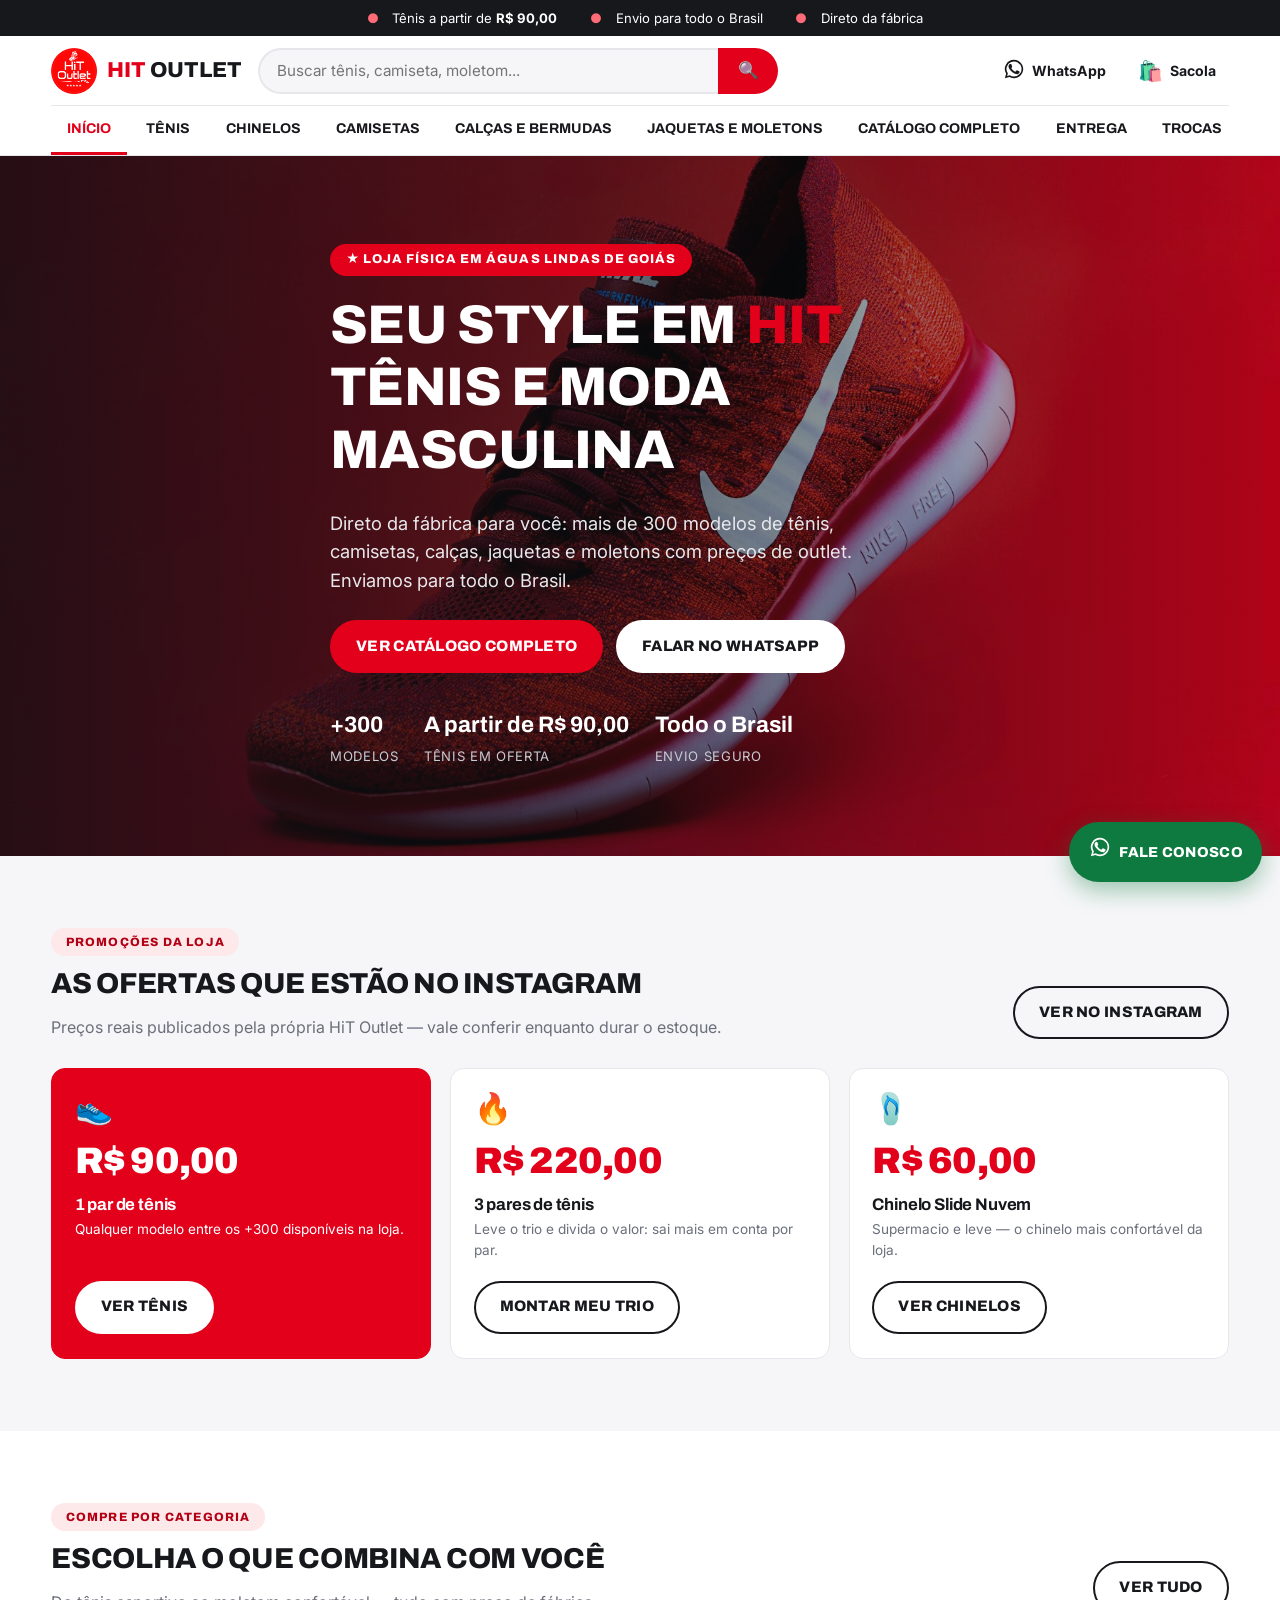
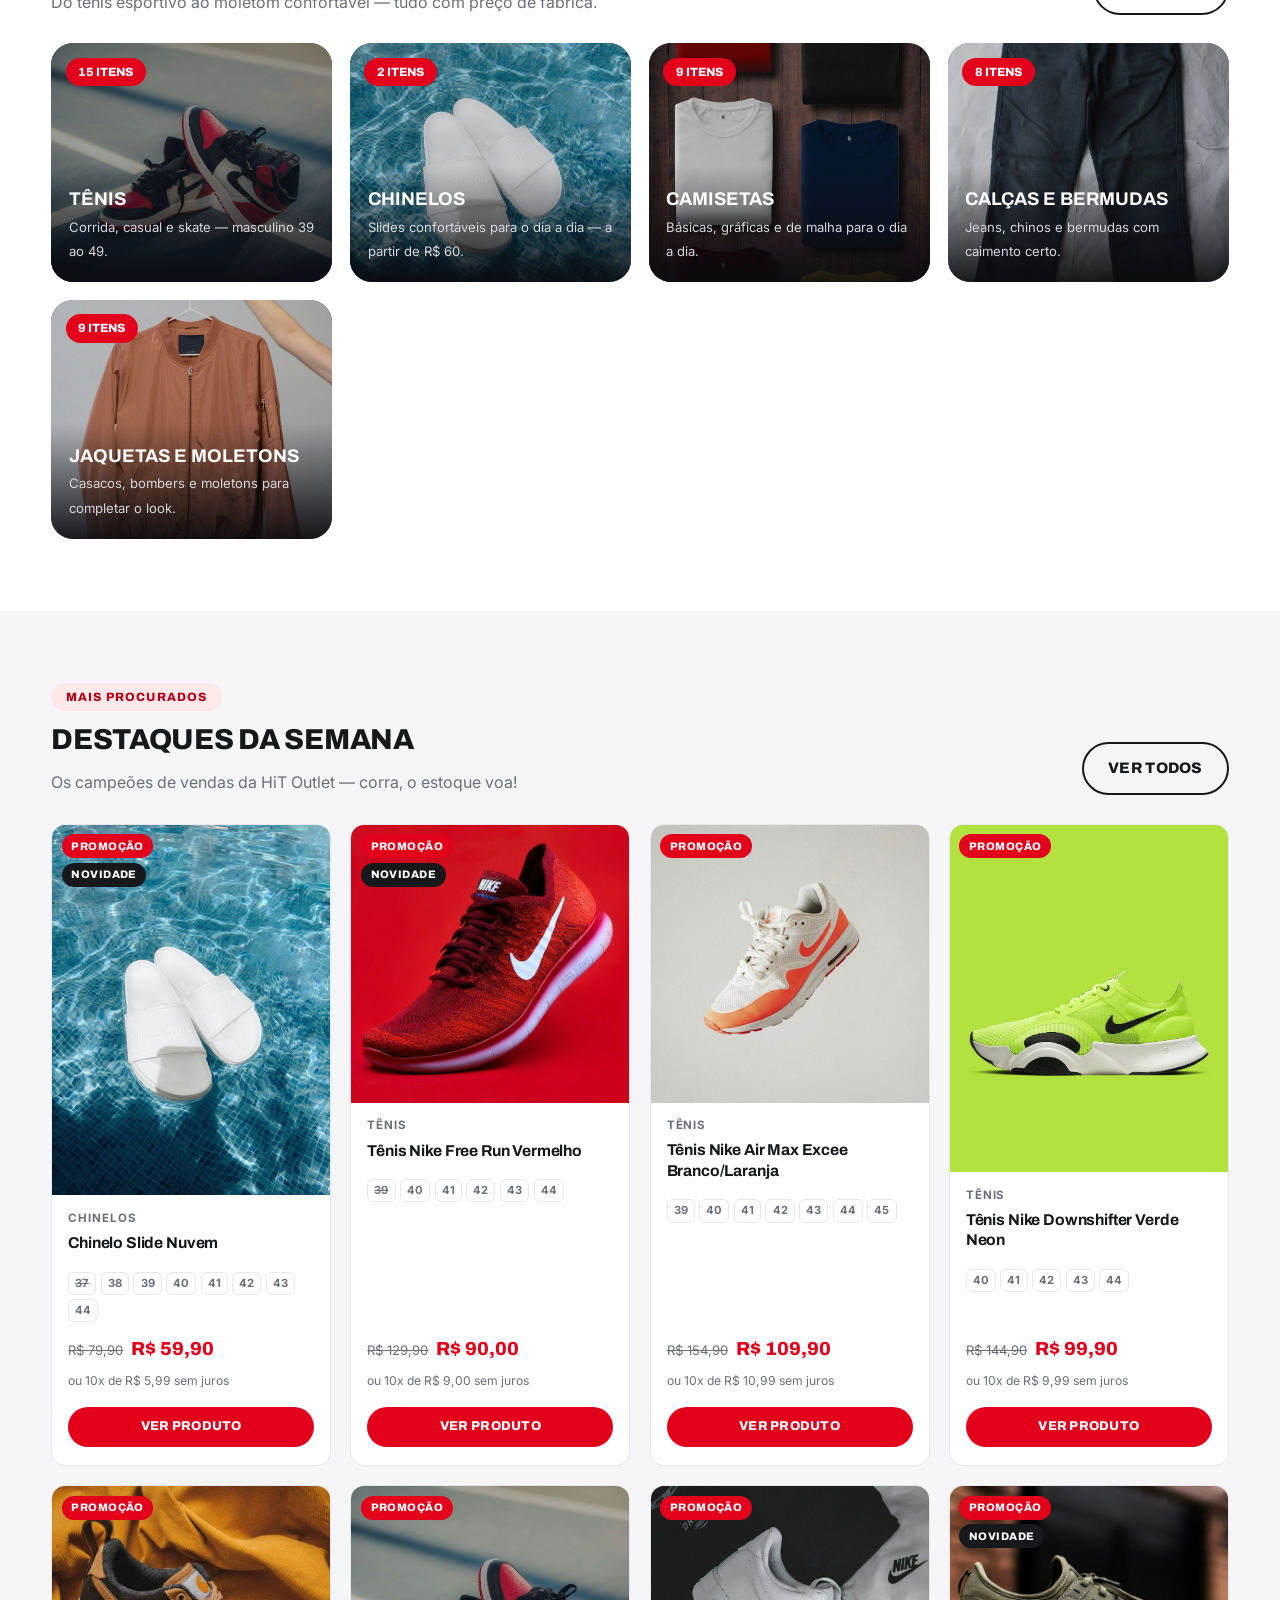
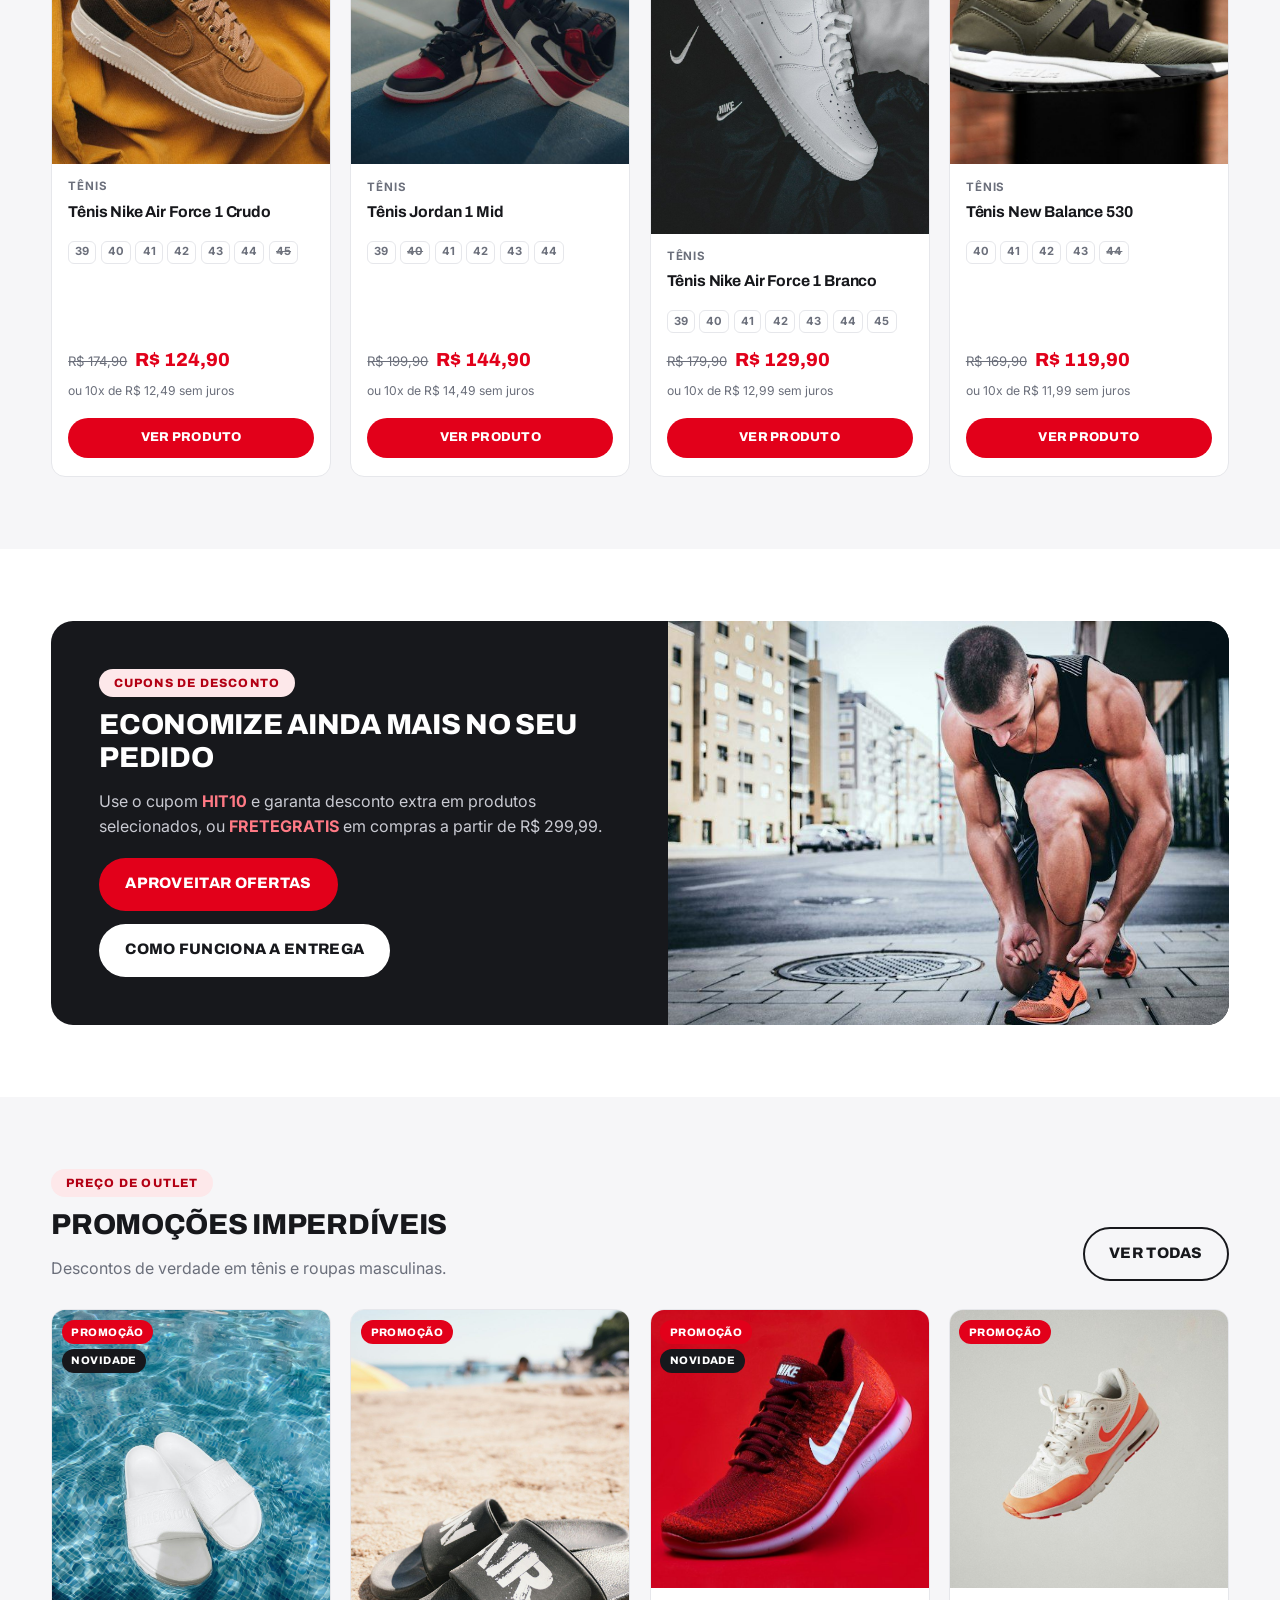
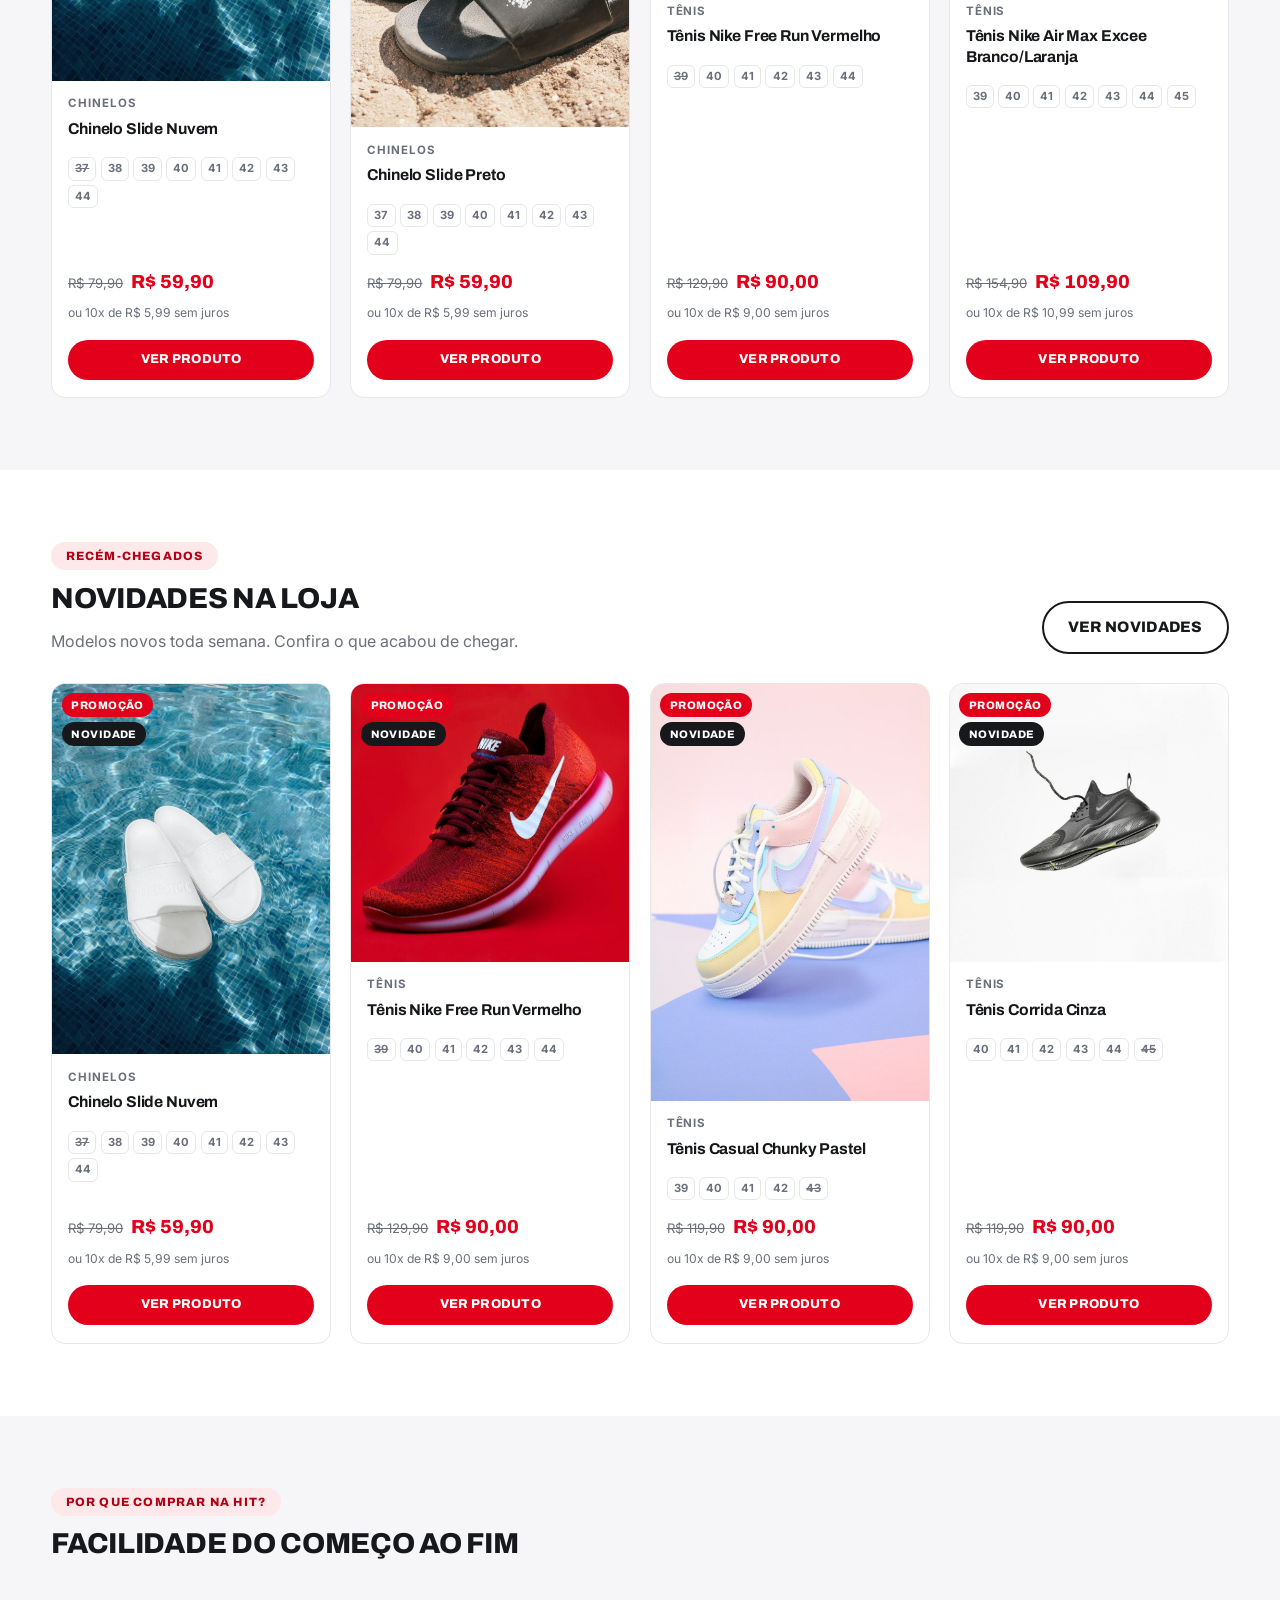
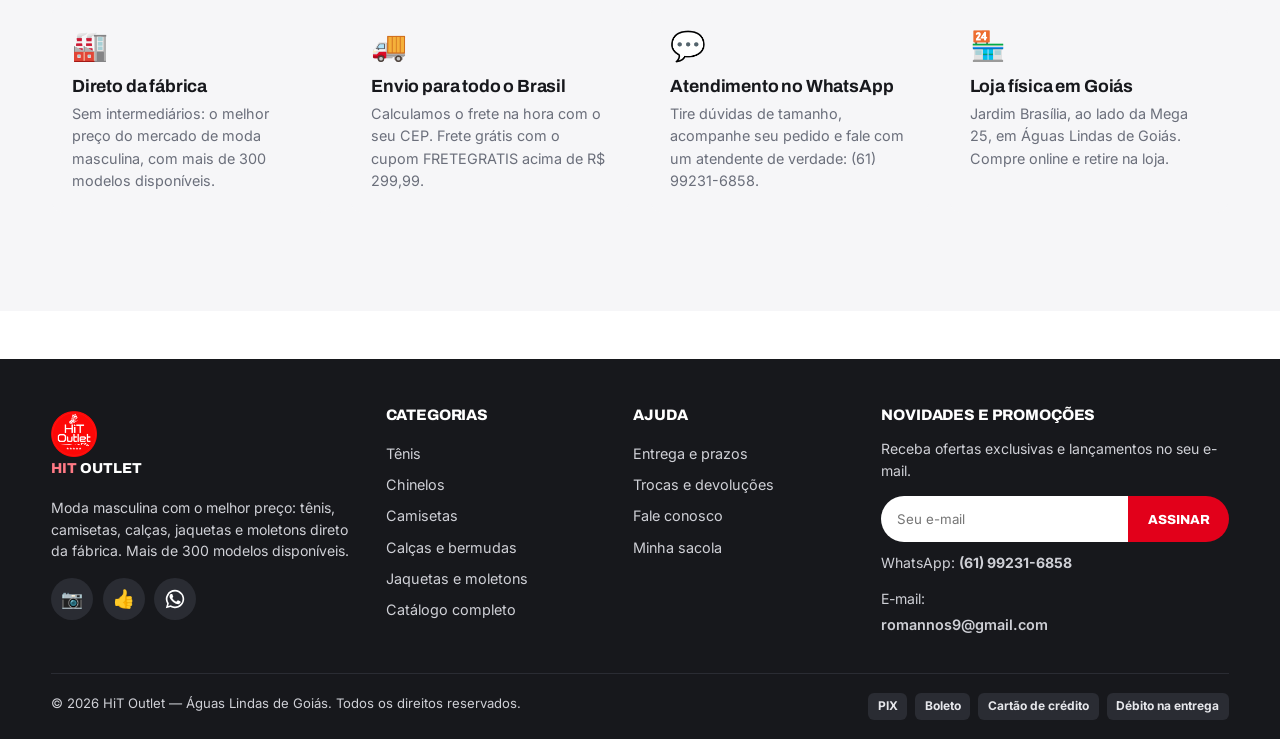
<file: index.html>
<!DOCTYPE html>
<html lang="pt-BR">
<head>
  <meta charset="UTF-8">
  <meta name="viewport" content="width=device-width, initial-scale=1">
  <title>HiT Outlet — Tênis e moda masculina com o melhor preço</title>
  <meta name="description" content="HiT Outlet: tênis, camisetas, calças, jaquetas e moletons masculinos direto da fábrica. Mais de 300 modelos, envio para todo o Brasil. Confira as ofertas!">
  <link rel="icon" type="image/png" href="assets/img/marca/favicon.png">
  <link rel="preconnect" href="https://fonts.googleapis.com">
  <link rel="preconnect" href="https://fonts.gstatic.com" crossorigin>
  <link href="https://fonts.googleapis.com/css2?family=Archivo:wght@600;700;800;900&family=Inter:wght@400;500;600;700;800&display=swap" rel="stylesheet">
  <link rel="stylesheet" href="css/style.css">
</head>
<body data-pagina="inicio">

  <div id="cabecalho-site"></div>

  <main>
    <!-- ================= HERO ================= -->
    <section class="hero">
      <div class="container hero-conteudo">
        <span class="selo-mini">★ Loja física em Águas Lindas de Goiás</span>
        <h1>Seu style em <span class="grifo">HiT</span><br>tênis e moda masculina</h1>
        <p>Direto da fábrica para você: mais de 300 modelos de tênis, camisetas, calças, jaquetas e moletons com preços de outlet. Enviamos para todo o Brasil.</p>
        <div class="botoes">
          <a class="btn btn-primario" href="catalogo.html">Ver catálogo completo</a>
          <a class="btn btn-branco" href="https://wa.me/5561992316858?text=Olá!%20Vim%20pelo%20site%20da%20HiT%20Outlet%20e%20quero%20saber%20mais." target="_blank" rel="noopener">Falar no WhatsApp</a>
        </div>
        <div class="dados-loja">
          <div class="dado"><strong>+300</strong><span>modelos</span></div>
          <div class="dado"><strong id="dado-tenis-partir">A partir de R$ 90,00</strong><span>tênis em oferta</span></div>
          <div class="dado"><strong>Todo o Brasil</strong><span>envio seguro</span></div>
        </div>
      </div>
    </section>

    <!-- ================= OFERTAS REAIS ================= -->
    <section class="secao secao-ofertas">
      <div class="container">
        <div class="secao-cabecalho">
          <div>
            <span class="selo-titulo">Promoções da loja</span>
            <h2>As ofertas que estão no Instagram</h2>
            <p>Preços reais publicados pela própria HiT Outlet — vale conferir enquanto durar o estoque.</p>
          </div>
          <a class="btn btn-contorno" href="https://www.instagram.com/hit_outlet_01/" target="_blank" rel="noopener">Ver no Instagram</a>
        </div>
        <div class="grade-ofertas" id="grade-ofertas"></div>
      </div>
    </section>

    <!-- ================= CATEGORIAS ================= -->
    <section class="secao">
      <div class="container">
        <div class="secao-cabecalho">
          <div>
            <span class="selo-titulo">Compre por categoria</span>
            <h2>Escolha o que combina com você</h2>
            <p>Do tênis esportivo ao moletom confortável — tudo com preço de fábrica.</p>
          </div>
          <a class="btn btn-contorno" href="catalogo.html">Ver tudo</a>
        </div>
        <div class="grade-categorias" id="grade-categorias"></div>
      </div>
    </section>

    <!-- ================= DESTAQUES ================= -->
    <section class="secao secao-cinza">
      <div class="container">
        <div class="secao-cabecalho">
          <div>
            <span class="selo-titulo">Mais procurados</span>
            <h2>Destaques da semana</h2>
            <p>Os campeões de vendas da HiT Outlet — corra, o estoque voa!</p>
          </div>
          <a class="btn btn-contorno" href="catalogo.html?ordenacao=relevancia">Ver todos</a>
        </div>
        <div class="grade-produtos" id="grade-destaques"></div>
      </div>
    </section>

    <!-- ================= CAMPANHA ================= -->
    <section class="secao">
      <div class="container">
        <div class="faixa-campanha">
          <div class="texto">
            <span class="selo-titulo">Cupons de desconto</span>
            <h2>Economize ainda mais no seu pedido</h2>
            <p>Use o cupom <strong class="texto-vermelho">HIT10</strong> e garanta desconto extra em produtos selecionados, ou <strong class="texto-vermelho">FRETEGRATIS</strong> em compras a partir de R$ 299,99.</p>
            <div class="linha-flex mt-2">
              <a class="btn btn-primario" href="catalogo.html">Aproveitar ofertas</a>
              <a class="btn btn-branco" href="entrega.html">Como funciona a entrega</a>
            </div>
          </div>
          <div class="imagem">
            <img src="assets/img/campanha.jpg" alt="Campanha de ofertas da HiT Outlet" loading="lazy">
          </div>
        </div>
      </div>
    </section>

    <!-- ================= PROMOÇÕES ================= -->
    <section class="secao secao-cinza">
      <div class="container">
        <div class="secao-cabecalho">
          <div>
            <span class="selo-titulo">Preço de outlet</span>
            <h2>Promoções imperdíveis</h2>
            <p>Descontos de verdade em tênis e roupas masculinas.</p>
          </div>
          <a class="btn btn-contorno" href="catalogo.html">Ver todas</a>
        </div>
        <div class="grade-produtos" id="grade-promocoes"></div>
      </div>
    </section>

    <!-- ================= NOVIDADES ================= -->
    <section class="secao">
      <div class="container">
        <div class="secao-cabecalho">
          <div>
            <span class="selo-titulo">Recém-chegados</span>
            <h2>Novidades na loja</h2>
            <p>Modelos novos toda semana. Confira o que acabou de chegar.</p>
          </div>
          <a class="btn btn-contorno" href="catalogo.html?ordenacao=novidades">Ver novidades</a>
        </div>
        <div class="grade-produtos" id="grade-novidades"></div>
      </div>
    </section>

    <!-- ================= CONFIANÇA ================= -->
    <section class="secao secao-cinza">
      <div class="container">
        <div class="secao-cabecalho">
          <div>
            <span class="selo-titulo">Por que comprar na HiT?</span>
            <h2>Facilidade do começo ao fim</h2>
          </div>
        </div>
        <div class="grade-informacao">
          <div class="cartao-info">
            <div class="icone">🏭</div>
            <h3>Direto da fábrica</h3>
            <p>Sem intermediários: o melhor preço do mercado de moda masculina, com mais de 300 modelos disponíveis.</p>
          </div>
          <div class="cartao-info">
            <div class="icone">🚚</div>
            <h3>Envio para todo o Brasil</h3>
            <p>Calculamos o frete na hora com o seu CEP. Frete grátis com o cupom FRETEGRATIS acima de R$ 299,99.</p>
          </div>
          <div class="cartao-info">
            <div class="icone">💬</div>
            <h3>Atendimento no WhatsApp</h3>
            <p>Tire dúvidas de tamanho, acompanhe seu pedido e fale com um atendente de verdade: (61) 99231-6858.</p>
          </div>
          <div class="cartao-info">
            <div class="icone">🏪</div>
            <h3>Loja física em Goiás</h3>
            <p>Jardim Brasília, ao lado da Mega 25, em Águas Lindas de Goiás. Compre online e retire na loja.</p>
          </div>
        </div>
      </div>
    </section>
  </main>

  <footer id="rodape-site"></footer>

  <script src="assets/js/data.js"></script>
  <script src="assets/js/main.js"></script>
  <script src="assets/js/index.js"></script>
</body>
</html>
</file>
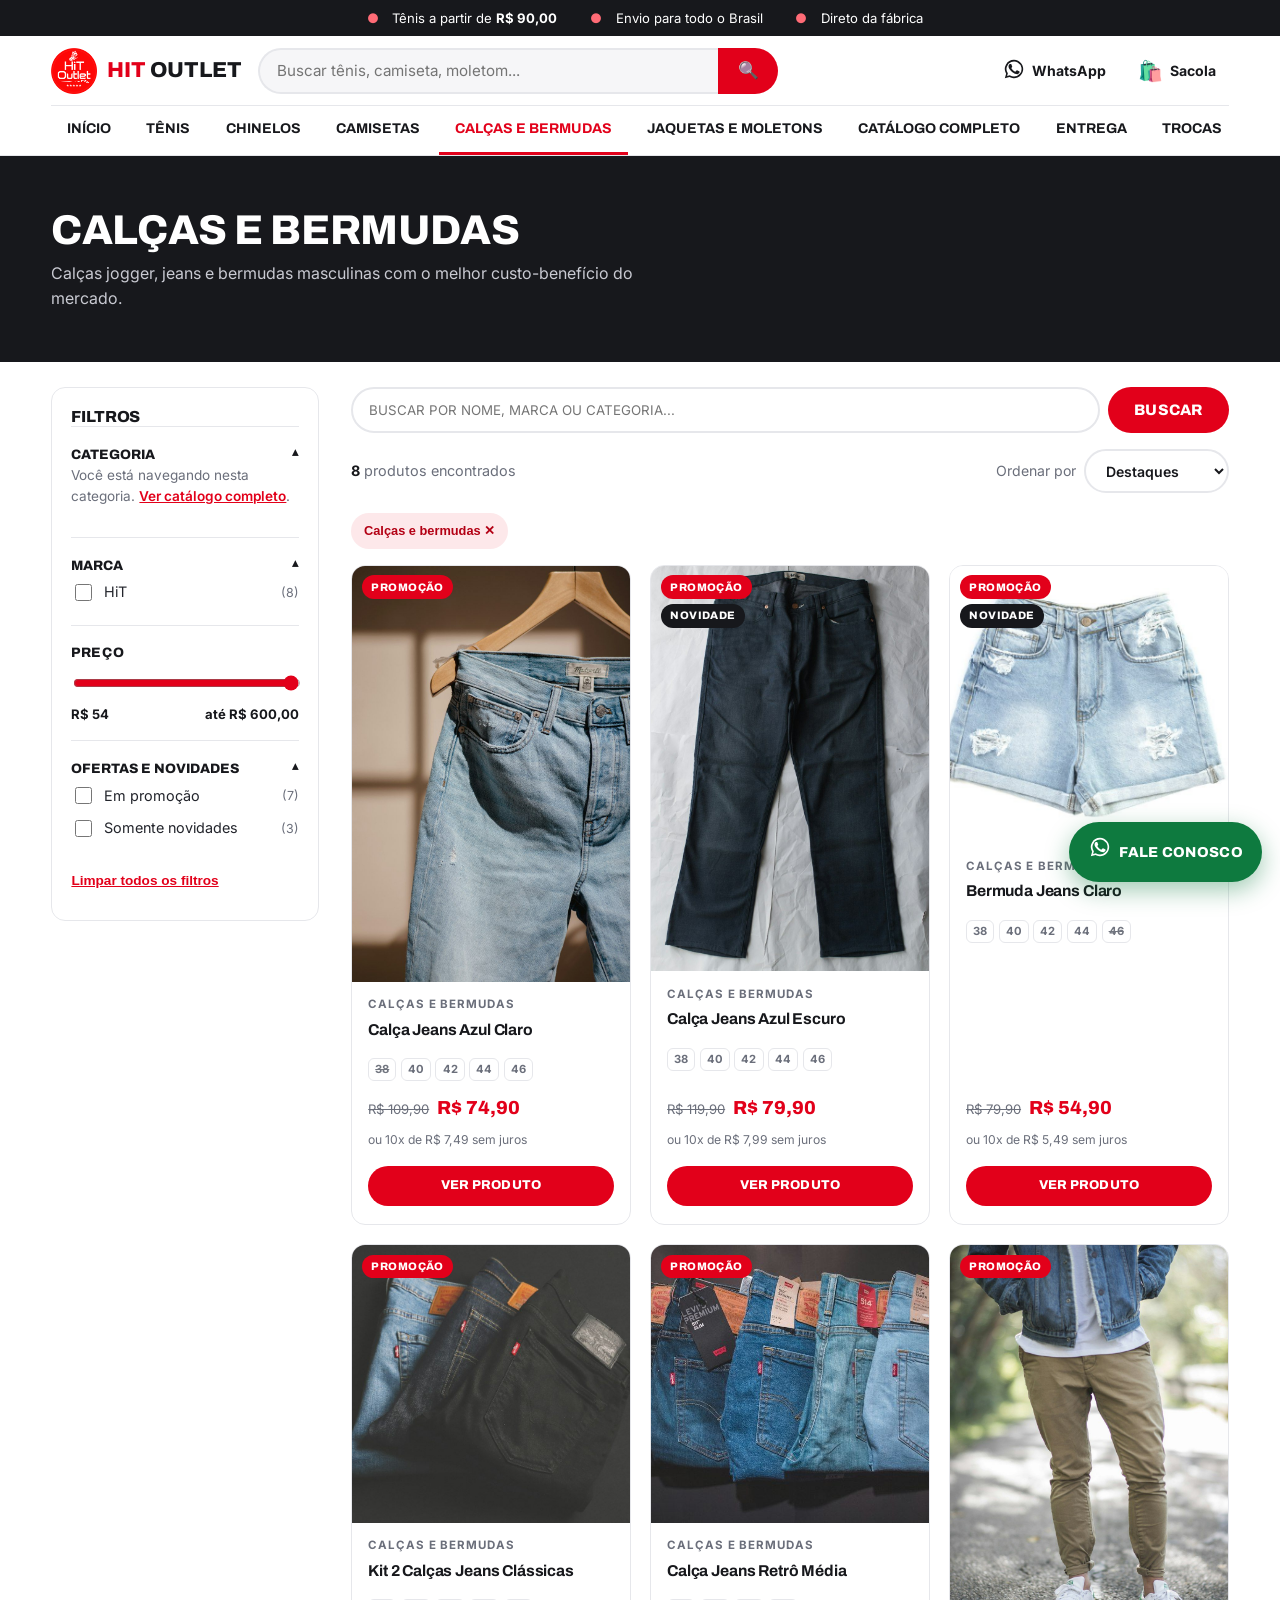
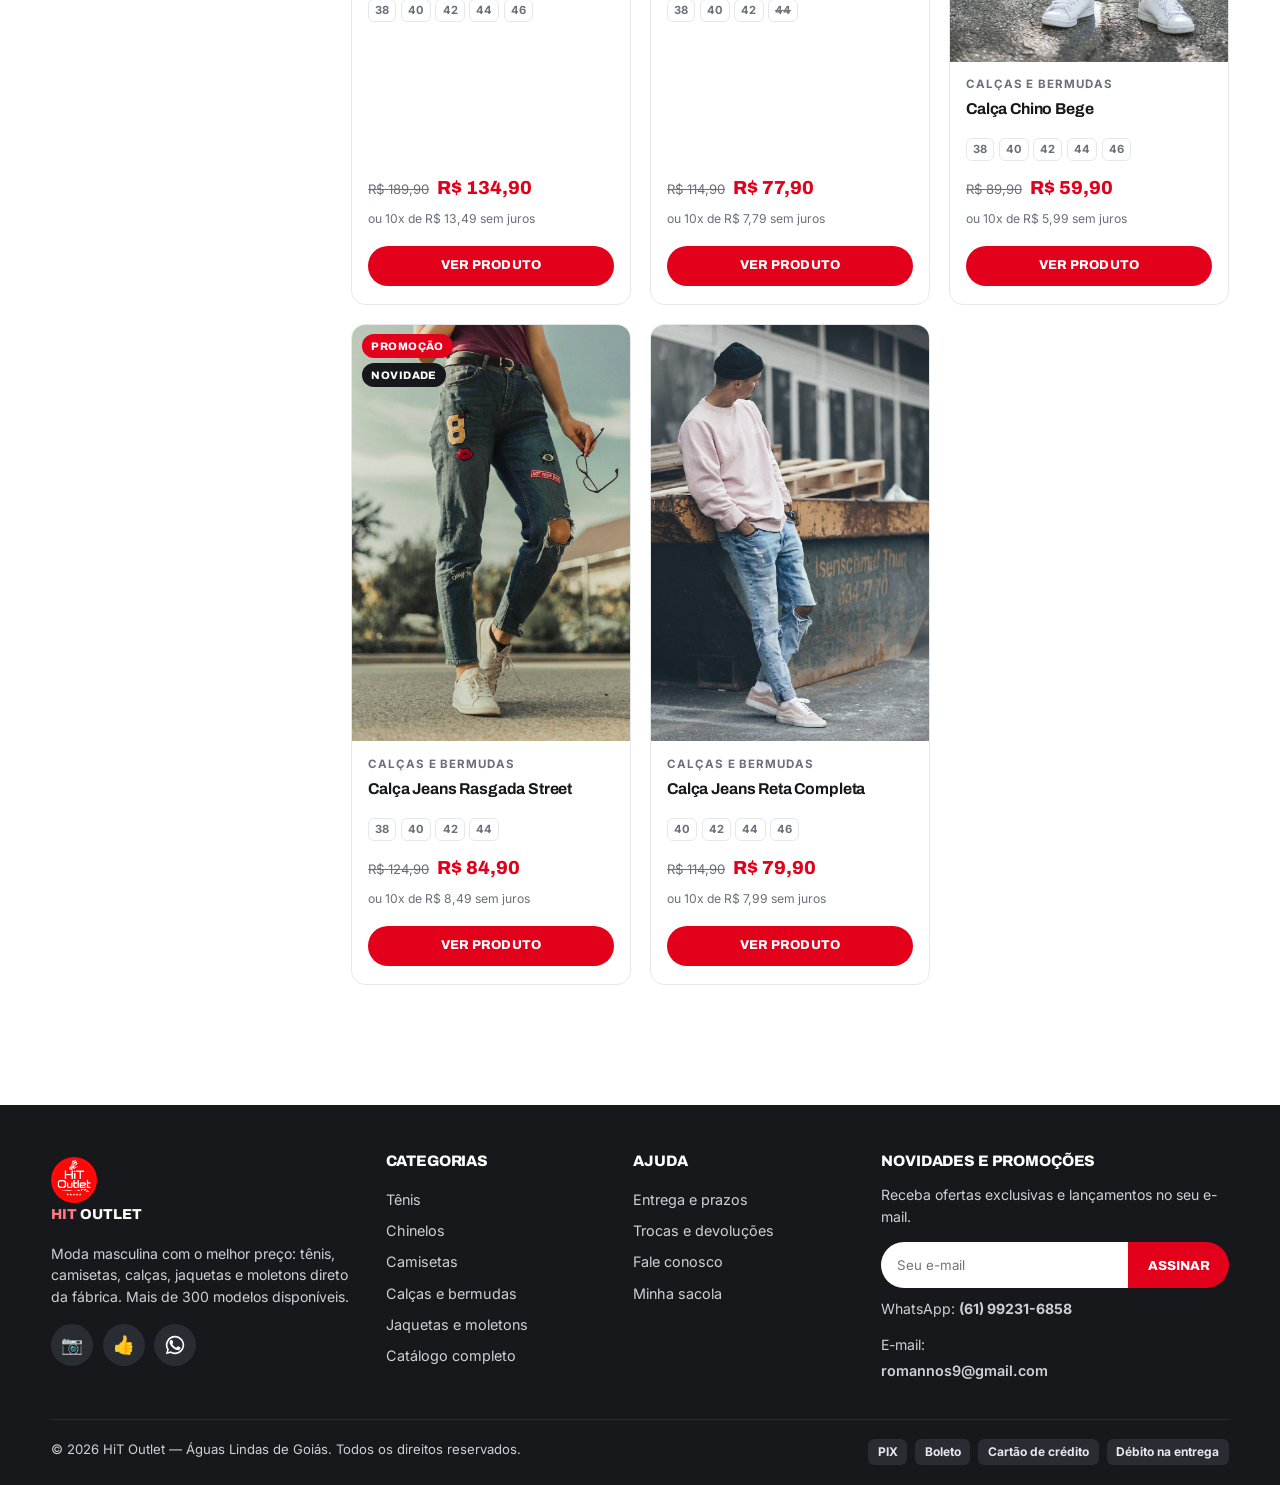
<file: calcas-bermudas.html>
<!DOCTYPE html>
<html lang="pt-BR">
<head>
  <meta charset="UTF-8">
  <meta name="viewport" content="width=device-width, initial-scale=1">
  <title>Calças e bermudas — HiT Outlet</title>
  <meta name="description" content="Catálogo completo da HiT Outlet: tênis, camisetas, calças, jaquetas e moletons masculinos com preços de outlet. Filtre por categoria, marca e preço.">
  <link rel="icon" type="image/png" href="assets/img/marca/favicon.png">
  <link rel="preconnect" href="https://fonts.googleapis.com">
  <link rel="preconnect" href="https://fonts.gstatic.com" crossorigin>
  <link href="https://fonts.googleapis.com/css2?family=Archivo:wght@600;700;800;900&family=Inter:wght@400;500;600;700;800&display=swap" rel="stylesheet">
  <link rel="stylesheet" href="css/style.css">
</head>
<body data-pagina="cat-calcas" data-categoria="calcas">

  <div id="cabecalho-site"></div>

  <main>
    <div class="cabecalho-pagina">
      <div class="container">
        <h1>Calças e bermudas</h1>
        <p>Calças jogger, jeans e bermudas masculinas com o melhor custo-benefício do mercado.</p>
      </div>
    </div>

    <div class="secao" style="padding-top:1.6rem">
      <div class="container pagina-catalogo">

        <!-- ============ FILTROS ============ -->
        <aside class="filtros-coluna" id="filtros-coluna" aria-label="Filtros de produtos">
          <div class="filtros">
            <div class="linha-flex" style="justify-content:space-between">
              <h2 style="margin:0">Filtros</h2>
              <button class="btn btn-mini btn-contorno fecha-filtros" id="btn-fechar-filtros" style="display:none">✕ Fechar</button>
            </div>

            <div class="grupo-filtro">
              <button class="btn-toggle-filtro" data-alvo="filtro-categorias-wrap" aria-expanded="true">
                Categoria <span class="seta">▾</span>
              </button>
              <div class="filtro-aberto mostrar" id="filtro-categorias-wrap">
                <p class="texto-pequeno texto-suave">Você está navegando nesta categoria. <a href="catalogo.html">Ver catálogo completo</a>.</p>
              </div>
            </div>

            <div class="grupo-filtro">
              <button class="btn-toggle-filtro" data-alvo="filtro-marcas-wrap" aria-expanded="true">
                Marca <span class="seta">▾</span>
              </button>
              <div class="filtro-aberto mostrar" id="filtro-marcas-wrap">
                <div id="filtro-marcas"></div>
              </div>
            </div>

            <div class="grupo-filtro">
              <div class="titulo-grupo">Preço</div>
              <label class="somente-leitor" for="filtro-faixa">Preço máximo</label>
              <input type="range" id="filtro-faixa" min="30" max="600" step="10">
              <div class="faixa-preco-valores">
                <span id="faixa-minimo">R$ 30</span>
                <span id="faixa-valor"></span>
              </div>
            </div>

            <div class="grupo-filtro">
              <button class="btn-toggle-filtro" data-alvo="filtro-cupons-wrap" aria-expanded="true">
                Ofertas e novidades <span class="seta">▾</span>
              </button>
              <div class="filtro-aberto mostrar" id="filtro-cupons-wrap">
                <div id="filtro-cupons"></div>
              </div>
            </div>

            <button class="limpar-filtros" id="btn-limpar-filtros">Limpar todos os filtros</button>
          </div>
        </aside>

        <!-- ============ RESULTADOS ============ -->
        <section>
          <form class="cupom-linha" id="form-busca-topo" style="margin:0 0 1rem" role="search">
            <label class="somente-leitor" for="busca-topo">Buscar no catálogo</label>
            <input type="search" id="busca-topo" placeholder="Buscar por nome, marca ou categoria...">
            <button class="btn btn-primario" type="submit">Buscar</button>
          </form>

          <div class="barra-catalogo">
            <span class="contagem-resultados" id="contagem-resultados"></span>
            <div class="linha-flex">
              <button class="btn btn-mini btn-contorno btn-filtros-mobile" id="btn-filtros-mobile">⚙ Filtros</button>
              <label class="seletor-ordenacao">
                Ordenar por
                <select id="ordenacao" aria-label="Ordenar produtos">
                  <option value="relevancia">Destaques</option>
                  <option value="menor-preco">Menor preço</option>
                  <option value="maior-preco">Maior preço</option>
                  <option value="novidades">Novidades</option>
                  <option value="nome">Nome (A–Z)</option>
                </select>
              </label>
            </div>
          </div>

          <div class="chips-ativos" id="chips-ativos" style="display:none"></div>
          <div class="grade-produtos" id="grade-resultados"></div>
        </section>

      </div>
    </div>
  </main>

  <footer id="rodape-site"></footer>

  <script src="assets/js/data.js"></script>
  <script src="assets/js/main.js"></script>
  <script src="assets/js/catalogo.js"></script>
  
</body>
</html>
</file>
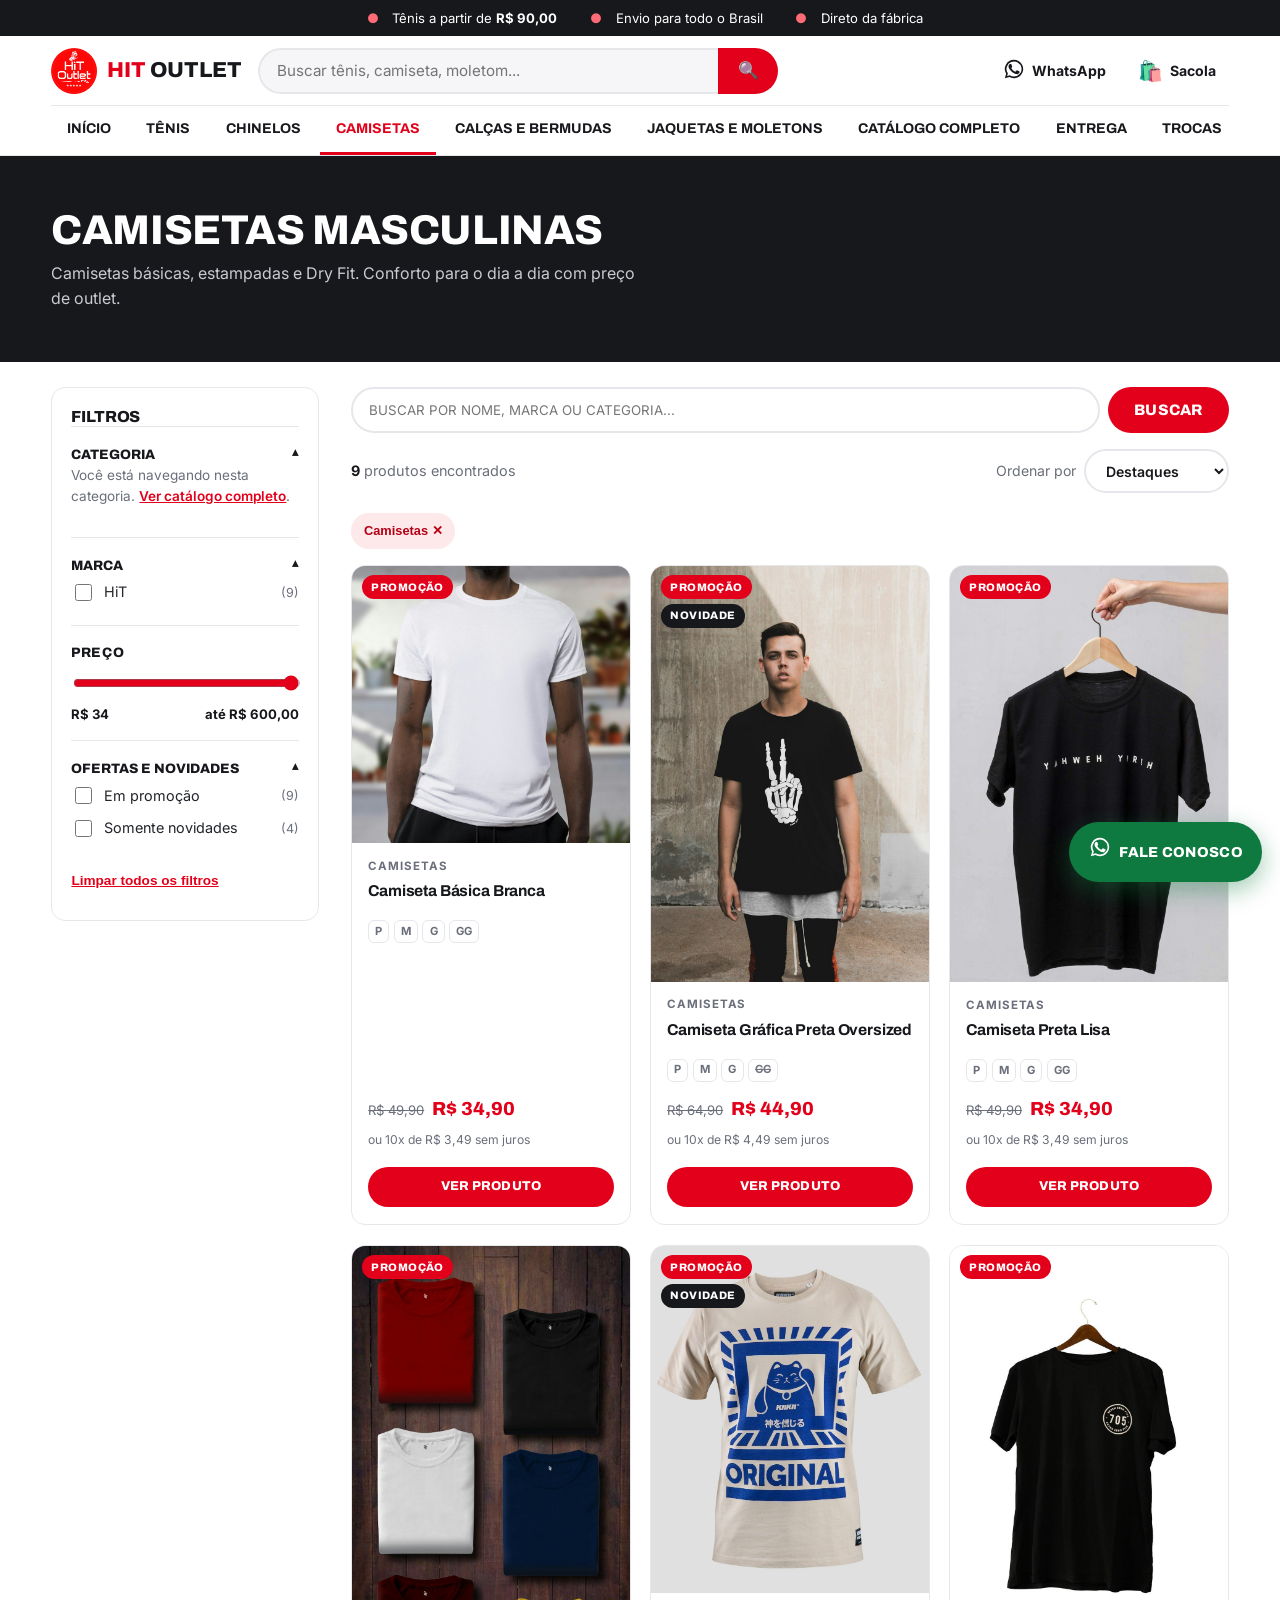
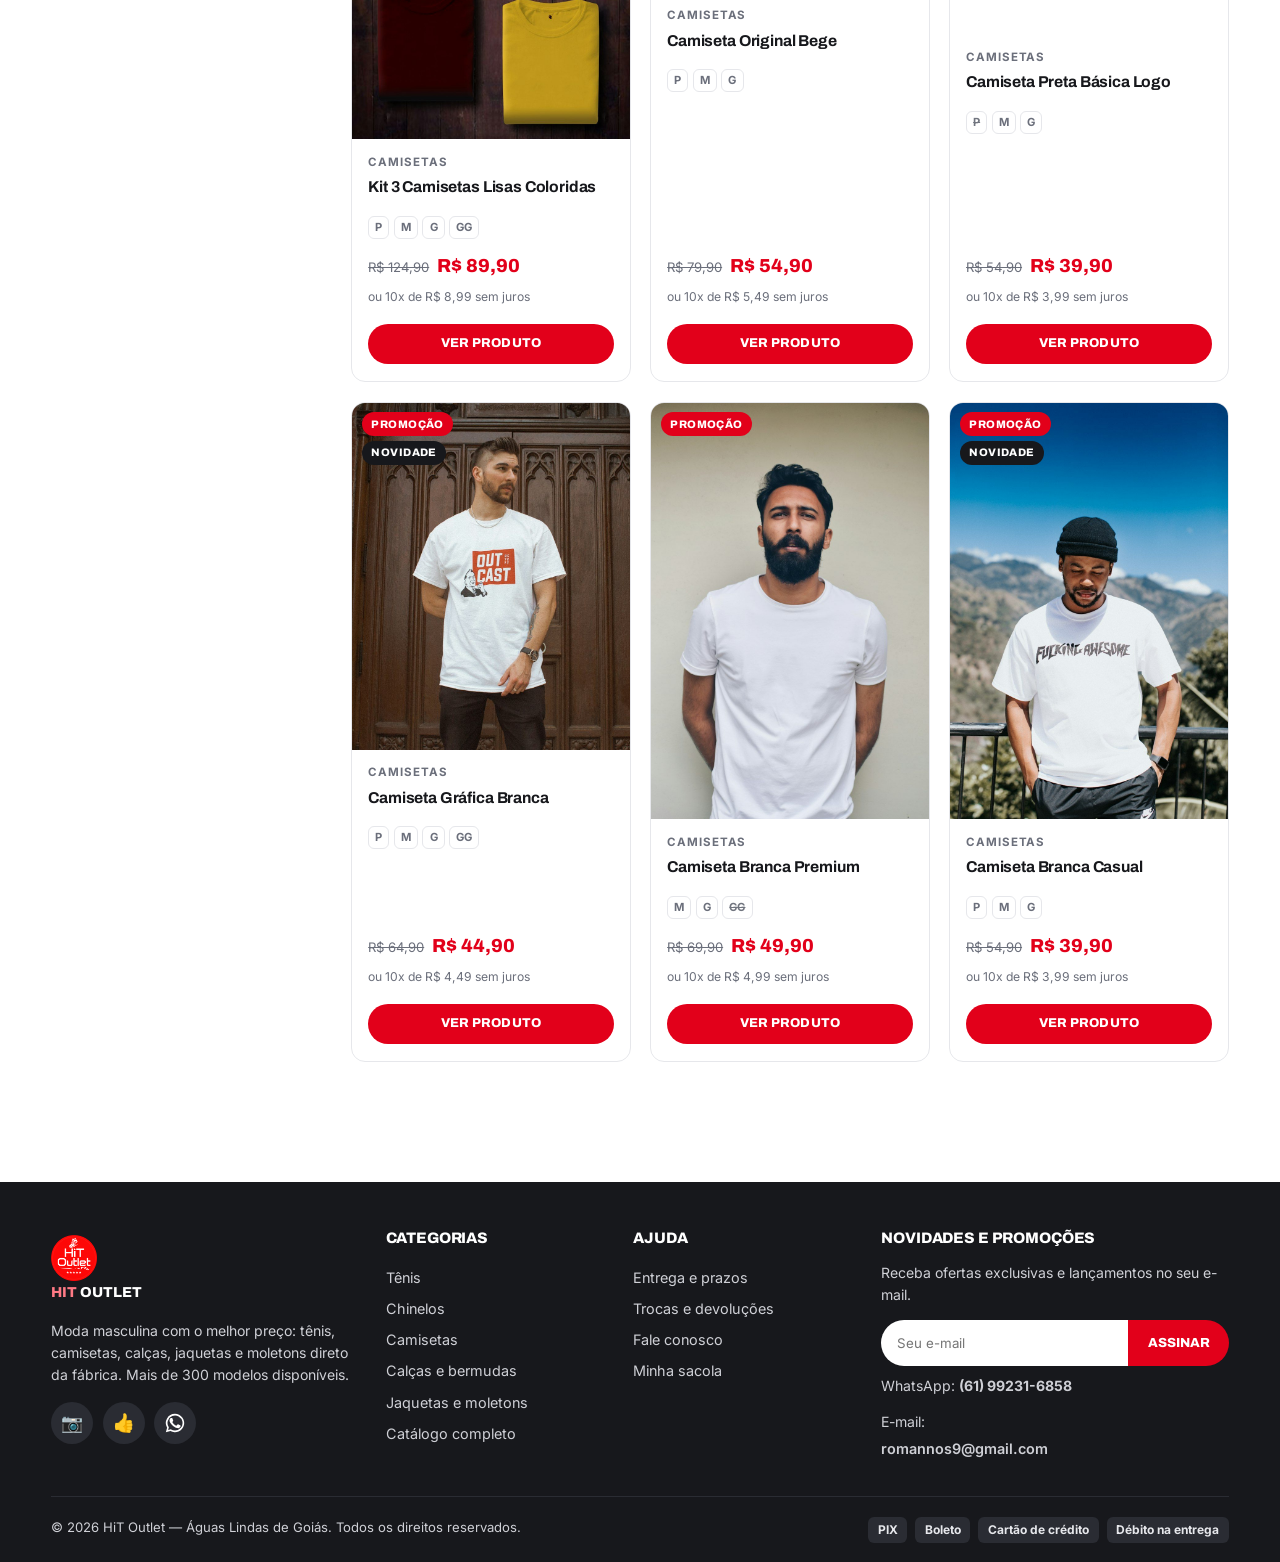
<file: camisetas.html>
<!DOCTYPE html>
<html lang="pt-BR">
<head>
  <meta charset="UTF-8">
  <meta name="viewport" content="width=device-width, initial-scale=1">
  <title>Camisetas masculinas — HiT Outlet</title>
  <meta name="description" content="Catálogo completo da HiT Outlet: tênis, camisetas, calças, jaquetas e moletons masculinos com preços de outlet. Filtre por categoria, marca e preço.">
  <link rel="icon" type="image/png" href="assets/img/marca/favicon.png">
  <link rel="preconnect" href="https://fonts.googleapis.com">
  <link rel="preconnect" href="https://fonts.gstatic.com" crossorigin>
  <link href="https://fonts.googleapis.com/css2?family=Archivo:wght@600;700;800;900&family=Inter:wght@400;500;600;700;800&display=swap" rel="stylesheet">
  <link rel="stylesheet" href="css/style.css">
</head>
<body data-pagina="cat-camisetas" data-categoria="camisetas">

  <div id="cabecalho-site"></div>

  <main>
    <div class="cabecalho-pagina">
      <div class="container">
        <h1>Camisetas masculinas</h1>
        <p>Camisetas básicas, estampadas e Dry Fit. Conforto para o dia a dia com preço de outlet.</p>
      </div>
    </div>

    <div class="secao" style="padding-top:1.6rem">
      <div class="container pagina-catalogo">

        <!-- ============ FILTROS ============ -->
        <aside class="filtros-coluna" id="filtros-coluna" aria-label="Filtros de produtos">
          <div class="filtros">
            <div class="linha-flex" style="justify-content:space-between">
              <h2 style="margin:0">Filtros</h2>
              <button class="btn btn-mini btn-contorno fecha-filtros" id="btn-fechar-filtros" style="display:none">✕ Fechar</button>
            </div>

            <div class="grupo-filtro">
              <button class="btn-toggle-filtro" data-alvo="filtro-categorias-wrap" aria-expanded="true">
                Categoria <span class="seta">▾</span>
              </button>
              <div class="filtro-aberto mostrar" id="filtro-categorias-wrap">
                <p class="texto-pequeno texto-suave">Você está navegando nesta categoria. <a href="catalogo.html">Ver catálogo completo</a>.</p>
              </div>
            </div>

            <div class="grupo-filtro">
              <button class="btn-toggle-filtro" data-alvo="filtro-marcas-wrap" aria-expanded="true">
                Marca <span class="seta">▾</span>
              </button>
              <div class="filtro-aberto mostrar" id="filtro-marcas-wrap">
                <div id="filtro-marcas"></div>
              </div>
            </div>

            <div class="grupo-filtro">
              <div class="titulo-grupo">Preço</div>
              <label class="somente-leitor" for="filtro-faixa">Preço máximo</label>
              <input type="range" id="filtro-faixa" min="30" max="600" step="10">
              <div class="faixa-preco-valores">
                <span id="faixa-minimo">R$ 30</span>
                <span id="faixa-valor"></span>
              </div>
            </div>

            <div class="grupo-filtro">
              <button class="btn-toggle-filtro" data-alvo="filtro-cupons-wrap" aria-expanded="true">
                Ofertas e novidades <span class="seta">▾</span>
              </button>
              <div class="filtro-aberto mostrar" id="filtro-cupons-wrap">
                <div id="filtro-cupons"></div>
              </div>
            </div>

            <button class="limpar-filtros" id="btn-limpar-filtros">Limpar todos os filtros</button>
          </div>
        </aside>

        <!-- ============ RESULTADOS ============ -->
        <section>
          <form class="cupom-linha" id="form-busca-topo" style="margin:0 0 1rem" role="search">
            <label class="somente-leitor" for="busca-topo">Buscar no catálogo</label>
            <input type="search" id="busca-topo" placeholder="Buscar por nome, marca ou categoria...">
            <button class="btn btn-primario" type="submit">Buscar</button>
          </form>

          <div class="barra-catalogo">
            <span class="contagem-resultados" id="contagem-resultados"></span>
            <div class="linha-flex">
              <button class="btn btn-mini btn-contorno btn-filtros-mobile" id="btn-filtros-mobile">⚙ Filtros</button>
              <label class="seletor-ordenacao">
                Ordenar por
                <select id="ordenacao" aria-label="Ordenar produtos">
                  <option value="relevancia">Destaques</option>
                  <option value="menor-preco">Menor preço</option>
                  <option value="maior-preco">Maior preço</option>
                  <option value="novidades">Novidades</option>
                  <option value="nome">Nome (A–Z)</option>
                </select>
              </label>
            </div>
          </div>

          <div class="chips-ativos" id="chips-ativos" style="display:none"></div>
          <div class="grade-produtos" id="grade-resultados"></div>
        </section>

      </div>
    </div>
  </main>

  <footer id="rodape-site"></footer>

  <script src="assets/js/data.js"></script>
  <script src="assets/js/main.js"></script>
  <script src="assets/js/catalogo.js"></script>
  
</body>
</html>
</file>
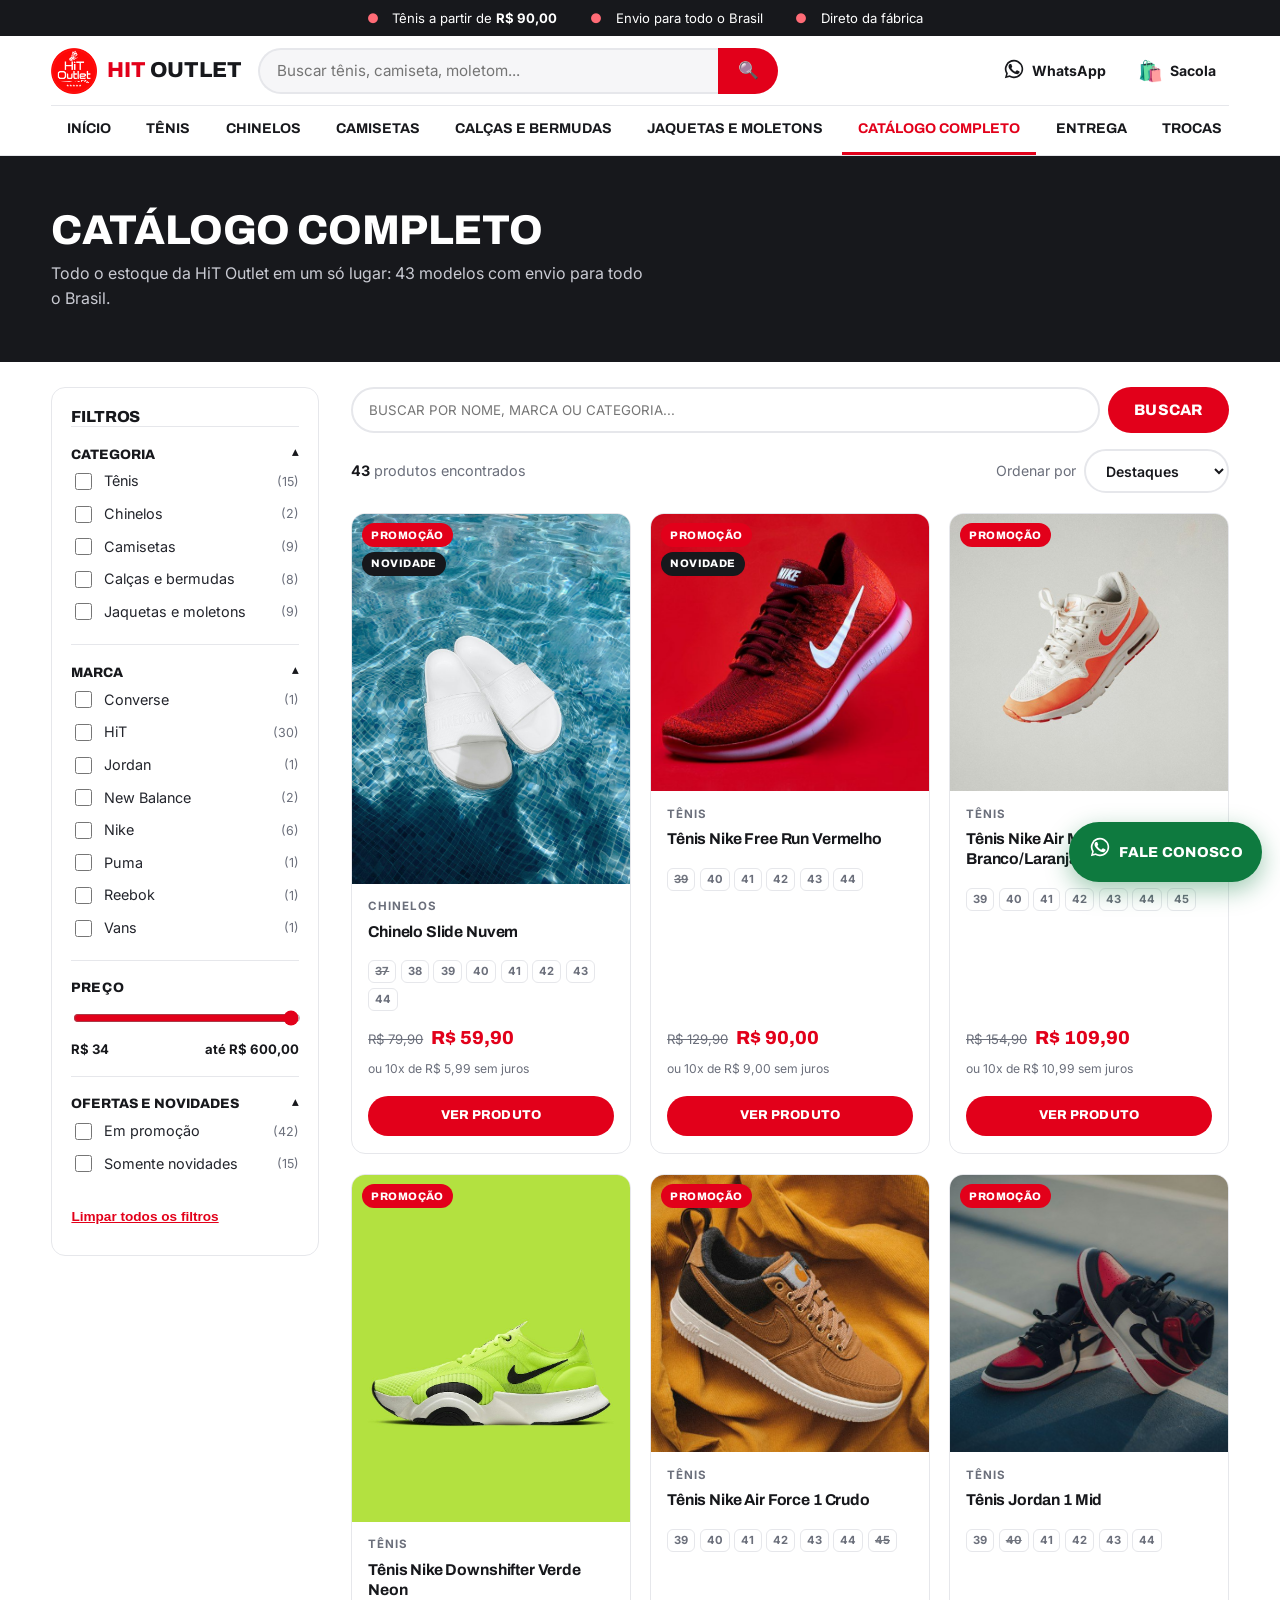
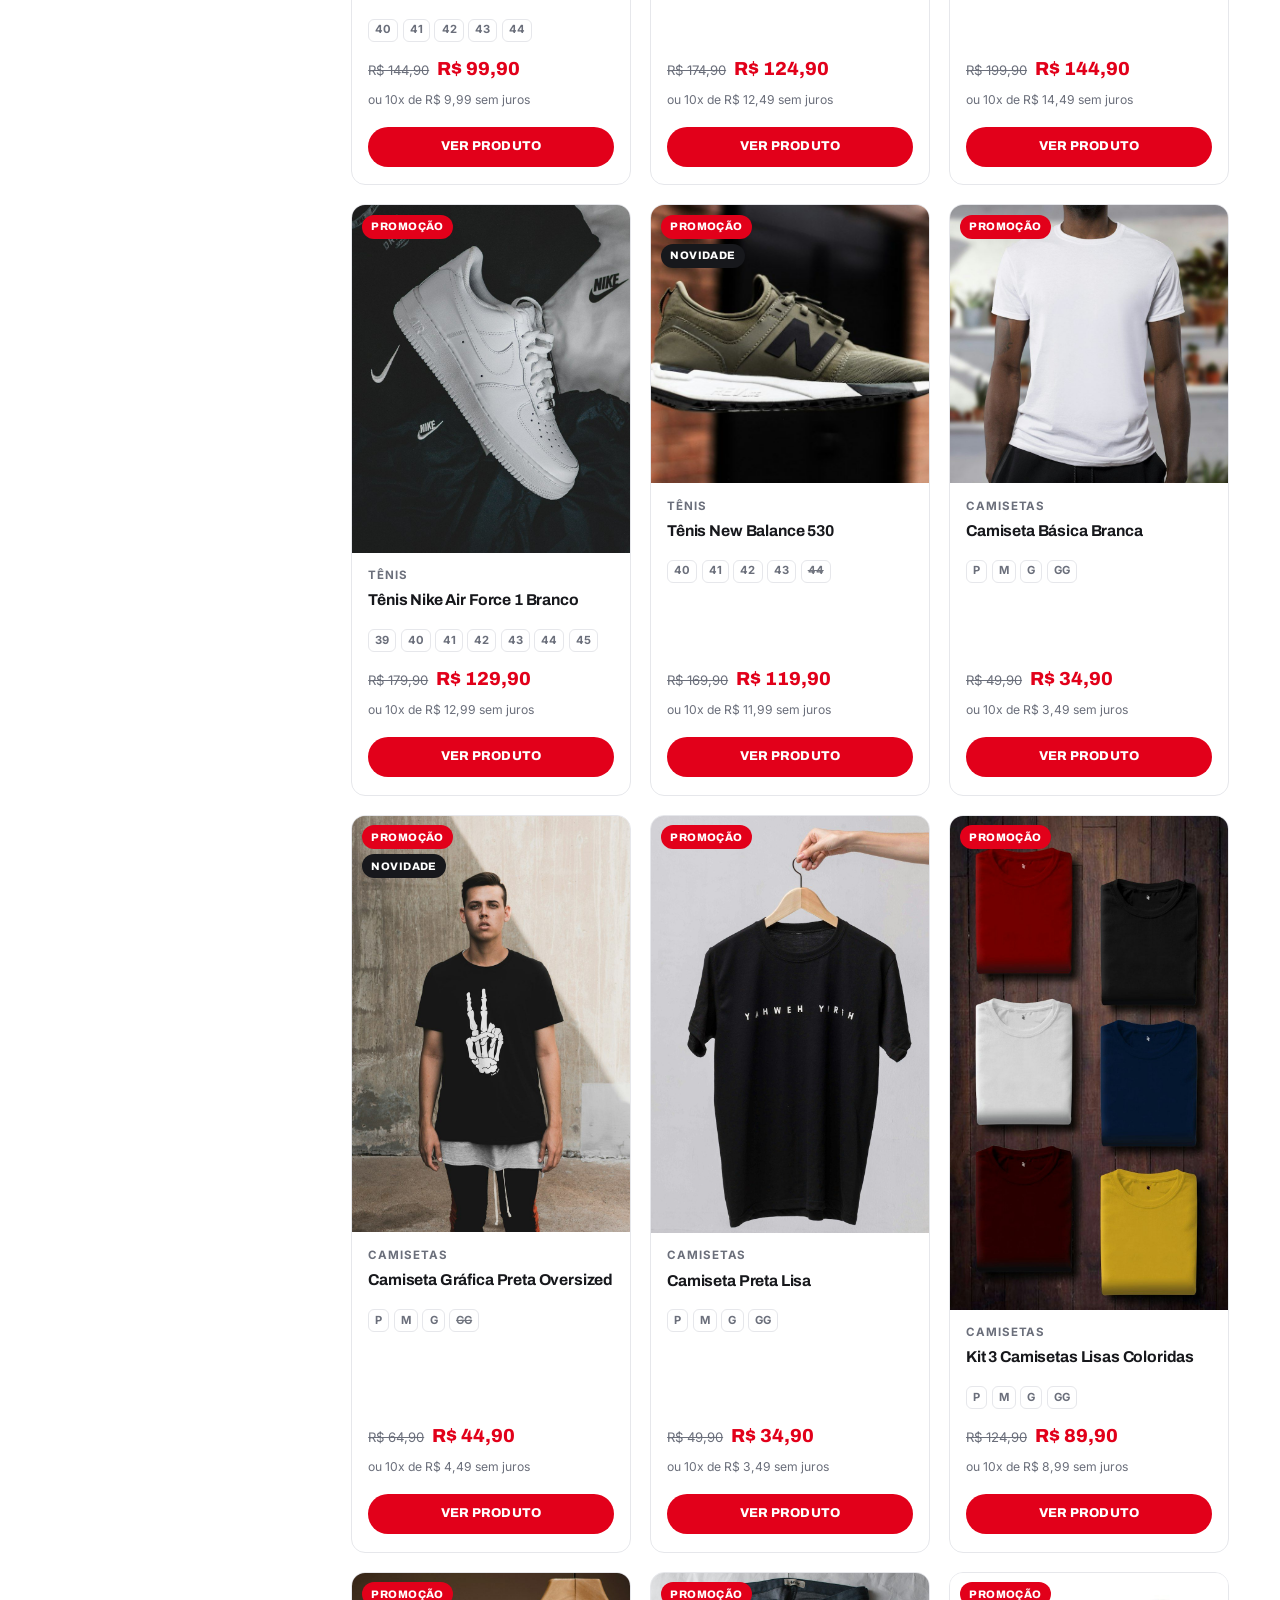
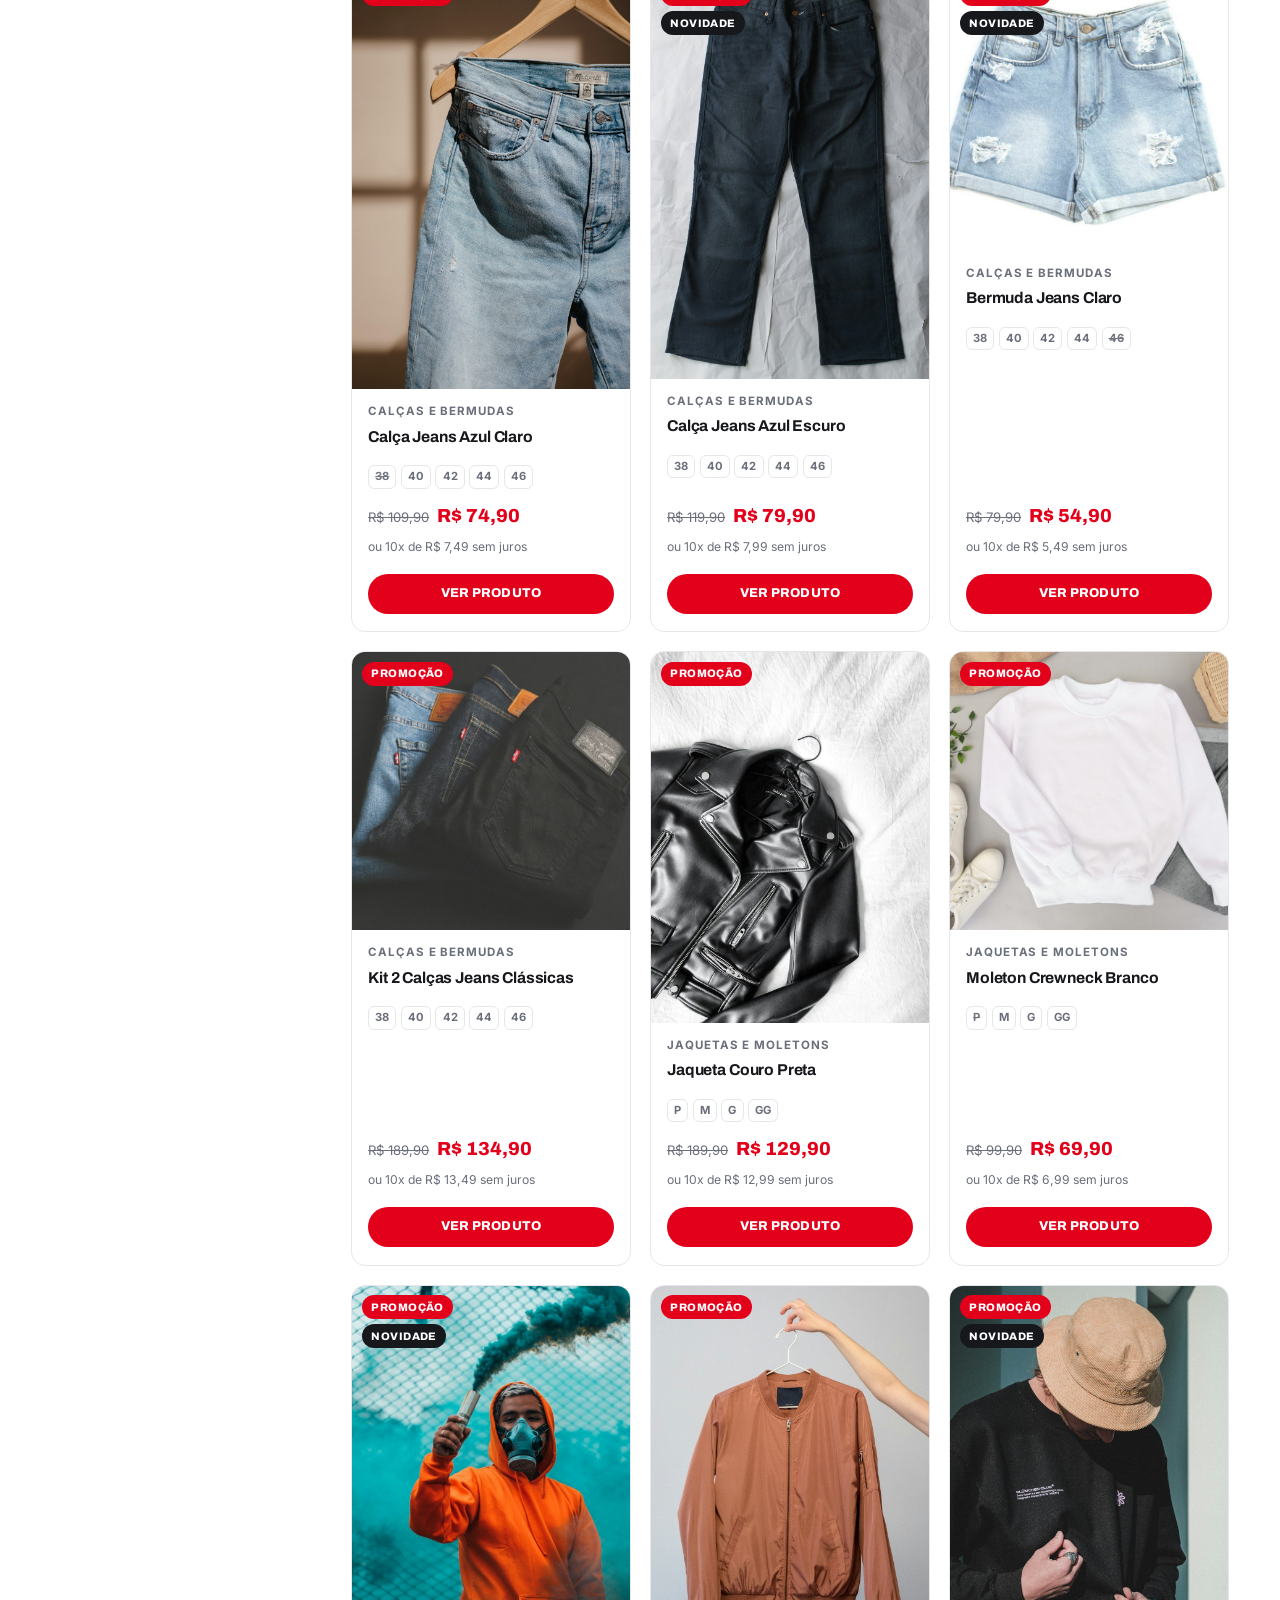
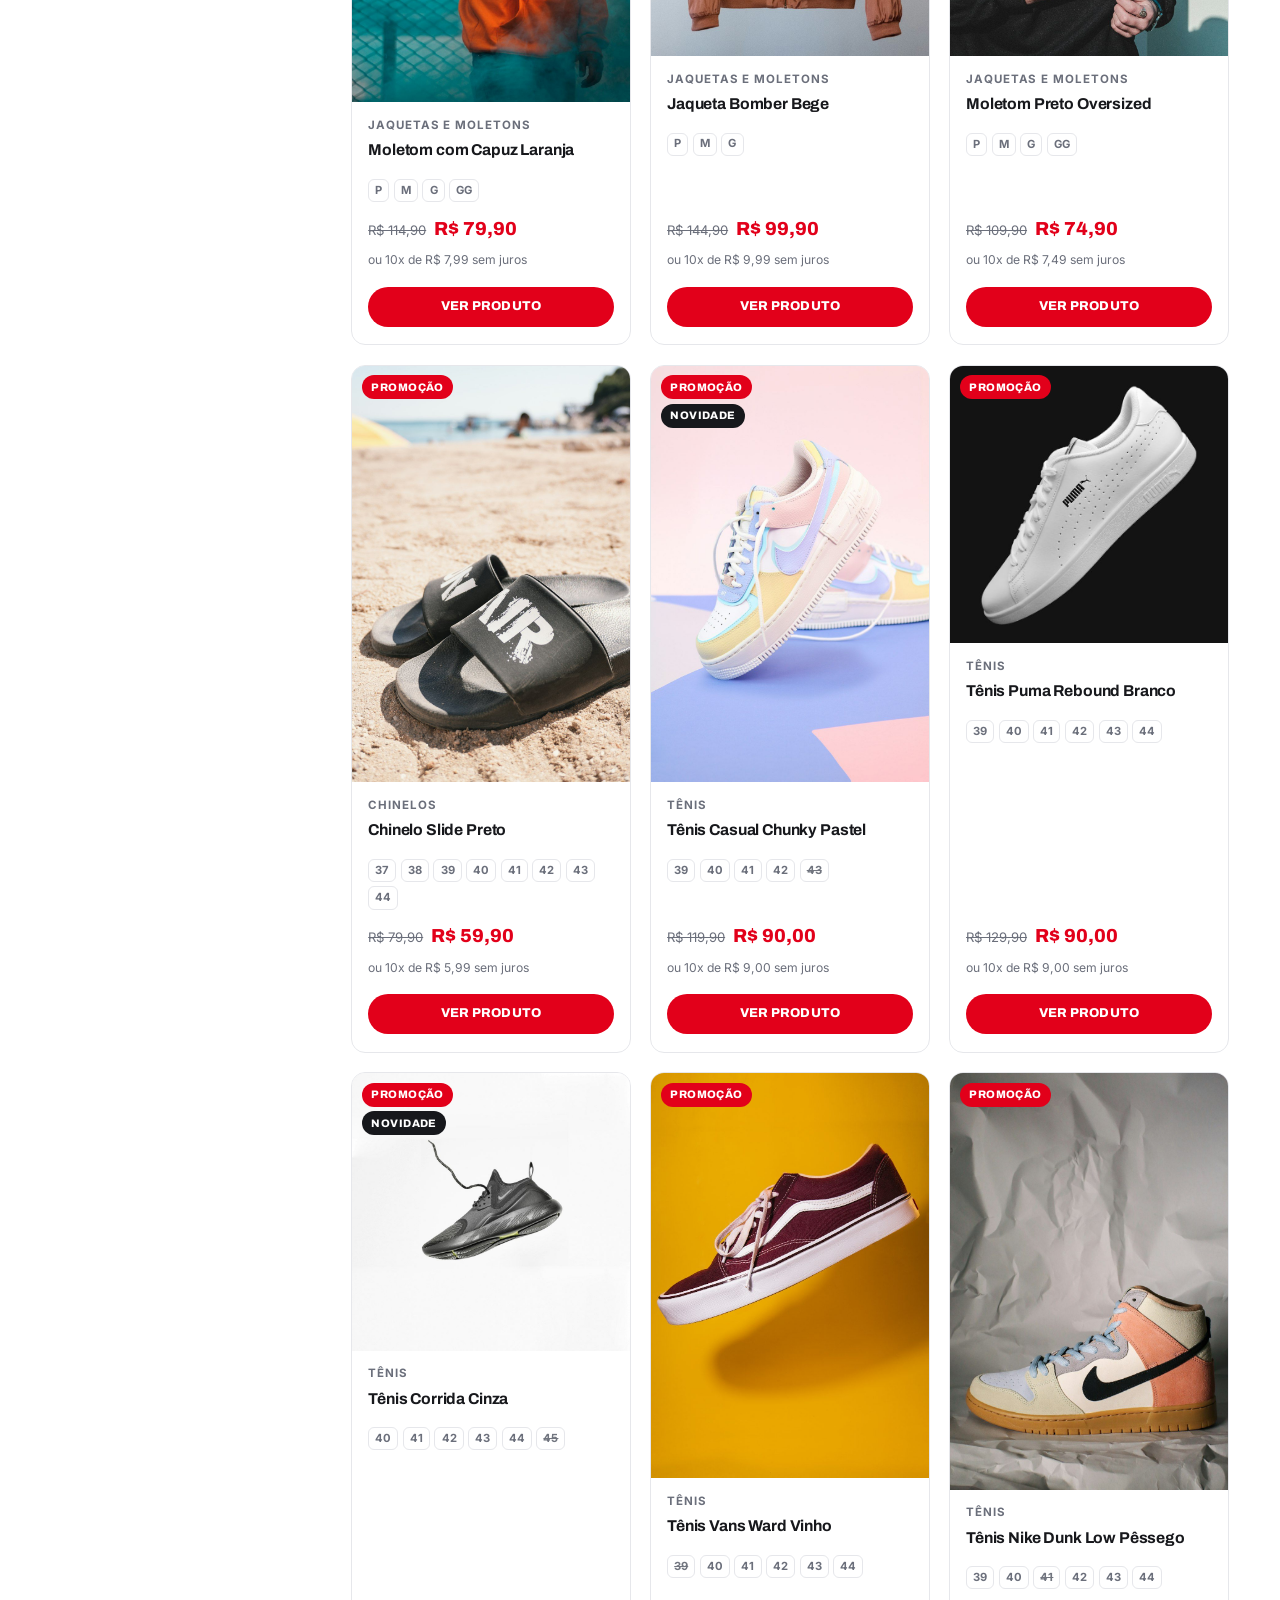
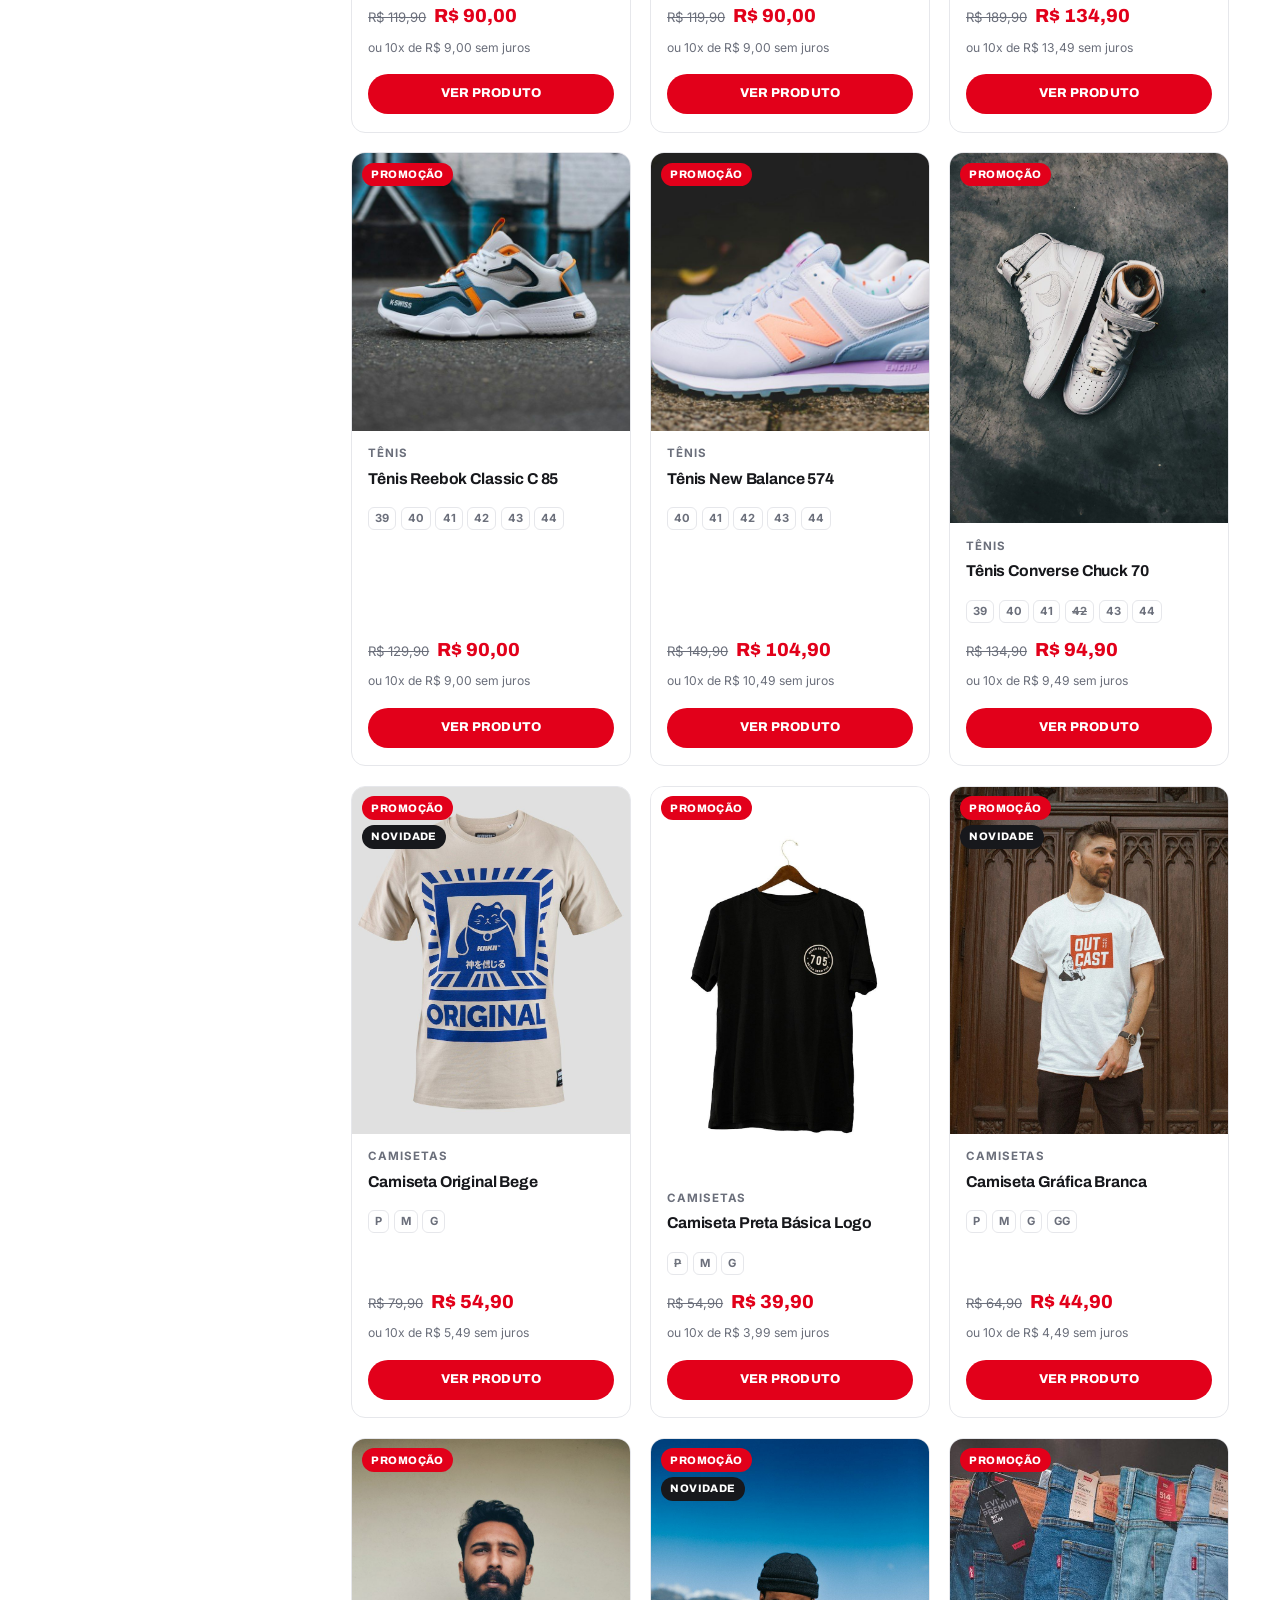
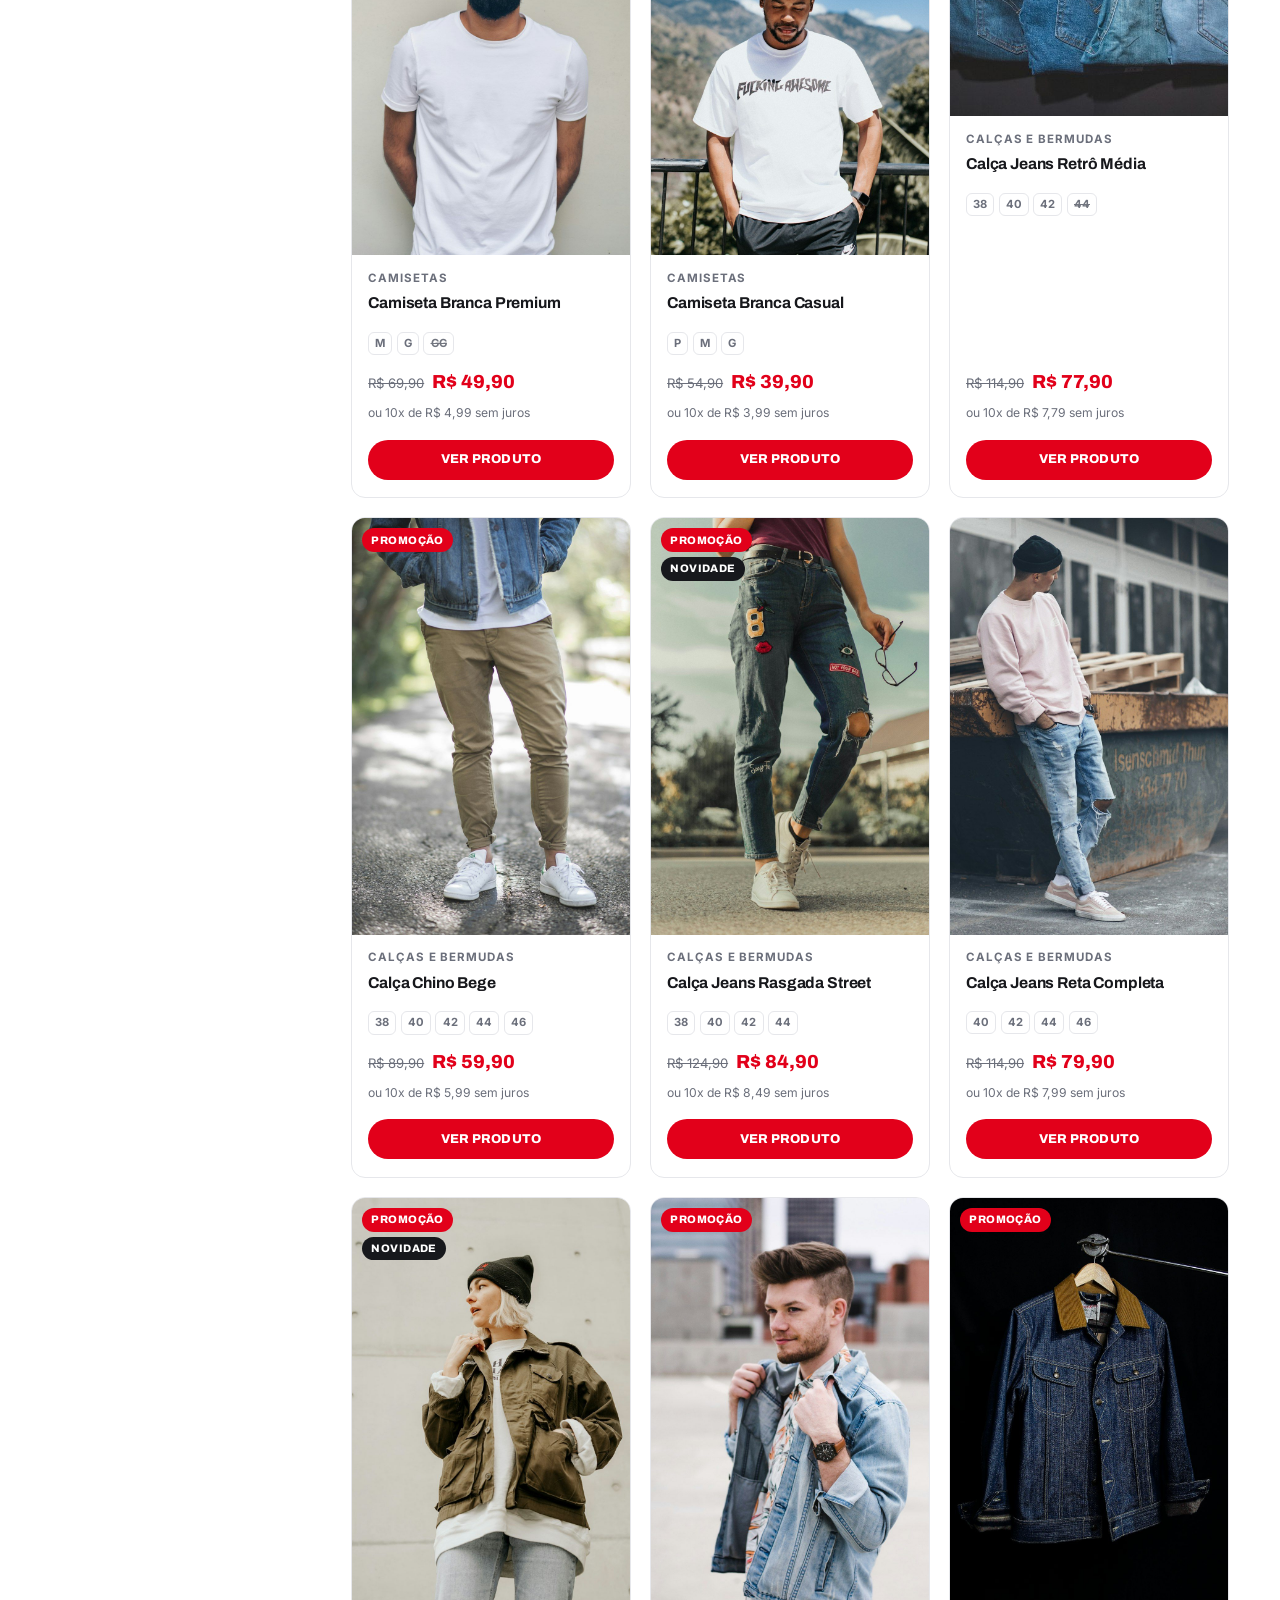
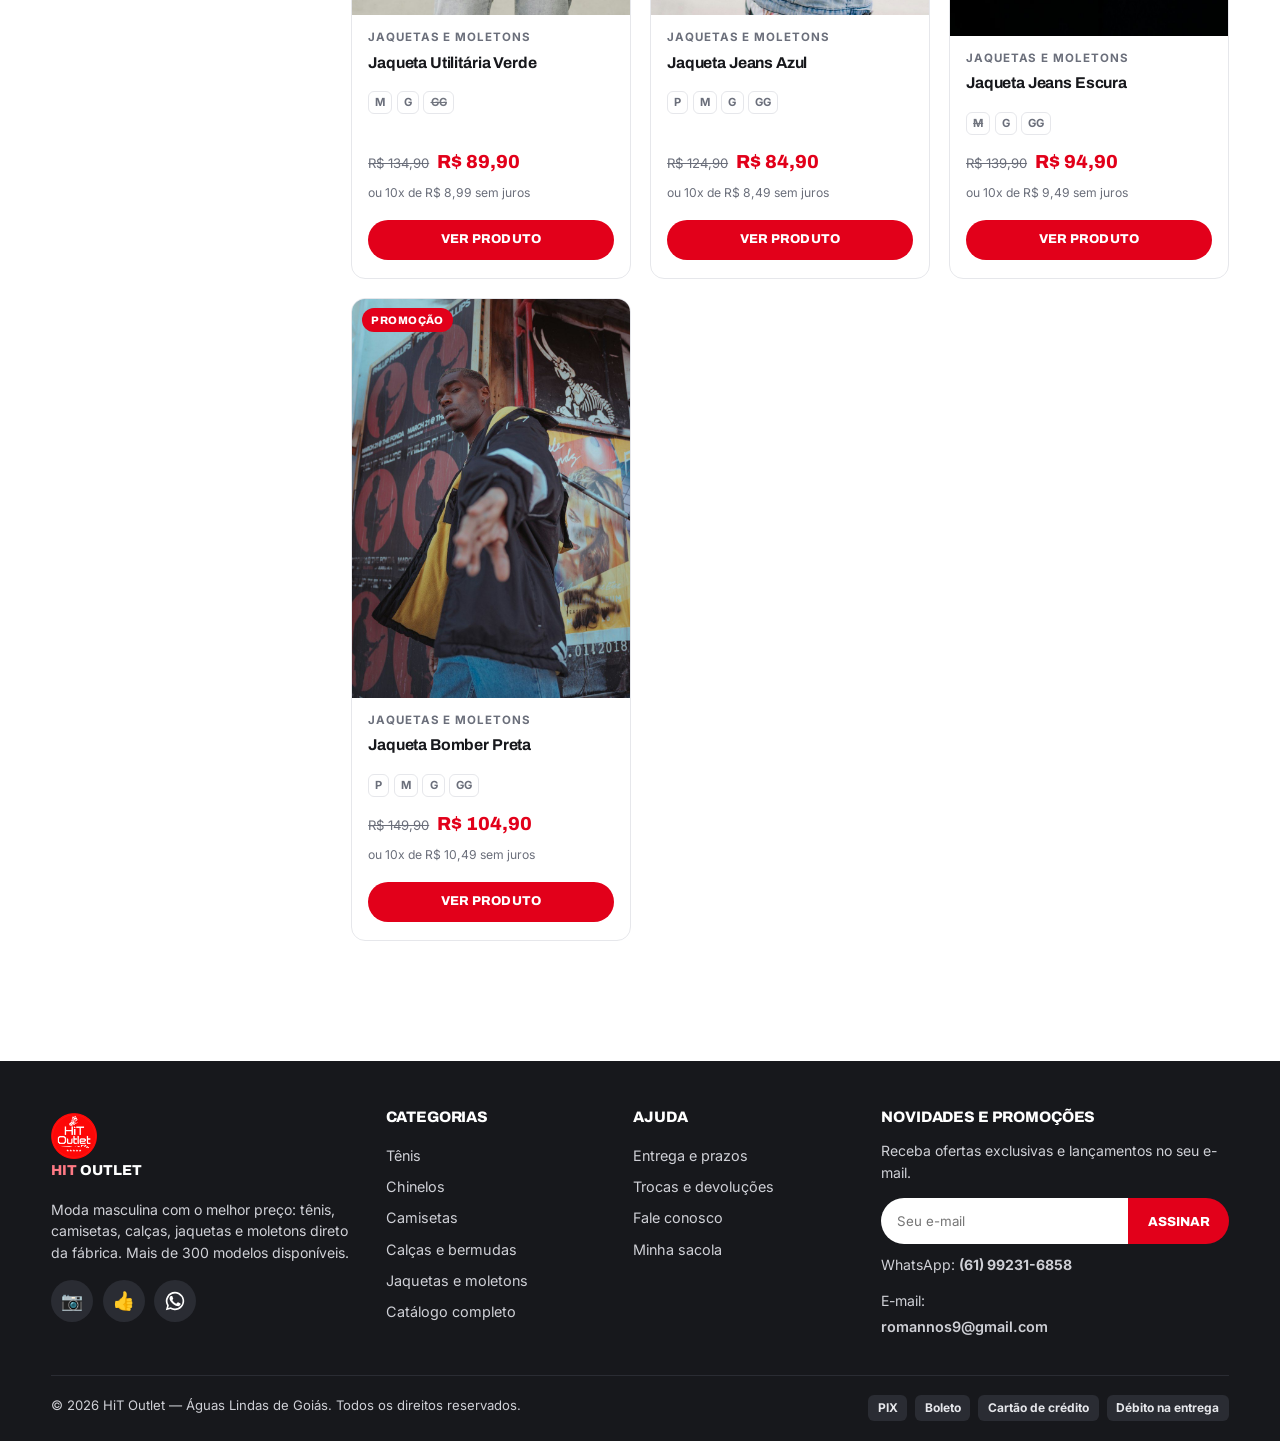
<file: catalogo.html>
<!DOCTYPE html>
<html lang="pt-BR">
<head>
  <meta charset="UTF-8">
  <meta name="viewport" content="width=device-width, initial-scale=1">
  <title>Catálogo completo — HiT Outlet</title>
  <meta name="description" content="Catálogo completo da HiT Outlet: tênis, camisetas, calças, jaquetas e moletons masculinos com preços de outlet. Filtre por categoria, marca e preço.">
  <link rel="icon" type="image/png" href="assets/img/marca/favicon.png">
  <link rel="preconnect" href="https://fonts.googleapis.com">
  <link rel="preconnect" href="https://fonts.gstatic.com" crossorigin>
  <link href="https://fonts.googleapis.com/css2?family=Archivo:wght@600;700;800;900&family=Inter:wght@400;500;600;700;800&display=swap" rel="stylesheet">
  <link rel="stylesheet" href="css/style.css">
</head>
<body data-pagina="catalogo">

  <div id="cabecalho-site"></div>

  <main>
    <div class="cabecalho-pagina">
      <div class="container">
        <h1>Catálogo completo</h1>
        <p>Todo o estoque da HiT Outlet em um só lugar: <span id="total-catalogo"></span> modelos com envio para todo o Brasil.</p>
      </div>
    </div>

    <div class="secao" style="padding-top:1.6rem">
      <div class="container pagina-catalogo">

        <!-- ============ FILTROS ============ -->
        <aside class="filtros-coluna" id="filtros-coluna" aria-label="Filtros de produtos">
          <div class="filtros">
            <div class="linha-flex" style="justify-content:space-between">
              <h2 style="margin:0">Filtros</h2>
              <button class="btn btn-mini btn-contorno fecha-filtros" id="btn-fechar-filtros" style="display:none">✕ Fechar</button>
            </div>

            <div class="grupo-filtro">
              <button class="btn-toggle-filtro" data-alvo="filtro-categorias-wrap" aria-expanded="true">
                Categoria <span class="seta">▾</span>
              </button>
              <div class="filtro-aberto mostrar" id="filtro-categorias-wrap">
                <div id="filtro-categorias"></div>
              </div>
            </div>

            <div class="grupo-filtro">
              <button class="btn-toggle-filtro" data-alvo="filtro-marcas-wrap" aria-expanded="true">
                Marca <span class="seta">▾</span>
              </button>
              <div class="filtro-aberto mostrar" id="filtro-marcas-wrap">
                <div id="filtro-marcas"></div>
              </div>
            </div>

            <div class="grupo-filtro">
              <div class="titulo-grupo">Preço</div>
              <label class="somente-leitor" for="filtro-faixa">Preço máximo</label>
              <input type="range" id="filtro-faixa" min="30" max="600" step="10">
              <div class="faixa-preco-valores">
                <span id="faixa-minimo">R$ 30</span>
                <span id="faixa-valor"></span>
              </div>
            </div>

            <div class="grupo-filtro">
              <button class="btn-toggle-filtro" data-alvo="filtro-cupons-wrap" aria-expanded="true">
                Ofertas e novidades <span class="seta">▾</span>
              </button>
              <div class="filtro-aberto mostrar" id="filtro-cupons-wrap">
                <div id="filtro-cupons"></div>
              </div>
            </div>

            <button class="limpar-filtros" id="btn-limpar-filtros">Limpar todos os filtros</button>
          </div>
        </aside>

        <!-- ============ RESULTADOS ============ -->
        <section>
          <form class="cupom-linha" id="form-busca-topo" style="margin:0 0 1rem" role="search">
            <label class="somente-leitor" for="busca-topo">Buscar no catálogo</label>
            <input type="search" id="busca-topo" placeholder="Buscar por nome, marca ou categoria...">
            <button class="btn btn-primario" type="submit">Buscar</button>
          </form>

          <div class="barra-catalogo">
            <span class="contagem-resultados" id="contagem-resultados"></span>
            <div class="linha-flex">
              <button class="btn btn-mini btn-contorno btn-filtros-mobile" id="btn-filtros-mobile">⚙ Filtros</button>
              <label class="seletor-ordenacao">
                Ordenar por
                <select id="ordenacao" aria-label="Ordenar produtos">
                  <option value="relevancia">Destaques</option>
                  <option value="menor-preco">Menor preço</option>
                  <option value="maior-preco">Maior preço</option>
                  <option value="novidades">Novidades</option>
                  <option value="nome">Nome (A–Z)</option>
                </select>
              </label>
            </div>
          </div>

          <div class="chips-ativos" id="chips-ativos" style="display:none"></div>
          <div class="grade-produtos" id="grade-resultados"></div>
        </section>

      </div>
    </div>
  </main>

  <footer id="rodape-site"></footer>

  <script src="assets/js/data.js"></script>
  <script src="assets/js/main.js"></script>
  <script src="assets/js/catalogo.js"></script>
  <script>document.getElementById('total-catalogo').textContent = PRODUTOS.length;</script>
</body>
</html>
</file>
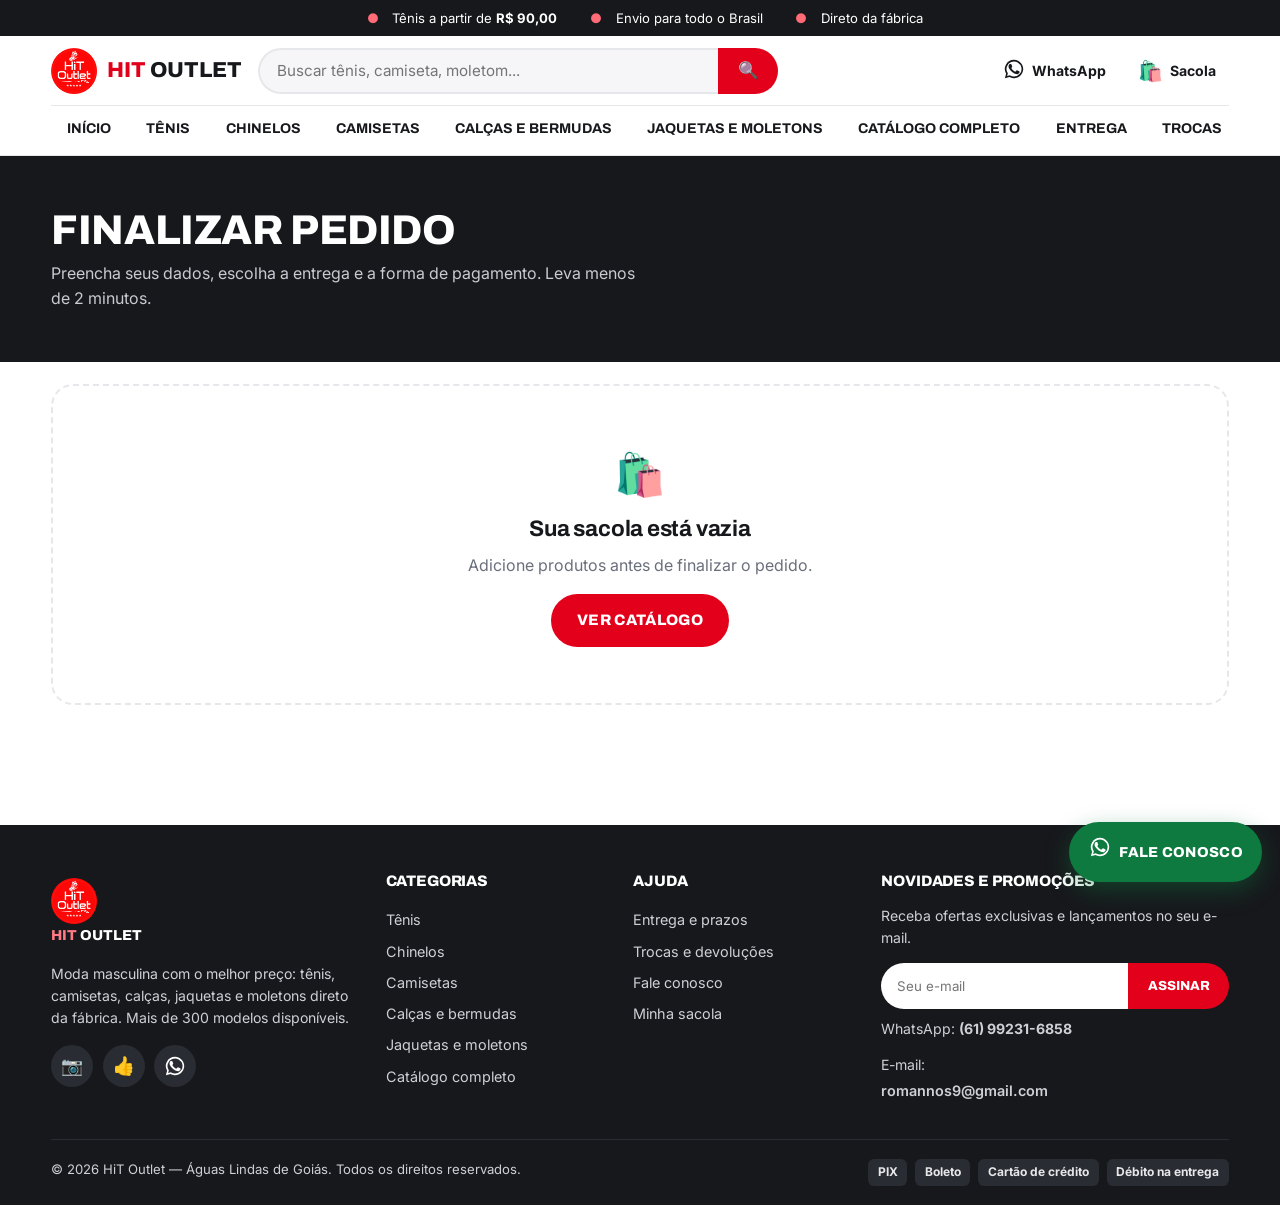
<file: checkout.html>
<!DOCTYPE html>
<html lang="pt-BR">
<head>
  <meta charset="UTF-8">
  <meta name="viewport" content="width=device-width, initial-scale=1">
  <title>Finalizar pedido — HiT Outlet</title>
  <meta name="description" content="Checkout HiT Outlet: informe seus dados, escolha a forma de entrega e pagamento e confirme seu pedido.">
  <link rel="icon" type="image/png" href="assets/img/marca/favicon.png">
  <link rel="preconnect" href="https://fonts.googleapis.com">
  <link rel="preconnect" href="https://fonts.gstatic.com" crossorigin>
  <link href="https://fonts.googleapis.com/css2?family=Archivo:wght@600;700;800;900&family=Inter:wght@400;500;600;700;800&display=swap" rel="stylesheet">
  <link rel="stylesheet" href="css/style.css">
</head>
<body data-pagina="checkout">

  <div id="cabecalho-site"></div>

  <main id="checkout-topo">
    <div class="cabecalho-pagina">
      <div class="container">
        <h1>Finalizar pedido</h1>
        <p>Preencha seus dados, escolha a entrega e a forma de pagamento. Leva menos de 2 minutos.</p>
      </div>
    </div>

    <div class="secao" style="padding-top:1.4rem">
      <div class="container" id="checkout-corpo">

        <div class="barra-progresso" aria-label="Progresso do checkout">
          <div class="passo ativo"><span class="numero">1</span> Identificação e endereço</div>
          <div class="passo"><span class="numero">2</span> Entrega</div>
          <div class="passo"><span class="numero">3</span> Pagamento e revisão</div>
        </div>

        <div class="pagina-checkout">
          <section>

            <!-- ============ PASSO 1 ============ -->
            <div id="passo-1">
              <h2>1. Identificação e endereço</h2>
              <form class="form-grade" id="form-cliente" novalidate>
                <div class="campo col-2">
                  <label for="nome">Nome completo <span class="obrig">*</span></label>
                  <input type="text" id="nome" autocomplete="name" required>
                  <span class="erro-campo">Informe seu nome completo.</span>
                </div>
                <div class="campo">
                  <label for="email">E-mail <span class="obrig">*</span></label>
                  <input type="email" id="email" autocomplete="email" required>
                  <span class="erro-campo">Informe um e-mail válido.</span>
                </div>
                <div class="campo">
                  <label for="telefone">WhatsApp <span class="obrig">*</span></label>
                  <input type="tel" id="telefone" placeholder="(00) 00000-0000" autocomplete="tel" required>
                  <span class="erro-campo">Informe um telefone válido.</span>
                </div>

                <div class="campo col-2" style="margin-top:.6rem">
                  <label for="cep">CEP <span class="obrig">*</span></label>
                  <input type="text" id="cep" placeholder="00000-000" inputmode="numeric" maxlength="9" autocomplete="postal-code" required>
                  <span class="erro-campo">Informe um CEP com 8 dígitos.</span>
                  <span class="texto-pequeno texto-suave" id="status-cep"></span>
                </div>
                <div class="campo col-2">
                  <label for="endereco">Rua / Avenida <span class="obrig">*</span></label>
                  <input type="text" id="endereco" autocomplete="address-line1" required>
                  <span class="erro-campo">Informe o endereço.</span>
                </div>
                <div class="campo">
                  <label for="numero">Número <span class="obrig">*</span></label>
                  <input type="text" id="numero" required>
                  <span class="erro-campo">Informe o número.</span>
                </div>
                <div class="campo">
                  <label for="complemento">Complemento</label>
                  <input type="text" id="complemento" placeholder="Apto, bloco...">
                </div>
                <div class="campo">
                  <label for="bairro">Bairro <span class="obrig">*</span></label>
                  <input type="text" id="bairro" required>
                  <span class="erro-campo">Informe o bairro.</span>
                </div>
                <div class="campo">
                  <label for="cidade">Cidade <span class="obrig">*</span></label>
                  <input type="text" id="cidade" required>
                  <span class="erro-campo">Informe a cidade.</span>
                </div>
                <div class="campo">
                  <label for="uf">UF <span class="obrig">*</span></label>
                  <input type="text" id="uf" maxlength="2" placeholder="GO" required>
                  <span class="erro-campo">Informe a UF com 2 letras.</span>
                </div>
              </form>
              <div class="navegacao-checkout">
                <button class="btn btn-primario" id="btn-ir-passo-2">Ir para entrega</button>
                <button class="btn btn-contorno" id="btn-voltar-sacola" type="button">Voltar à sacola</button>
              </div>
            </div>

            <!-- ============ PASSO 2 ============ -->
            <div id="passo-2" hidden>
              <h2>2. Entrega</h2>
              <p class="texto-suave">Escolha como quer receber. O prazo e o valor aparecem logo abaixo.</p>
              <div class="opcoes-entrega">
                <label class="opcao-entrega">
                  <input type="radio" name="entrega" value="padrao" checked>
                  <span class="texto">
                    <strong>Entrega padrão (PAC)</strong>
                    <span>Envio para todo o Brasil com código de rastreio.</span>
                  </span>
                  <span class="preco-o">Cálculo</span>
                </label>
                <label class="opcao-entrega">
                  <input type="radio" name="entrega" value="expressa">
                  <span class="texto">
                    <strong>Entrega expressa (SEDEX)</strong>
                    <span>Mais rápida, para quem não pode esperar.</span>
                  </span>
                  <span class="preco-o">+ R$ 12</span>
                </label>
                <label class="opcao-entrega">
                  <input type="radio" name="entrega" value="retirada">
                  <span class="texto">
                    <strong>Retirar na loja — grátis</strong>
                    <span>Jardim Brasília, ao lado da Mega 25, Águas Lindas de Goiás.</span>
                  </span>
                  <span class="preco-o">Grátis</span>
                </label>
              </div>
              <p class="frete-calculado" id="frete-prazo-info" aria-live="polite"></p>
              <div class="navegacao-checkout">
                <button class="btn btn-primario" id="btn-ir-passo-3">Ir para pagamento</button>
                <button class="btn btn-contorno" id="btn-voltar-1">Voltar</button>
              </div>
            </div>

            <!-- ============ PASSO 3 ============ -->
            <div id="passo-3" hidden>
              <h2>3. Pagamento e revisão</h2>

              <div class="blocos-pagamento">
                <label class="opcao-pagamento">
                  <input type="radio" name="pagamento" value="pix" checked>
                  <span class="icone">⚡</span>
                  <span class="texto"><strong>PIX</strong><span>5% de desconto à vista. Enviamos o QR Code no WhatsApp.</span></span>
                </label>
                <label class="opcao-pagamento">
                  <input type="radio" name="pagamento" value="cartao">
                  <span class="icone">💳</span>
                  <span class="texto"><strong>Cartão de crédito</strong><span>Até 10x sem juros.</span></span>
                </label>
                <label class="opcao-pagamento">
                  <input type="radio" name="pagamento" value="boleto">
                  <span class="icone">📄</span>
                  <span class="texto"><strong>Boleto bancário</strong><span>Vencimento em 2 dias úteis.</span></span>
                </label>
                <label class="opcao-pagamento">
                  <input type="radio" name="pagamento" value="dinheiro">
                  <span class="icone">💵</span>
                  <span class="texto"><strong>Dinheiro / débito na entrega</strong><span>Válido para pedidos em Goiás.</span></span>
                </label>
              </div>

              <div class="pagamento-detalhe" id="detalhe-pix">
                <strong>Como pagar no Pix:</strong> ao concluir, geramos o código Pix do pedido e enviamos para o seu WhatsApp. O pedido é separado após a confirmação do pagamento.
              </div>
              <div class="pagamento-detalhe" id="detalhe-cartao" hidden>
                <strong>Cartão de crédito:</strong> após a confirmação, enviamos um link seguro de pagamento no WhatsApp, com parcelamento em até 10x sem juros.
              </div>
              <div class="pagamento-detalhe" id="detalhe-dinheiro" hidden>
                <label for="troco" style="font-weight:700">Precisa de troco para quanto?</label>
                <input type="text" id="troco" class="campo" placeholder="Ex.: 100" style="margin-top:.4rem;border:2px solid var(--linha);border-radius:10px;padding:.6rem .9rem;width:100%;max-width:220px;font-family:var(--fonte);min-height:46px">
              </div>

              <div class="campo mt-2" id="campo-cpf" style="max-width:280px">
                <label for="cpf">CPF (para nota / boleto)</label>
                <input type="text" id="cpf" placeholder="000.000.000-00" inputmode="numeric">
              </div>

              <!-- revisão -->
              <div class="mt-3">
                <h2 style="font-size:1.15rem">Revisão do pedido</h2>

                <div class="dados-revisao">
                  <h3>Dados do cliente <button class="btn-editar-secao" data-passo="1" type="button">Editar</button></h3>
                  <p id="rev-cliente"></p>
                </div>
                <div class="dados-revisao">
                  <h3>Endereço de entrega <button class="btn-editar-secao" data-passo="1" type="button">Editar</button></h3>
                  <p id="rev-endereco"></p>
                </div>
                <div class="dados-revisao">
                  <h3>Entrega <button class="btn-editar-secao" data-passo="2" type="button">Editar</button></h3>
                  <p id="rev-entrega"></p>
                </div>
                <div class="dados-revisao">
                  <h3>Pagamento <button class="btn-editar-secao" data-passo="3" type="button">Editar</button></h3>
                  <p id="rev-pagamento"></p>
                  <p id="rev-cpf"></p>
                  <p id="rev-troco"></p>
                </div>

                <label class="aceite-termos">
                  <input type="checkbox" id="aceite-termos">
                  <span>Li e concordo com a <a href="trocas.html" target="_blank">política de trocas e devoluções</a> e com as <a href="entrega.html" target="_blank">condições de entrega</a>. <span class="obrig texto-vermelho">*</span></span>
                </label>
                <p class="aviso-cupom erro" id="aviso-termos" style="display:none">É preciso aceitar os termos para concluir o pedido.</p>

                <div class="navegacao-checkout">
                  <button class="btn btn-primario" id="btn-concluir">Concluir pedido</button>
                  <button class="btn btn-contorno" id="btn-voltar-2">Voltar</button>
                </div>
              </div>
            </div>

          </section>

          <!-- ============ RESUMO LATERAL ============ -->
          <aside class="resumo-pedido">
            <h2>Seu pedido</h2>
            <div id="resumo-lateral-itens"></div>
            <div class="resumo-linha" style="margin-top:.8rem"><span>Subtotal</span><strong id="resumo-lateral-subtotal">R$ 0,00</strong></div>
            <div class="resumo-linha desconto" id="resumo-lateral-desconto-linha" style="display:none">
              <span>Desconto</span><strong id="resumo-lateral-desconto"></strong>
            </div>
            <div class="resumo-linha"><span>Frete</span><strong id="resumo-lateral-frete">A calcular</strong></div>
            <div class="resumo-total">
              <span class="rotulo">Total</span>
              <span class="valor" id="resumo-lateral-total">R$ 0,00</span>
            </div>
          </aside>
        </div>

      </div>
    </div>
  </main>

  <footer id="rodape-site"></footer>

  <script src="assets/js/data.js"></script>
  <script src="assets/js/main.js"></script>
  <script src="assets/js/checkout.js"></script>
</body>
</html>
</file>
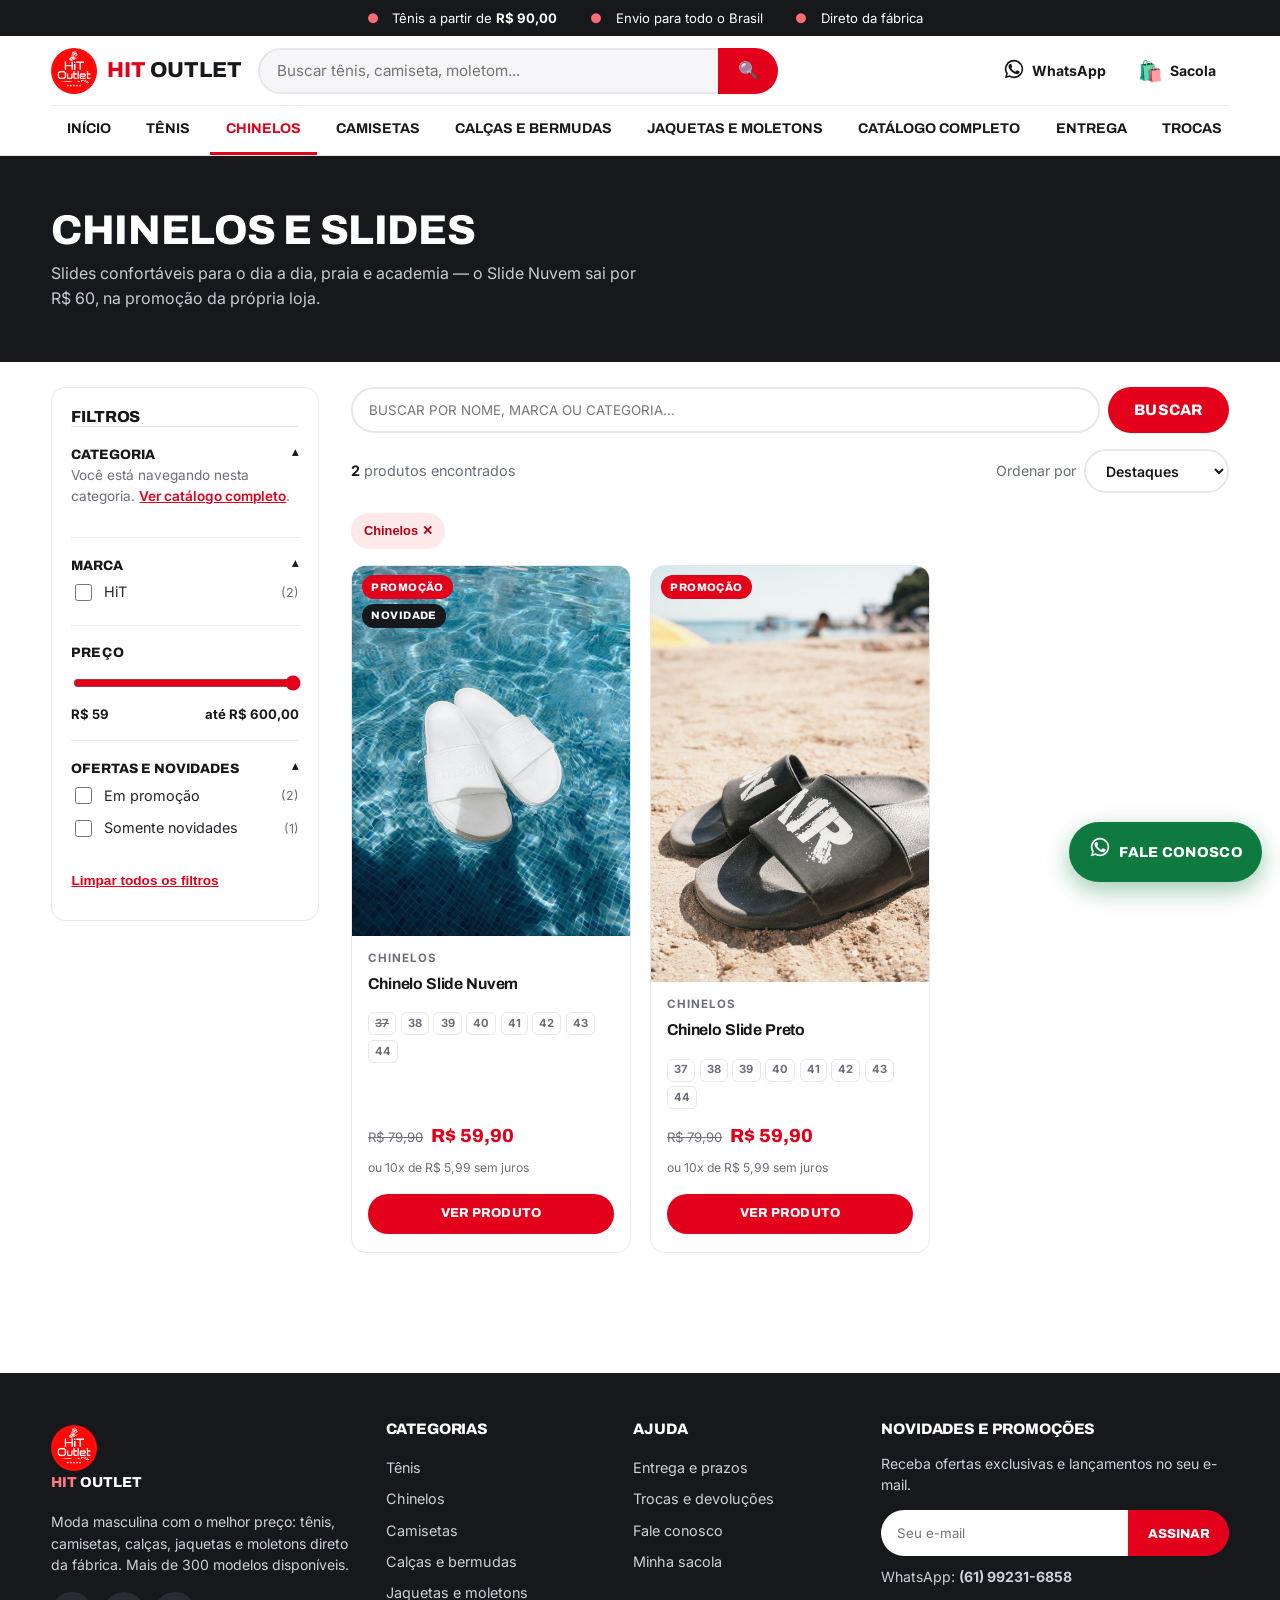
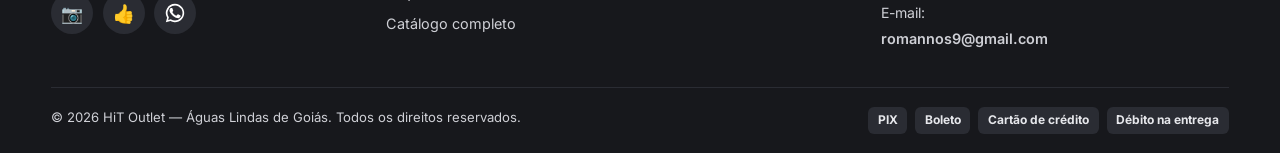
<file: chinelos.html>
<!DOCTYPE html>
<html lang="pt-BR">
<head>
  <meta charset="UTF-8">
  <meta name="viewport" content="width=device-width, initial-scale=1">
  <title>Chinelos e slides — HiT Outlet</title>
  <meta name="description" content="Chinelos e slides masculinos da HiT Outlet, incluindo o Slide Nuvem por R$ 60. Conforto para o dia a dia com envio para todo o Brasil.">
  <link rel="icon" type="image/png" href="assets/img/marca/favicon.png">
  <link rel="preconnect" href="https://fonts.googleapis.com">
  <link rel="preconnect" href="https://fonts.gstatic.com" crossorigin>
  <link href="https://fonts.googleapis.com/css2?family=Archivo:wght@600;700;800;900&family=Inter:wght@400;500;600;700;800&display=swap" rel="stylesheet">
  <link rel="stylesheet" href="css/style.css">
</head>
<body data-pagina="cat-chinelos" data-categoria="chinelos">

  <div id="cabecalho-site"></div>

  <main>
    <div class="cabecalho-pagina">
      <div class="container">
        <h1>Chinelos e slides</h1>
        <p>Slides confortáveis para o dia a dia, praia e academia — o Slide Nuvem sai por R$ 60, na promoção da própria loja.</p>
      </div>
    </div>

    <div class="secao" style="padding-top:1.6rem">
      <div class="container pagina-catalogo">

        <!-- ============ FILTROS ============ -->
        <aside class="filtros-coluna" id="filtros-coluna" aria-label="Filtros de produtos">
          <div class="filtros">
            <div class="linha-flex" style="justify-content:space-between">
              <h2 style="margin:0">Filtros</h2>
              <button class="btn btn-mini btn-contorno fecha-filtros" id="btn-fechar-filtros" style="display:none">✕ Fechar</button>
            </div>

            <div class="grupo-filtro">
              <button class="btn-toggle-filtro" data-alvo="filtro-categorias-wrap" aria-expanded="true">
                Categoria <span class="seta">▾</span>
              </button>
              <div class="filtro-aberto mostrar" id="filtro-categorias-wrap">
                <p class="texto-pequeno texto-suave">Você está navegando nesta categoria. <a href="catalogo.html">Ver catálogo completo</a>.</p>
              </div>
            </div>

            <div class="grupo-filtro">
              <button class="btn-toggle-filtro" data-alvo="filtro-marcas-wrap" aria-expanded="true">
                Marca <span class="seta">▾</span>
              </button>
              <div class="filtro-aberto mostrar" id="filtro-marcas-wrap">
                <div id="filtro-marcas"></div>
              </div>
            </div>

            <div class="grupo-filtro">
              <div class="titulo-grupo">Preço</div>
              <label class="somente-leitor" for="filtro-faixa">Preço máximo</label>
              <input type="range" id="filtro-faixa" min="30" max="600" step="10">
              <div class="faixa-preco-valores">
                <span id="faixa-minimo">R$ 30</span>
                <span id="faixa-valor"></span>
              </div>
            </div>

            <div class="grupo-filtro">
              <button class="btn-toggle-filtro" data-alvo="filtro-cupons-wrap" aria-expanded="true">
                Ofertas e novidades <span class="seta">▾</span>
              </button>
              <div class="filtro-aberto mostrar" id="filtro-cupons-wrap">
                <div id="filtro-cupons"></div>
              </div>
            </div>

            <button class="limpar-filtros" id="btn-limpar-filtros">Limpar todos os filtros</button>
          </div>
        </aside>

        <!-- ============ RESULTADOS ============ -->
        <section>
          <form class="cupom-linha" id="form-busca-topo" style="margin:0 0 1rem" role="search">
            <label class="somente-leitor" for="busca-topo">Buscar no catálogo</label>
            <input type="search" id="busca-topo" placeholder="Buscar por nome, marca ou categoria...">
            <button class="btn btn-primario" type="submit">Buscar</button>
          </form>

          <div class="barra-catalogo">
            <span class="contagem-resultados" id="contagem-resultados"></span>
            <div class="linha-flex">
              <button class="btn btn-mini btn-contorno btn-filtros-mobile" id="btn-filtros-mobile">⚙ Filtros</button>
              <label class="seletor-ordenacao">
                Ordenar por
                <select id="ordenacao" aria-label="Ordenar produtos">
                  <option value="relevancia">Destaques</option>
                  <option value="menor-preco">Menor preço</option>
                  <option value="maior-preco">Maior preço</option>
                  <option value="novidades">Novidades</option>
                  <option value="nome">Nome (A–Z)</option>
                </select>
              </label>
            </div>
          </div>

          <div class="chips-ativos" id="chips-ativos" style="display:none"></div>
          <div class="grade-produtos" id="grade-resultados"></div>
        </section>

      </div>
    </div>
  </main>

  <footer id="rodape-site"></footer>

  <script src="assets/js/data.js"></script>
  <script src="assets/js/main.js"></script>
  <script src="assets/js/catalogo.js"></script>

</body>
</html>
</file>
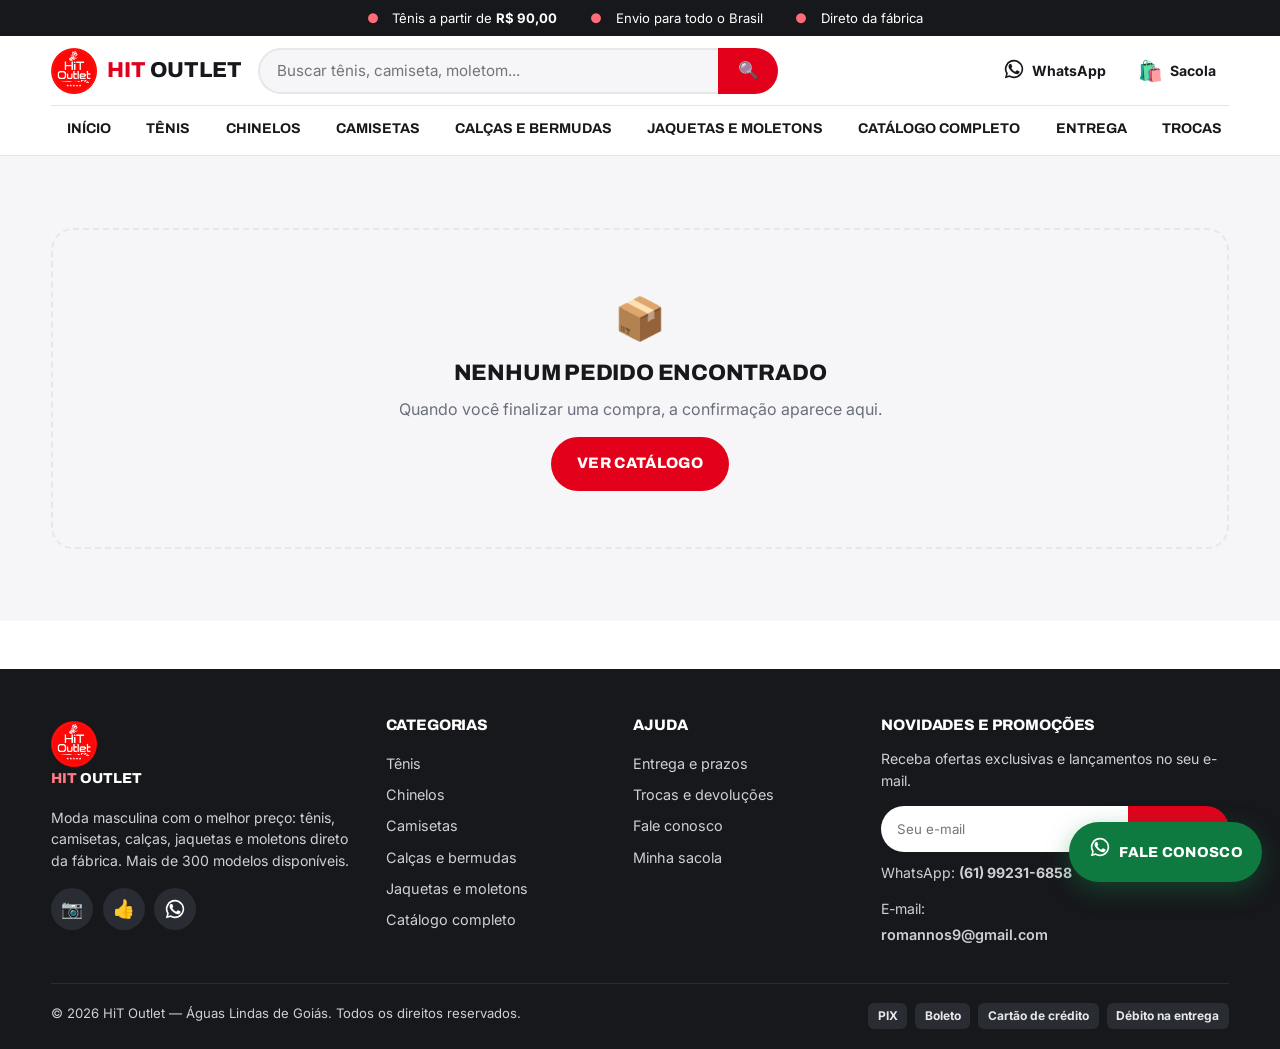
<file: confirmacao.html>
<!DOCTYPE html>
<html lang="pt-BR">
<head>
  <meta charset="UTF-8">
  <meta name="viewport" content="width=device-width, initial-scale=1">
  <title>Pedido confirmado — HiT Outlet</title>
  <meta name="description" content="Pedido confirmado na HiT Outlet. Acompanhe as próximas etapas por WhatsApp e confira os dados da sua compra.">
  <meta name="robots" content="noindex">
  <link rel="icon" type="image/png" href="assets/img/marca/favicon.png">
  <link rel="preconnect" href="https://fonts.googleapis.com">
  <link rel="preconnect" href="https://fonts.gstatic.com" crossorigin>
  <link href="https://fonts.googleapis.com/css2?family=Archivo:wght@600;700;800;900&family=Inter:wght@400;500;600;700;800&display=swap" rel="stylesheet">
  <link rel="stylesheet" href="css/style.css">
</head>
<body data-pagina="confirmacao">

  <div id="cabecalho-site"></div>

  <main class="secao secao-cinza">
    <div class="container" id="confirmacao-conteudo">
      <div class="cartao-confirmacao">
        <div class="selo-sucesso" aria-hidden="true">✓</div>
        <h1>Pedido recebido!</h1>
        <p>Olá, <strong id="conf-nome"></strong>! Seu pedido foi registrado com sucesso. Guarde o código abaixo:</p>
        <span class="codigo-pedido" id="codigo-pedido">HIT-000000</span>

        <p class="texto-suave">O próximo passo é o pagamento. Enviamos as instruções (Pix, link do cartão ou boleto) para o seu WhatsApp e e-mail.</p>

        <div class="lista-confirmacao" id="conf-detalhes"></div>

        <div class="linha-flex" style="justify-content:center">
          <a class="btn btn-primario" id="btn-whatsapp-confirmacao" href="#" target="_blank" rel="noopener">Confirmar no WhatsApp</a>
          <a class="btn btn-escuro" id="btn-loja-confirmacao" href="#" target="_blank" rel="noopener">Falar com a loja</a>
        </div>

        <p class="texto-pequeno texto-suave mt-2">Dúvidas sobre prazos? Veja a nossa <a href="entrega.html">página de entrega</a> ou a <a href="trocas.html">política de trocas</a>.</p>

        <div class="botoes-confirmacao">
          <a class="btn btn-contorno" href="catalogo.html">Continuar comprando</a>
          <a class="btn btn-contorno" href="index.html">Voltar ao início</a>
        </div>
      </div>
    </div>
  </main>

  <footer id="rodape-site"></footer>

  <script src="assets/js/data.js"></script>
  <script src="assets/js/main.js"></script>
  <script src="assets/js/confirmacao.js"></script>
</body>
</html>
</file>
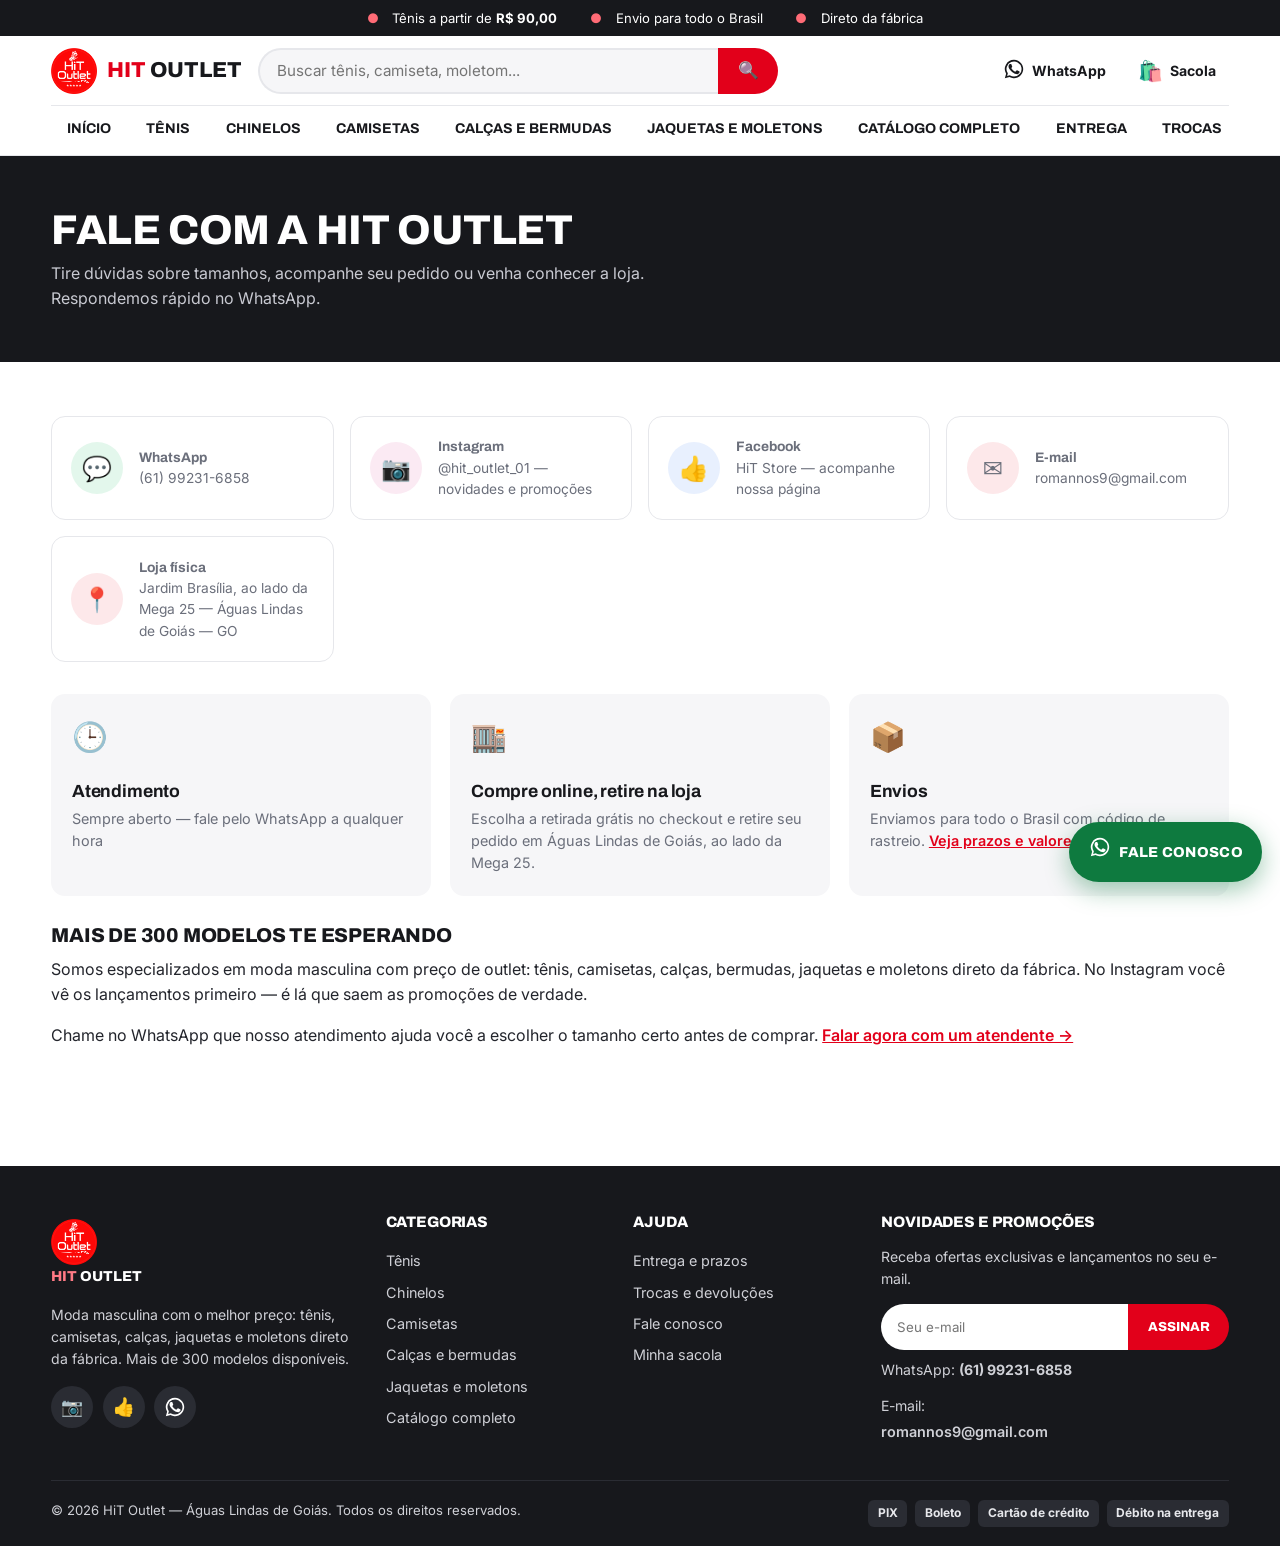
<file: contato.html>
<!DOCTYPE html>
<html lang="pt-BR">
<head>
  <meta charset="UTF-8">
  <meta name="viewport" content="width=device-width, initial-scale=1">
  <title>Fale com a HiT Outlet — Contato</title>
  <meta name="description" content="Fale com a HiT Outlet: WhatsApp, Instagram, endereço da loja em Águas Lindas de Goiás e horários de atendimento.">
  <link rel="icon" type="image/png" href="assets/img/marca/favicon.png">
  <link rel="preconnect" href="https://fonts.googleapis.com">
  <link rel="preconnect" href="https://fonts.gstatic.com" crossorigin>
  <link href="https://fonts.googleapis.com/css2?family=Archivo:wght@600;700;800;900&family=Inter:wght@400;500;600;700;800&display=swap" rel="stylesheet">
  <link rel="stylesheet" href="css/style.css">
</head>
<body data-pagina="contato">

  <div id="cabecalho-site"></div>

  <main>
    <div class="cabecalho-pagina">
      <div class="container">
        <h1>Fale com a HiT Outlet</h1>
        <p>Tire dúvidas sobre tamanhos, acompanhe seu pedido ou venha conhecer a loja. Respondemos rápido no WhatsApp.</p>
      </div>
    </div>

    <div class="conteudo-pagina">
      <div class="container">

        <div class="grade-contatos">
          <a class="cartao-contato" id="contato-whatsapp" href="#" target="_blank" rel="noopener">
            <span class="icone icone-whatsapp">💬</span>
            <span>
              <strong>WhatsApp</strong>
              <span id="contato-whatsapp-numero"></span>
            </span>
          </a>
          <a class="cartao-contato" id="contato-instagram" href="#" target="_blank" rel="noopener">
            <span class="icone icone-instagram">📷</span>
            <span>
              <strong>Instagram</strong>
              <span>@hit_outlet_01 — novidades e promoções</span>
            </span>
          </a>
          <a class="cartao-contato" id="contato-facebook" href="#" target="_blank" rel="noopener">
            <span class="icone icone-facebook">👍</span>
            <span>
              <strong>Facebook</strong>
              <span>HiT Store — acompanhe nossa página</span>
            </span>
          </a>
          <a class="cartao-contato" id="contato-email" href="#">
            <span class="icone icone-email">✉️</span>
            <span>
              <strong>E-mail</strong>
              <span id="contato-email-endereco"></span>
            </span>
          </a>
          <a class="cartao-contato" id="contato-mapa" href="#" target="_blank" rel="noopener">
            <span class="icone icone-mapa">📍</span>
            <span>
              <strong>Loja física</strong>
              <span id="contato-endereco"></span>
            </span>
          </a>
        </div>

        <h2 class="somente-leitor">Informações da loja</h2>
        <div class="grade-informacao mt-3">
          <div class="cartao-info">
            <div class="icone">🕒</div>
            <h3>Atendimento</h3>
            <p id="contato-atendimento"></p>
          </div>
          <div class="cartao-info">
            <div class="icone">🏬</div>
            <h3>Compre online, retire na loja</h3>
            <p>Escolha a retirada grátis no checkout e retire seu pedido em Águas Lindas de Goiás, ao lado da Mega 25.</p>
          </div>
          <div class="cartao-info">
            <div class="icone">📦</div>
            <h3>Envios</h3>
            <p>Enviamos para todo o Brasil com código de rastreio. <a href="entrega.html">Veja prazos e valores</a>.</p>
          </div>
        </div>

        <h2>Mais de 300 modelos te esperando</h2>
        <p>Somos especializados em moda masculina com preço de outlet: tênis, camisetas, calças, bermudas, jaquetas e moletons direto da fábrica. No Instagram você vê os lançamentos primeiro — é lá que saem as promoções de verdade.</p>
        <p>Chame no WhatsApp que nosso atendimento ajuda você a escolher o tamanho certo antes de comprar. <a href="#" id="contato-cta-whatsapp" target="_blank" rel="noopener">Falar agora com um atendente →</a></p>

      </div>
    </div>
  </main>

  <footer id="rodape-site"></footer>

  <script src="assets/js/data.js"></script>
  <script src="assets/js/main.js"></script>
  <script>
    document.getElementById('contato-whatsapp').href = linkWhatsApp();
    document.getElementById('contato-whatsapp-numero').textContent = LOJA.telefoneExibicao;
    document.getElementById('contato-instagram').href = LOJA.instagram;
    document.getElementById('contato-facebook').href = LOJA.facebook;
    document.getElementById('contato-mapa').href = LOJA.mapa;
    document.getElementById('contato-endereco').textContent = LOJA.endereco;
    document.getElementById('contato-atendimento').textContent = LOJA.atendimento;
    document.getElementById('contato-email').href = 'mailto:' + LOJA.email;
    document.getElementById('contato-email-endereco').textContent = LOJA.email;
    document.getElementById('contato-cta-whatsapp').href = linkWhatsApp();
  </script>
</body>
</html>
</file>
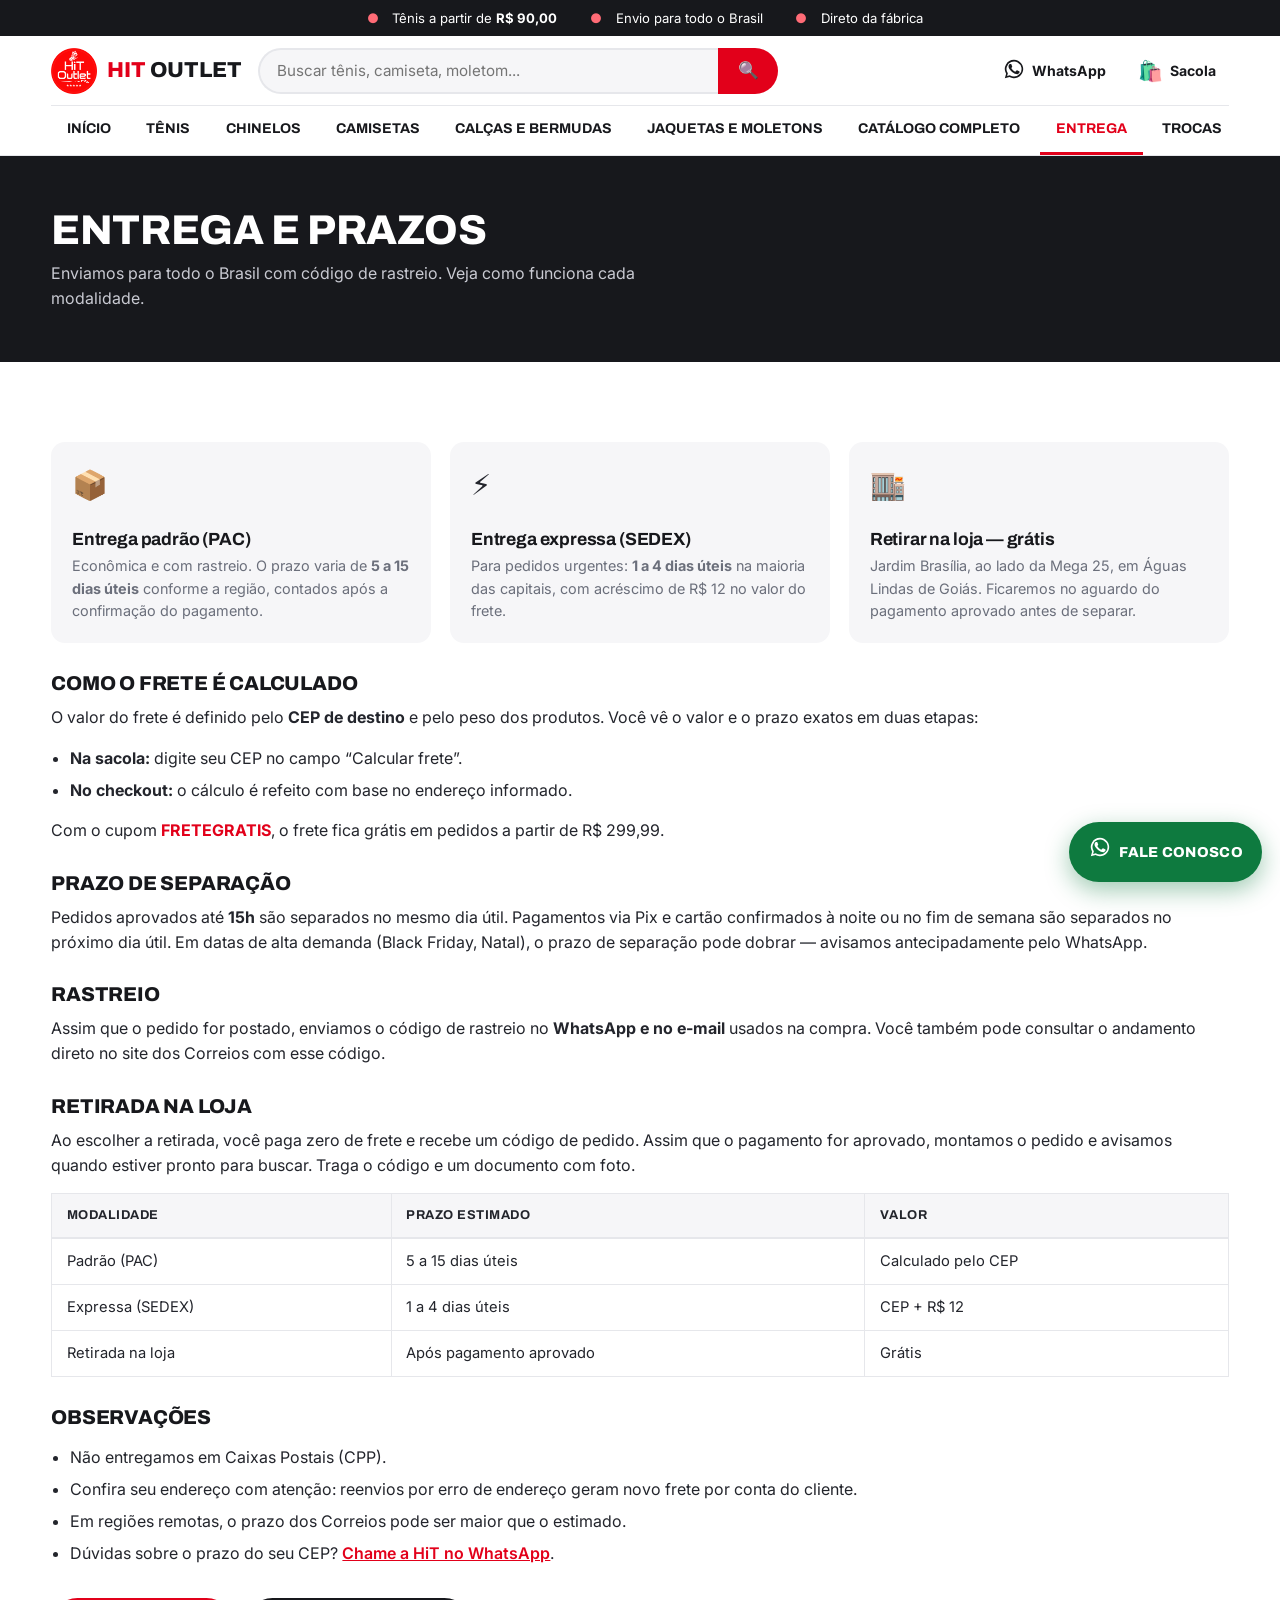
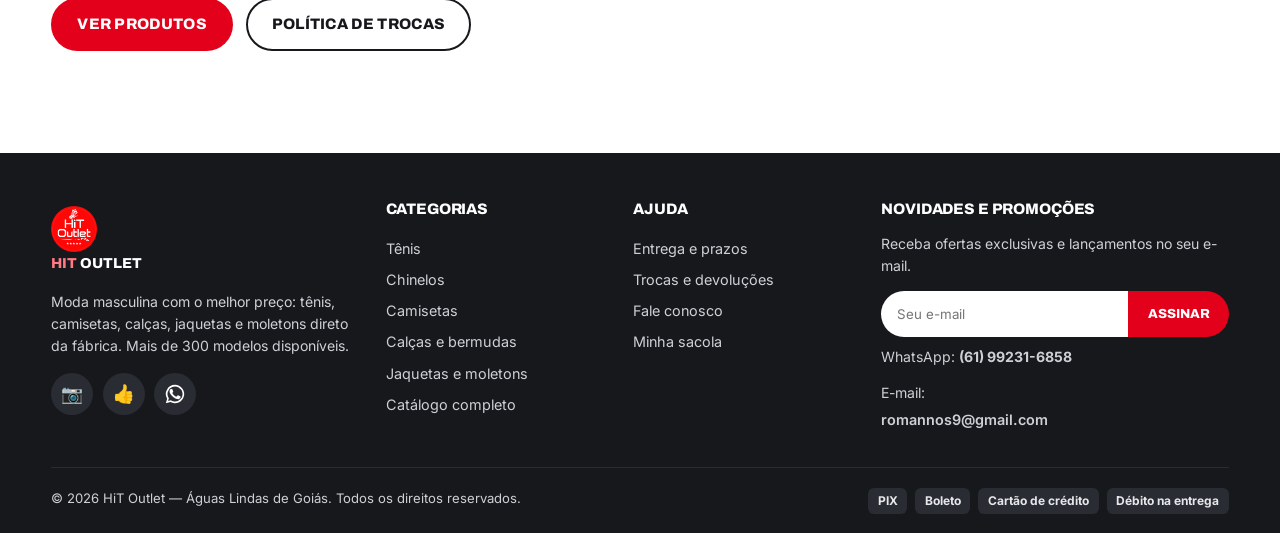
<file: entrega.html>
<!DOCTYPE html>
<html lang="pt-BR">
<head>
  <meta charset="UTF-8">
  <meta name="viewport" content="width=device-width, initial-scale=1">
  <title>Entrega e prazos — HiT Outlet</title>
  <meta name="description" content="Como funciona a entrega da HiT Outlet: prazos, frete calculado pelo CEP, retirada na loja e rastreio do pedido.">
  <link rel="icon" type="image/png" href="assets/img/marca/favicon.png">
  <link rel="preconnect" href="https://fonts.googleapis.com">
  <link rel="preconnect" href="https://fonts.gstatic.com" crossorigin>
  <link href="https://fonts.googleapis.com/css2?family=Archivo:wght@600;700;800;900&family=Inter:wght@400;500;600;700;800&display=swap" rel="stylesheet">
  <link rel="stylesheet" href="css/style.css">
</head>
<body data-pagina="entrega">

  <div id="cabecalho-site"></div>

  <main>
    <div class="cabecalho-pagina">
      <div class="container">
        <h1>Entrega e prazos</h1>
        <p>Enviamos para todo o Brasil com código de rastreio. Veja como funciona cada modalidade.</p>
      </div>
    </div>

    <div class="conteudo-pagina">
      <div class="container">

        <h2 class="somente-leitor">Modalidades de entrega</h2>
        <div class="grade-informacao">
          <div class="cartao-info">
            <div class="icone">📦</div>
            <h3>Entrega padrão (PAC)</h3>
            <p>Econômica e com rastreio. O prazo varia de <strong>5 a 15 dias úteis</strong> conforme a região, contados após a confirmação do pagamento.</p>
          </div>
          <div class="cartao-info">
            <div class="icone">⚡</div>
            <h3>Entrega expressa (SEDEX)</h3>
            <p>Para pedidos urgentes: <strong>1 a 4 dias úteis</strong> na maioria das capitais, com acréscimo de R$ 12 no valor do frete.</p>
          </div>
          <div class="cartao-info">
            <div class="icone">🏬</div>
            <h3>Retirar na loja — grátis</h3>
            <p>Jardim Brasília, ao lado da Mega 25, em Águas Lindas de Goiás. Ficaremos no aguardo do pagamento aprovado antes de separar.</p>
          </div>
        </div>

        <h2>Como o frete é calculado</h2>
        <p>O valor do frete é definido pelo <strong>CEP de destino</strong> e pelo peso dos produtos. Você vê o valor e o prazo exatos em duas etapas:</p>
        <ul>
          <li><strong>Na sacola:</strong> digite seu CEP no campo “Calcular frete”.</li>
          <li><strong>No checkout:</strong> o cálculo é refeito com base no endereço informado.</li>
        </ul>
        <p>Com o cupom <strong class="texto-vermelho">FRETEGRATIS</strong>, o frete fica grátis em pedidos a partir de R$ 299,99.</p>

        <h2>Prazo de separação</h2>
        <p>Pedidos aprovados até <strong>15h</strong> são separados no mesmo dia útil. Pagamentos via Pix e cartão confirmados à noite ou no fim de semana são separados no próximo dia útil. Em datas de alta demanda (Black Friday, Natal), o prazo de separação pode dobrar — avisamos antecipadamente pelo WhatsApp.</p>

        <h2>Rastreio</h2>
        <p>Assim que o pedido for postado, enviamos o código de rastreio no <strong>WhatsApp e no e-mail</strong> usados na compra. Você também pode consultar o andamento direto no site dos Correios com esse código.</p>

        <h2>Retirada na loja</h2>
        <p>Ao escolher a retirada, você paga zero de frete e recebe um código de pedido. Assim que o pagamento for aprovado, montamos o pedido e avisamos quando estiver pronto para buscar. Traga o código e um documento com foto.</p>

        <table class="tabela-simples">
          <caption class="somente-leitor">Resumo das modalidades de entrega</caption>
          <thead>
            <tr><th>Modalidade</th><th>Prazo estimado</th><th>Valor</th></tr>
          </thead>
          <tbody>
            <tr><td>Padrão (PAC)</td><td>5 a 15 dias úteis</td><td>Calculado pelo CEP</td></tr>
            <tr><td>Expressa (SEDEX)</td><td>1 a 4 dias úteis</td><td>CEP + R$ 12</td></tr>
            <tr><td>Retirada na loja</td><td>Após pagamento aprovado</td><td>Grátis</td></tr>
          </tbody>
        </table>

        <h2>Observações</h2>
        <ul>
          <li>Não entregamos em Caixas Postais (CPP).</li>
          <li>Confira seu endereço com atenção: reenvios por erro de endereço geram novo frete por conta do cliente.</li>
          <li>Em regiões remotas, o prazo dos Correios pode ser maior que o estimado.</li>
          <li>Dúvidas sobre o prazo do seu CEP? <a href="contato.html">Chame a HiT no WhatsApp</a>.</li>
        </ul>

        <div class="linha-flex mt-3">
          <a class="btn btn-primario" href="catalogo.html">Ver produtos</a>
          <a class="btn btn-contorno" href="trocas.html">Política de trocas</a>
        </div>

      </div>
    </div>
  </main>

  <footer id="rodape-site"></footer>

  <script src="assets/js/data.js"></script>
  <script src="assets/js/main.js"></script>
</body>
</html>
</file>
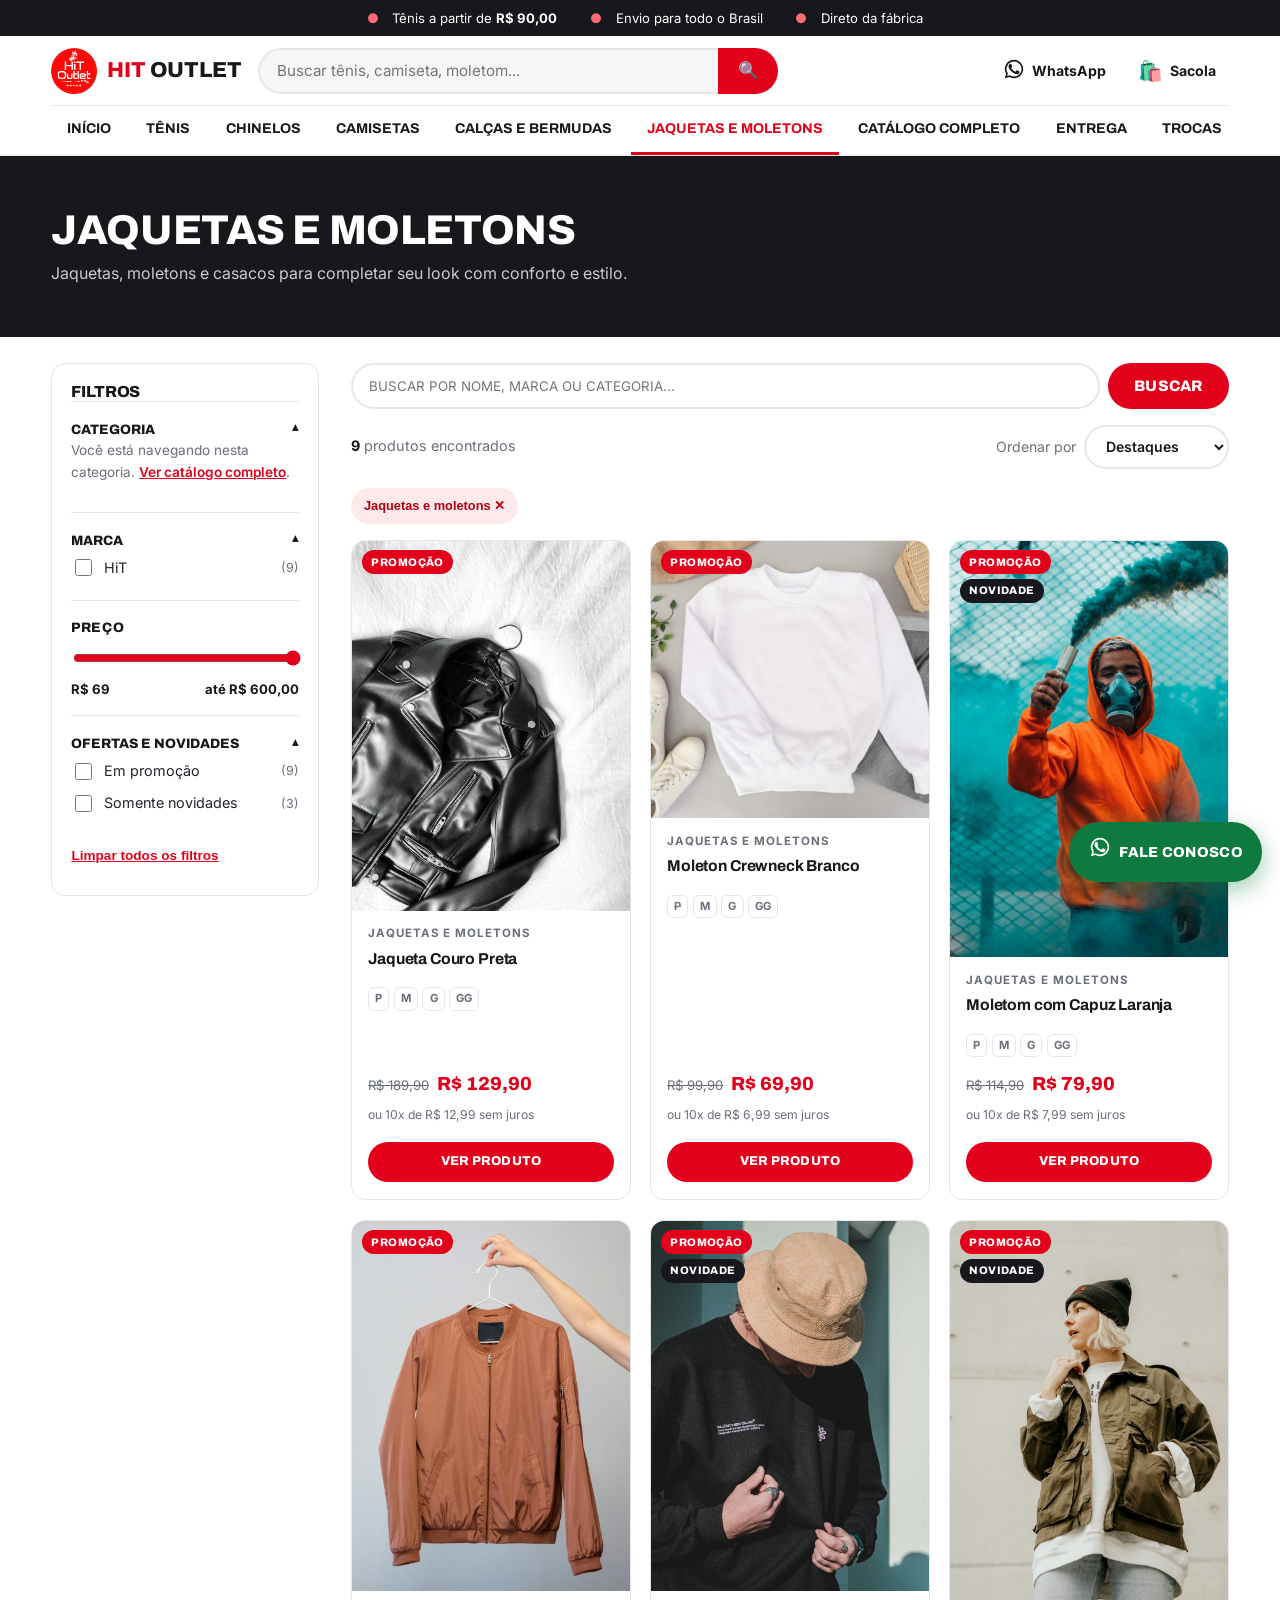
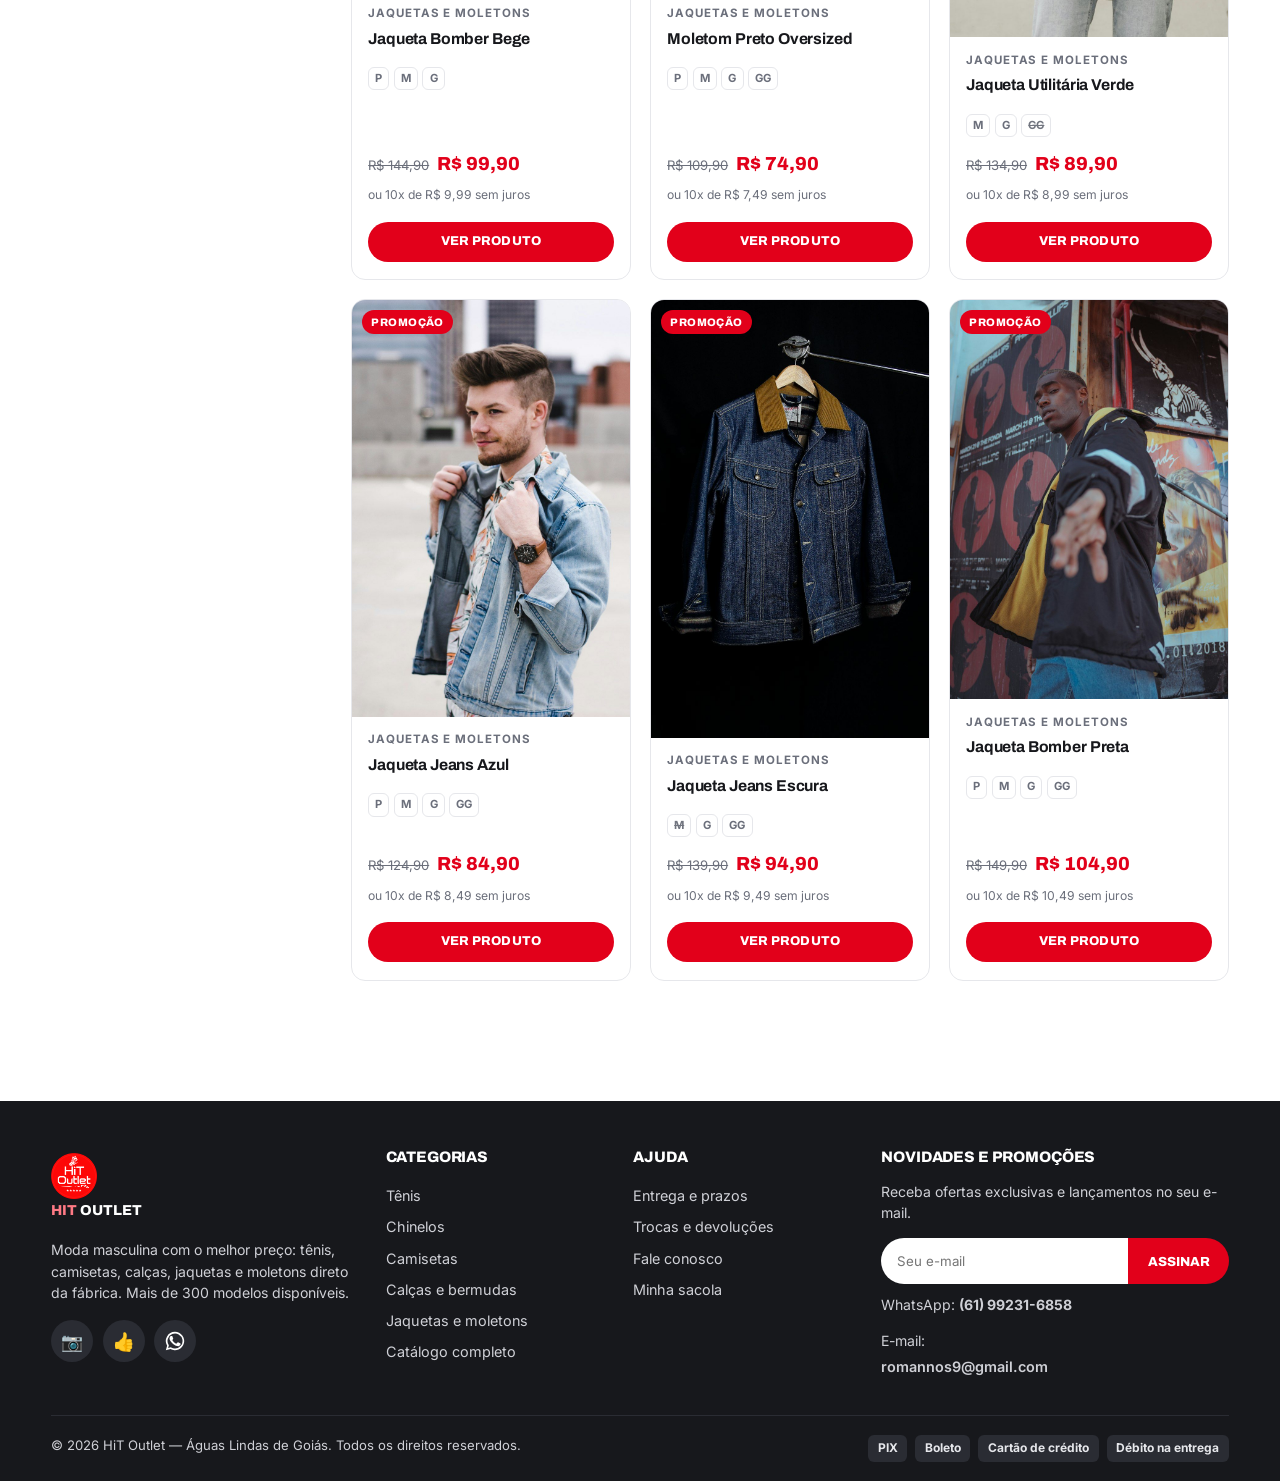
<file: jaquetas-moletons.html>
<!DOCTYPE html>
<html lang="pt-BR">
<head>
  <meta charset="UTF-8">
  <meta name="viewport" content="width=device-width, initial-scale=1">
  <title>Jaquetas e moletons — HiT Outlet</title>
  <meta name="description" content="Catálogo completo da HiT Outlet: tênis, camisetas, calças, jaquetas e moletons masculinos com preços de outlet. Filtre por categoria, marca e preço.">
  <link rel="icon" type="image/png" href="assets/img/marca/favicon.png">
  <link rel="preconnect" href="https://fonts.googleapis.com">
  <link rel="preconnect" href="https://fonts.gstatic.com" crossorigin>
  <link href="https://fonts.googleapis.com/css2?family=Archivo:wght@600;700;800;900&family=Inter:wght@400;500;600;700;800&display=swap" rel="stylesheet">
  <link rel="stylesheet" href="css/style.css">
</head>
<body data-pagina="cat-jaquetas" data-categoria="jaquetas">

  <div id="cabecalho-site"></div>

  <main>
    <div class="cabecalho-pagina">
      <div class="container">
        <h1>Jaquetas e moletons</h1>
        <p>Jaquetas, moletons e casacos para completar seu look com conforto e estilo.</p>
      </div>
    </div>

    <div class="secao" style="padding-top:1.6rem">
      <div class="container pagina-catalogo">

        <!-- ============ FILTROS ============ -->
        <aside class="filtros-coluna" id="filtros-coluna" aria-label="Filtros de produtos">
          <div class="filtros">
            <div class="linha-flex" style="justify-content:space-between">
              <h2 style="margin:0">Filtros</h2>
              <button class="btn btn-mini btn-contorno fecha-filtros" id="btn-fechar-filtros" style="display:none">✕ Fechar</button>
            </div>

            <div class="grupo-filtro">
              <button class="btn-toggle-filtro" data-alvo="filtro-categorias-wrap" aria-expanded="true">
                Categoria <span class="seta">▾</span>
              </button>
              <div class="filtro-aberto mostrar" id="filtro-categorias-wrap">
                <p class="texto-pequeno texto-suave">Você está navegando nesta categoria. <a href="catalogo.html">Ver catálogo completo</a>.</p>
              </div>
            </div>

            <div class="grupo-filtro">
              <button class="btn-toggle-filtro" data-alvo="filtro-marcas-wrap" aria-expanded="true">
                Marca <span class="seta">▾</span>
              </button>
              <div class="filtro-aberto mostrar" id="filtro-marcas-wrap">
                <div id="filtro-marcas"></div>
              </div>
            </div>

            <div class="grupo-filtro">
              <div class="titulo-grupo">Preço</div>
              <label class="somente-leitor" for="filtro-faixa">Preço máximo</label>
              <input type="range" id="filtro-faixa" min="30" max="600" step="10">
              <div class="faixa-preco-valores">
                <span id="faixa-minimo">R$ 30</span>
                <span id="faixa-valor"></span>
              </div>
            </div>

            <div class="grupo-filtro">
              <button class="btn-toggle-filtro" data-alvo="filtro-cupons-wrap" aria-expanded="true">
                Ofertas e novidades <span class="seta">▾</span>
              </button>
              <div class="filtro-aberto mostrar" id="filtro-cupons-wrap">
                <div id="filtro-cupons"></div>
              </div>
            </div>

            <button class="limpar-filtros" id="btn-limpar-filtros">Limpar todos os filtros</button>
          </div>
        </aside>

        <!-- ============ RESULTADOS ============ -->
        <section>
          <form class="cupom-linha" id="form-busca-topo" style="margin:0 0 1rem" role="search">
            <label class="somente-leitor" for="busca-topo">Buscar no catálogo</label>
            <input type="search" id="busca-topo" placeholder="Buscar por nome, marca ou categoria...">
            <button class="btn btn-primario" type="submit">Buscar</button>
          </form>

          <div class="barra-catalogo">
            <span class="contagem-resultados" id="contagem-resultados"></span>
            <div class="linha-flex">
              <button class="btn btn-mini btn-contorno btn-filtros-mobile" id="btn-filtros-mobile">⚙ Filtros</button>
              <label class="seletor-ordenacao">
                Ordenar por
                <select id="ordenacao" aria-label="Ordenar produtos">
                  <option value="relevancia">Destaques</option>
                  <option value="menor-preco">Menor preço</option>
                  <option value="maior-preco">Maior preço</option>
                  <option value="novidades">Novidades</option>
                  <option value="nome">Nome (A–Z)</option>
                </select>
              </label>
            </div>
          </div>

          <div class="chips-ativos" id="chips-ativos" style="display:none"></div>
          <div class="grade-produtos" id="grade-resultados"></div>
        </section>

      </div>
    </div>
  </main>

  <footer id="rodape-site"></footer>

  <script src="assets/js/data.js"></script>
  <script src="assets/js/main.js"></script>
  <script src="assets/js/catalogo.js"></script>
  
</body>
</html>
</file>
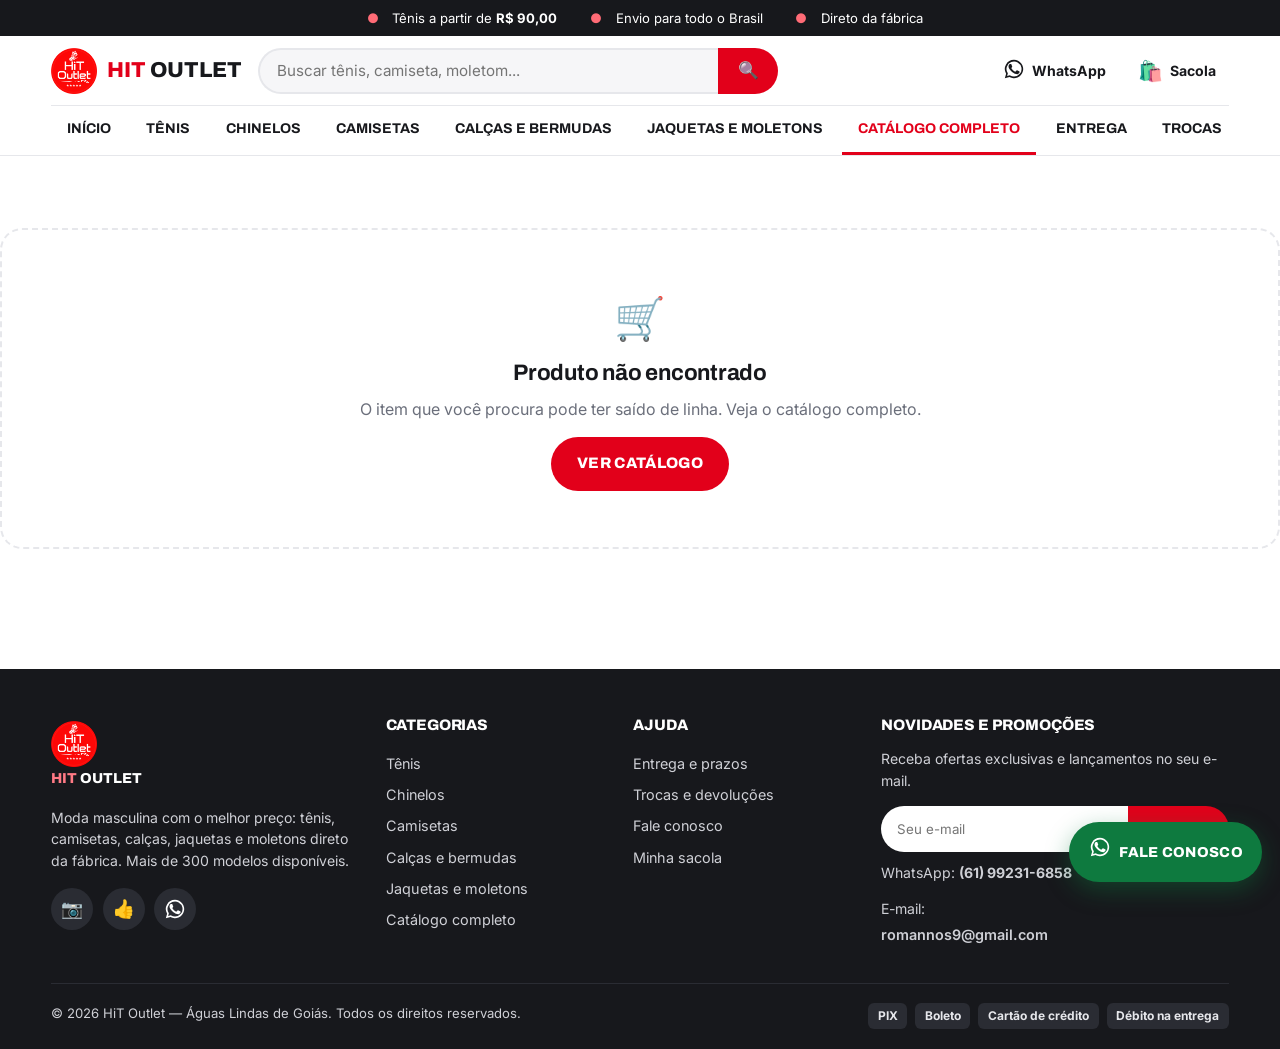
<file: produto.html>
<!DOCTYPE html>
<html lang="pt-BR">
<head>
  <meta charset="UTF-8">
  <meta name="viewport" content="width=device-width, initial-scale=1">
  <title>Produto — HiT Outlet</title>
  <meta name="description" content="Detalhes do produto na HiT Outlet: fotos, tamanhos, cores, preço e frete. Compre pelo site ou fale no WhatsApp.">
  <link rel="icon" type="image/png" href="assets/img/marca/favicon.png">
  <link rel="preconnect" href="https://fonts.googleapis.com">
  <link rel="preconnect" href="https://fonts.gstatic.com" crossorigin>
  <link href="https://fonts.googleapis.com/css2?family=Archivo:wght@600;700;800;900&family=Inter:wght@400;500;600;700;800&display=swap" rel="stylesheet">
  <link rel="stylesheet" href="css/style.css">
</head>
<body data-pagina="catalogo">

  <div id="cabecalho-site"></div>

  <main class="secao" id="pagina-produto">
    <div class="container pagina-produto">

      <!-- ============ GALERIA ============ -->
      <div class="galeria-produto">
        <div class="foto-principal">
          <img id="foto-principal" src="assets/img/produtos/tenis-jordan-1-mid.jpg" alt="Foto do produto">
        </div>
        <div class="miniaturas" id="miniaturas"></div>
      </div>

      <!-- ============ INFORMAÇÕES ============ -->
      <div class="info-produto">
        <span class="marca-p" id="info-marca"></span>
        <div class="linha-flex" id="info-etiquetas" style="margin:.4rem 0"></div>
        <h1 id="info-nome"></h1>
        <p class="resumo" id="info-resumo"></p>

        <div class="bloco-preco">
          <div class="linha-preco" id="info-precos"></div>
        </div>

        <!-- cores -->
        <div id="bloco-cores">
          <div class="titulo-grupo rotulo-var" style="font-family:var(--fonte-titulo);font-weight:800;font-size:.9rem;text-transform:uppercase"></div>
          <div class="cores-opcoes" id="info-cores"></div>
        </div>

        <!-- tamanhos -->
        <div>
          <div class="titulo-grupo" style="font-family:var(--fonte-titulo);font-weight:800;font-size:.9rem;text-transform:uppercase">Tamanho</div>
          <div class="tamanhos-grade" id="info-tamanhos"></div>
          <p class="aviso-tamanho" id="aviso-tamanho" role="alert"></p>
        </div>

        <!-- compra -->
        <div class="linha-compra">
          <div class="qtd-controle">
            <button id="qtd-menos" aria-label="Diminuir quantidade">−</button>
            <input type="number" id="qtd-produto" value="1" min="1" aria-label="Quantidade">
            <button id="qtd-mais" aria-label="Aumentar quantidade">+</button>
          </div>
          <button class="btn btn-primario" id="btn-comprar">Adicionar à sacola</button>
          <a class="btn btn-contorno" id="btn-whatsapp-produto" href="#" target="_blank" rel="noopener">Comprar no WhatsApp</a>
        </div>

        <div class="linha-flex mt-2">
          <button class="btn btn-mini btn-escuro" id="btn-ver-sacola">Ver sacola</button>
          <span class="texto-pequeno texto-suave">Pagamento em até 10x sem juros · Pix com desconto</span>
        </div>

        <!-- selos -->
        <div class="selos-confianca">
          <div class="selo-info"><span class="icone">🚚</span> Envio para todo o Brasil</div>
          <div class="selo-info"><span class="icone">🏭</span> Direto da fábrica</div>
          <div class="selo-info"><span class="icone">💬</span> Suporte no WhatsApp</div>
          <div class="selo-info"><span class="icone">🔒</span> Compra segura</div>
        </div>

        <!-- frete -->
        <div class="mt-3">
          <h2 class="somente-leitor">Entrega e seções do produto</h2>
          <h3>Calcular frete</h3>
          <form class="campo-frete" id="form-frete-produto">
            <label class="somente-leitor" for="cep-produto">CEP de destino</label>
            <input type="text" id="cep-produto" placeholder="Digite seu CEP" inputmode="numeric" maxlength="9">
            <button class="btn btn-escuro" type="submit">Calcular</button>
          </form>
          <p class="frete-calculado" id="resultado-frete-produto" aria-live="polite"></p>
        </div>

        <!-- abas -->
        <div class="abas-detalhes">
          <div class="abas-cabecalho" role="tablist">
            <button class="aba-btn ativa" role="tab" aria-selected="true" data-aba="descricao">Descrição</button>
            <button class="aba-btn" role="tab" aria-selected="false" data-aba="detalhes">Detalhes</button>
            <button class="aba-btn" role="tab" aria-selected="false" data-aba="trocas">Trocas</button>
          </div>
          <div class="conteudo-aba" id="aba-descricao" role="tabpanel">
            <p class="texto-suave" id="texto-descricao"></p>
            <p class="texto-pequeno texto-suave">Dúvidas sobre tamanho ou disponibilidade? <a href="#" id="aba-whatsapp" target="_blank" rel="noopener">Chame no WhatsApp</a>.</p>
          </div>
          <div class="conteudo-aba" id="aba-detalhes" role="tabpanel" hidden>
            <ul id="lista-detalhes"></ul>
          </div>
          <div class="conteudo-aba" id="aba-trocas" role="tabpanel" hidden>
            <p>Trocas e devoluções são aceitas em até 7 dias corridos após o recebimento, com a etiqueta original e sem sinais de uso. <a href="trocas.html">Veja a política completa</a>.</p>
          </div>
        </div>
      </div>
    </div>

    <!-- ============ RELACIONADOS ============ -->
    <div class="container mt-3" id="secao-relacionados">
      <div class="secao-cabecalho">
        <div>
          <span class="selo-titulo">Combine com</span>
          <h2>Você também pode gostar</h2>
        </div>
      </div>
      <div class="grade-produtos" id="grade-relacionados"></div>
    </div>
  </main>

  <footer id="rodape-site"></footer>

  <script src="assets/js/data.js"></script>
  <script src="assets/js/main.js"></script>
  <script src="assets/js/produto.js"></script>
</body>
</html>
</file>
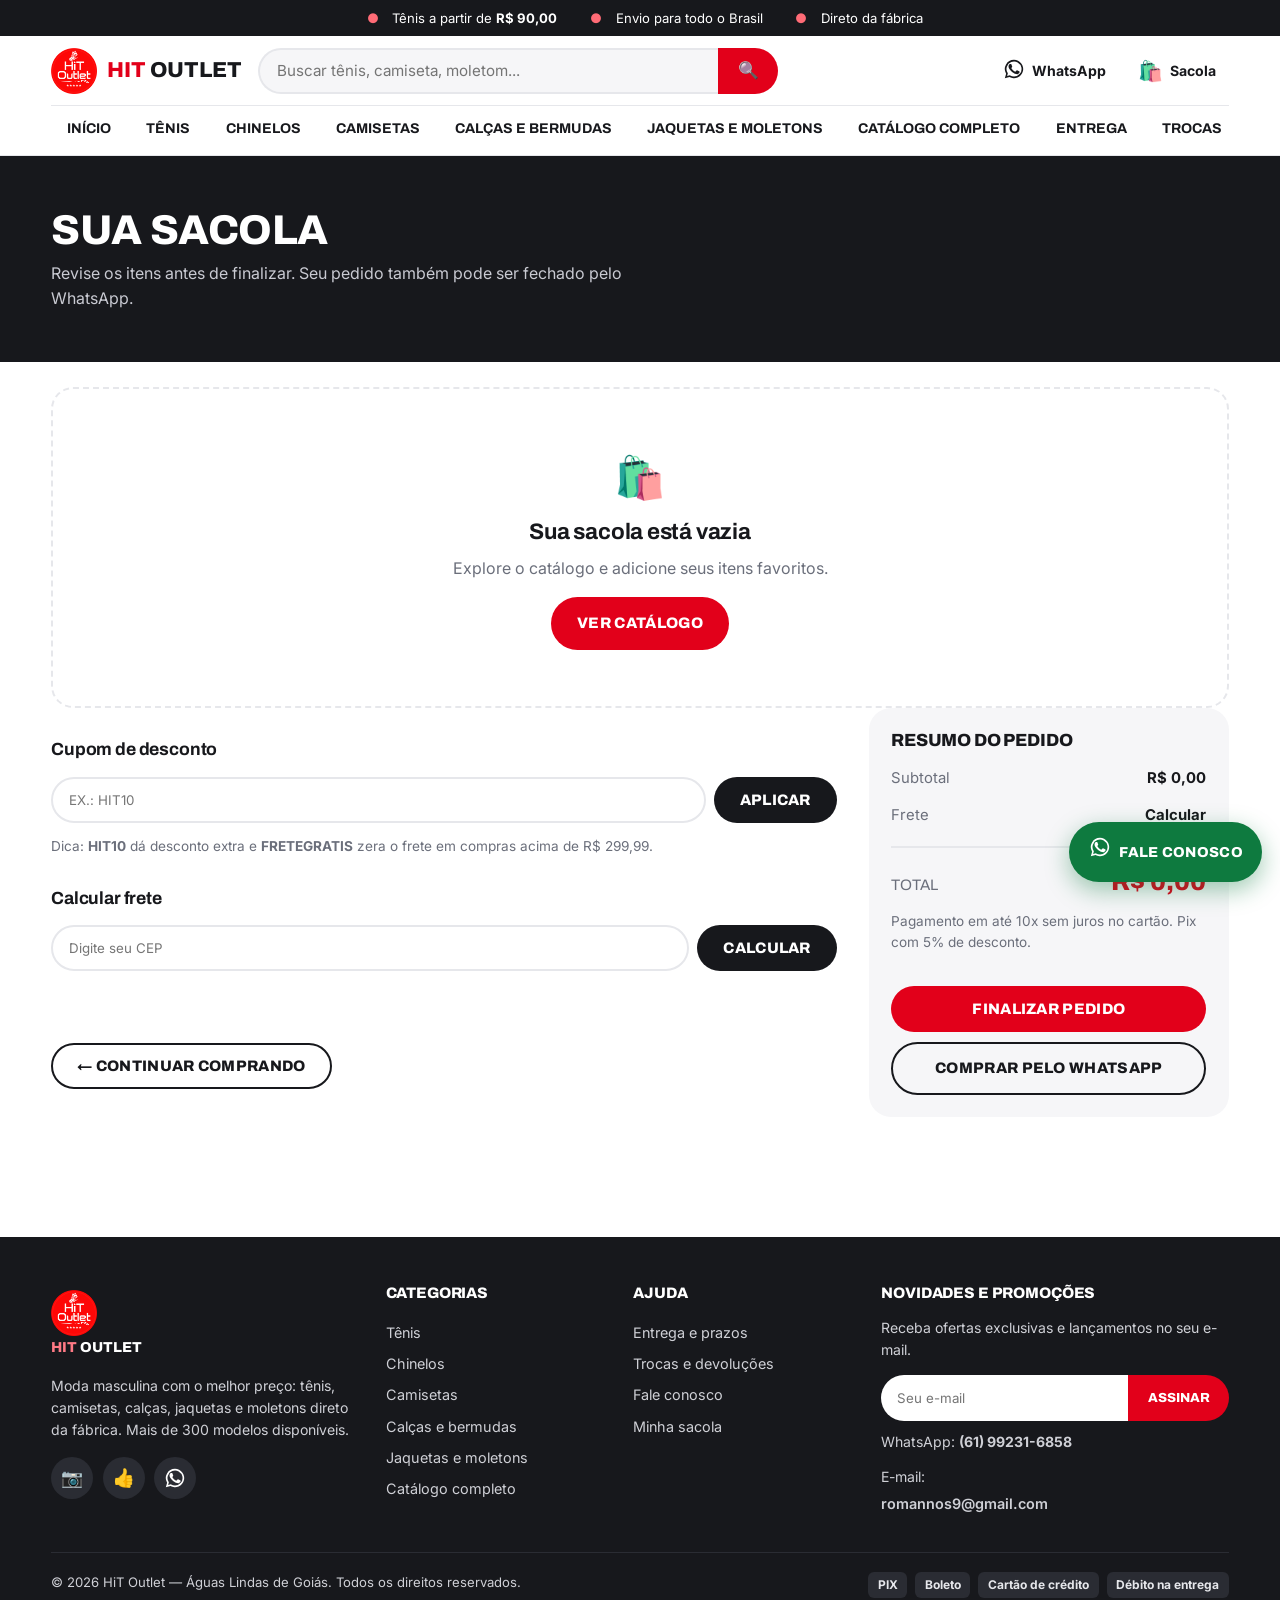
<file: sacola.html>
<!DOCTYPE html>
<html lang="pt-BR">
<head>
  <meta charset="UTF-8">
  <meta name="viewport" content="width=device-width, initial-scale=1">
  <title>Sua sacola — HiT Outlet</title>
  <meta name="description" content="Revise os itens da sua sacola na HiT Outlet, aplique cupons, calcule o frete e finalize seu pedido.">
  <link rel="icon" type="image/png" href="assets/img/marca/favicon.png">
  <link rel="preconnect" href="https://fonts.googleapis.com">
  <link rel="preconnect" href="https://fonts.gstatic.com" crossorigin>
  <link href="https://fonts.googleapis.com/css2?family=Archivo:wght@600;700;800;900&family=Inter:wght@400;500;600;700;800&display=swap" rel="stylesheet">
  <link rel="stylesheet" href="css/style.css">
</head>
<body data-pagina="sacola">

  <div id="cabecalho-site"></div>

  <main>
    <div class="cabecalho-pagina">
      <div class="container">
        <h1>Sua sacola</h1>
        <p>Revise os itens antes de finalizar. Seu pedido também pode ser fechado pelo WhatsApp.</p>
        <h2 class="somente-leitor">Itens da sacola</h2>
      </div>
    </div>

    <div class="secao" style="padding-top:1.6rem">
      <div class="container">

        <!-- sacola vazia -->
        <div class="vazio-estado" id="sacola-vazia" hidden>
          <div class="icone">🛍️</div>
          <h3>Sua sacola está vazia</h3>
          <p>Explore o catálogo e adicione seus itens favoritos.</p>
          <a class="btn btn-primario" href="catalogo.html">Ver catálogo</a>
        </div>

        <div class="pagina-sacola" id="sacola-conteudo" hidden>
          <!-- ============ ITENS ============ -->
          <section>
            <div id="lista-sacola"></div>
            <div class="aviso-estoque" id="aviso-estoque" style="display:none"></div>

            <div class="mt-3">
              <h3>Cupom de desconto</h3>
              <div class="cupom-linha">
                <label class="somente-leitor" for="input-cupom">Código do cupom</label>
                <input type="text" id="input-cupom" placeholder="Ex.: HIT10" autocomplete="off">
                <button class="btn btn-escuro" id="btn-aplicar-cupom" type="button">Aplicar</button>
              </div>
              <p class="aviso-cupom" id="aviso-cupom"></p>
              <p class="texto-pequeno texto-suave">Dica: <strong>HIT10</strong> dá desconto extra e <strong>FRETEGRATIS</strong> zera o frete em compras acima de R$ 299,99.</p>
            </div>

            <div class="mt-3">
              <h3>Calcular frete</h3>
              <form class="campo-frete" id="form-frete-sacola">
                <label class="somente-leitor" for="input-cep">CEP de destino</label>
                <input type="text" id="input-cep" placeholder="Digite seu CEP" inputmode="numeric" maxlength="9">
                <button class="btn btn-escuro" type="submit">Calcular</button>
              </form>
              <p class="frete-calculado" id="resultado-frete-sacola" aria-live="polite"></p>
            </div>

            <button class="btn btn-contorno mt-3" id="btn-continuar-comprando">← Continuar comprando</button>
          </section>

          <!-- ============ RESUMO ============ -->
          <aside class="resumo-pedido">
            <h2>Resumo do pedido</h2>
            <div class="resumo-linha"><span>Subtotal</span><strong id="resumo-subtotal">R$ 0,00</strong></div>
            <div class="resumo-linha desconto" id="linha-desconto" style="display:none">
              <span>Desconto do cupom</span><strong id="resumo-desconto"></strong>
            </div>
            <div class="resumo-linha"><span>Frete</span><strong id="resumo-frete">Calcular</strong></div>
            <div class="resumo-total">
              <span class="rotulo">Total</span>
              <span class="valor" id="resumo-total">R$ 0,00</span>
            </div>
            <p class="texto-pequeno texto-suave" style="margin-top:.6rem">Pagamento em até 10x sem juros no cartão. Pix com 5% de desconto.</p>
            <button class="btn btn-primario btn-largo mt-2" id="btn-finalizar">Finalizar pedido</button>
            <a class="btn btn-contorno btn-largo mt-1" style="margin-top:.6rem"
               href="https://wa.me/5561992316858?text=Olá!%20Quero%20ajuda%20para%20finalizar%20meu%20pedido%20na%20HiT%20Outlet."
               target="_blank" rel="noopener">Comprar pelo WhatsApp</a>
          </aside>
        </div>

      </div>
    </div>
  </main>

  <footer id="rodape-site"></footer>

  <script src="assets/js/data.js"></script>
  <script src="assets/js/main.js"></script>
  <script src="assets/js/sacola.js"></script>
</body>
</html>
</file>
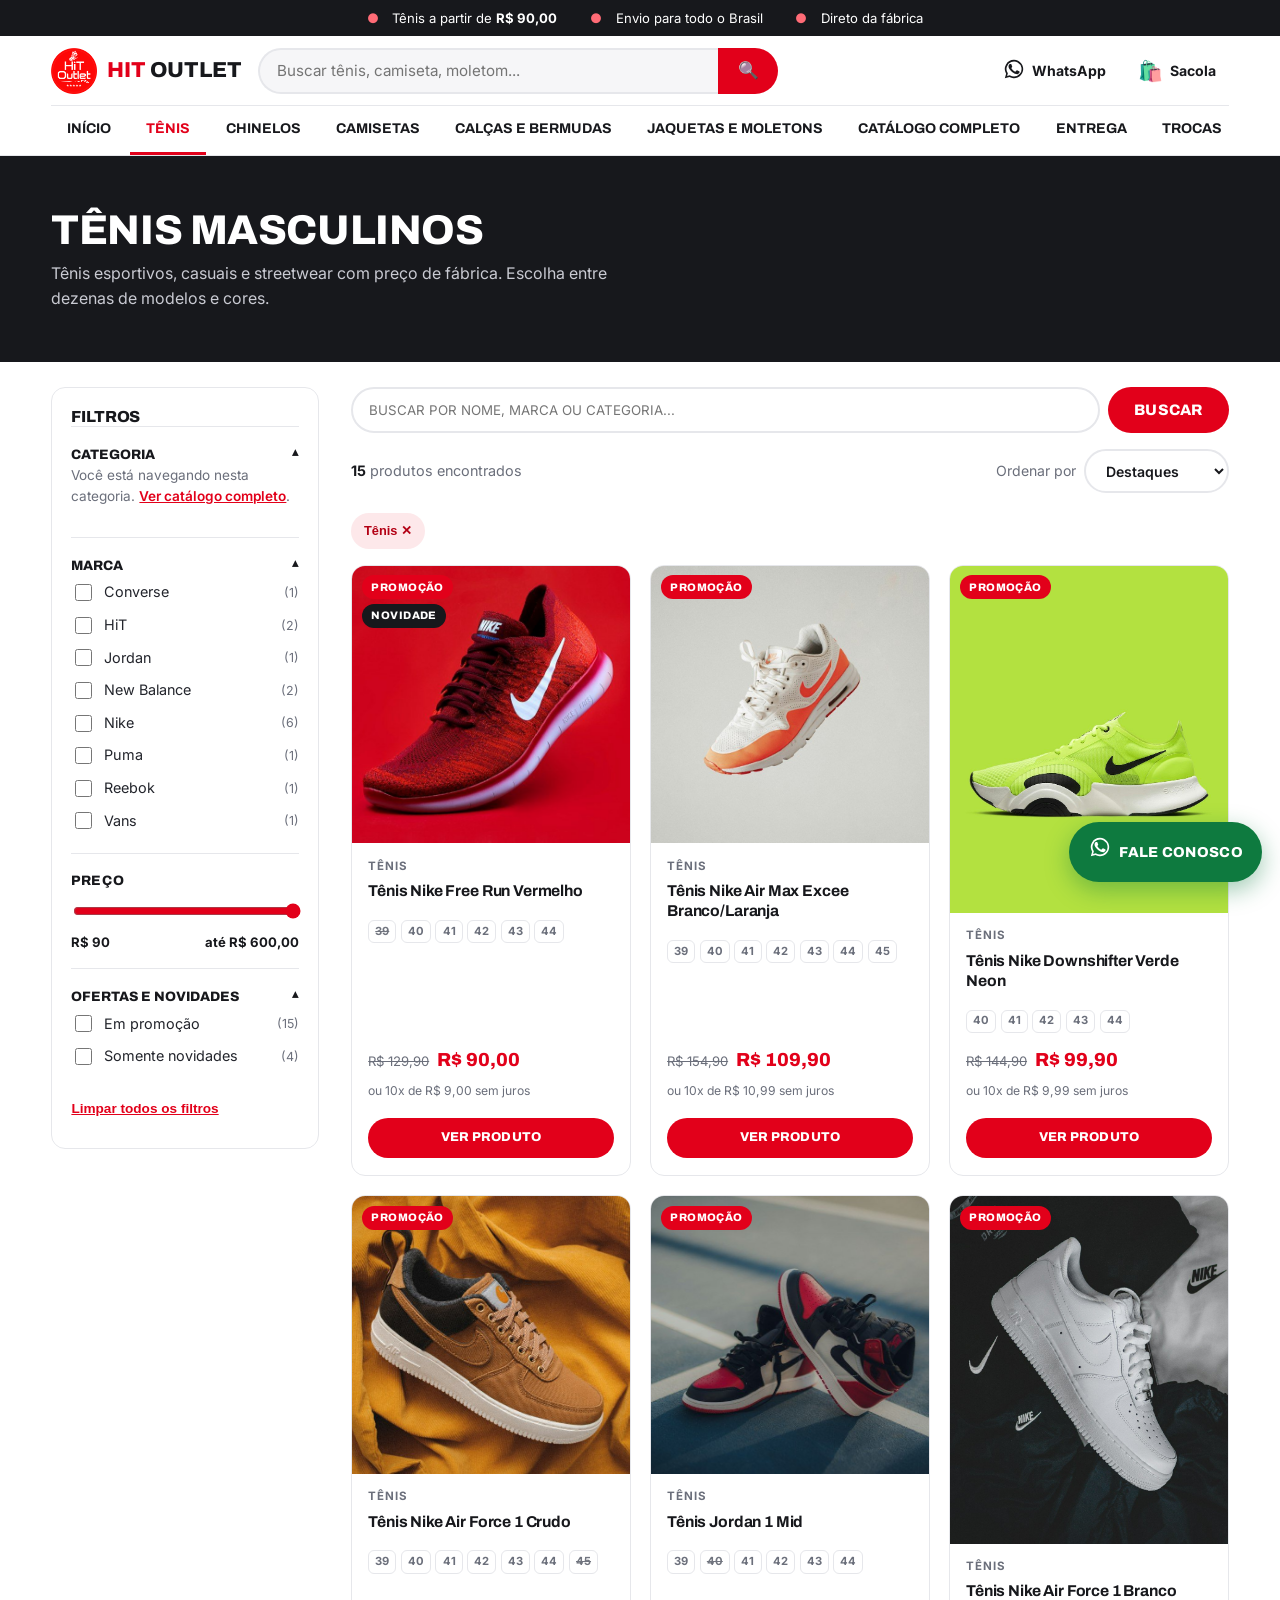
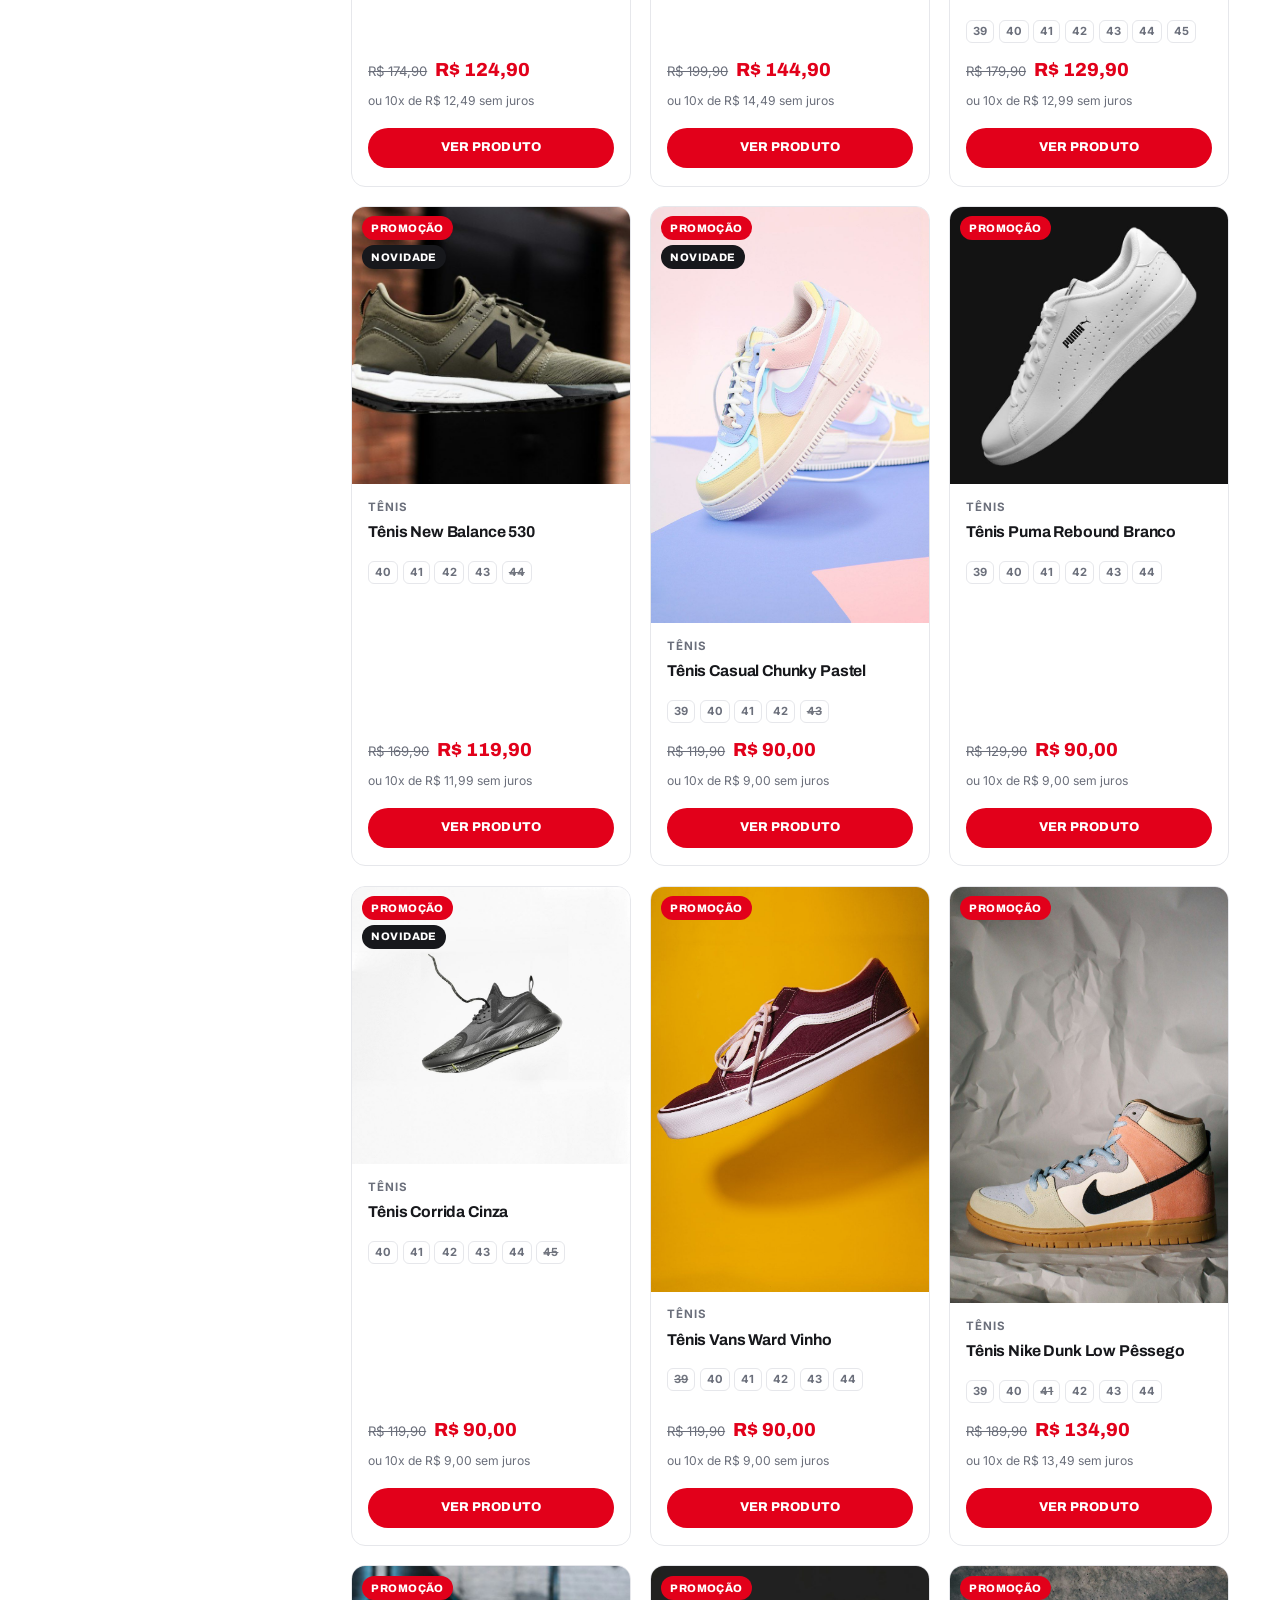
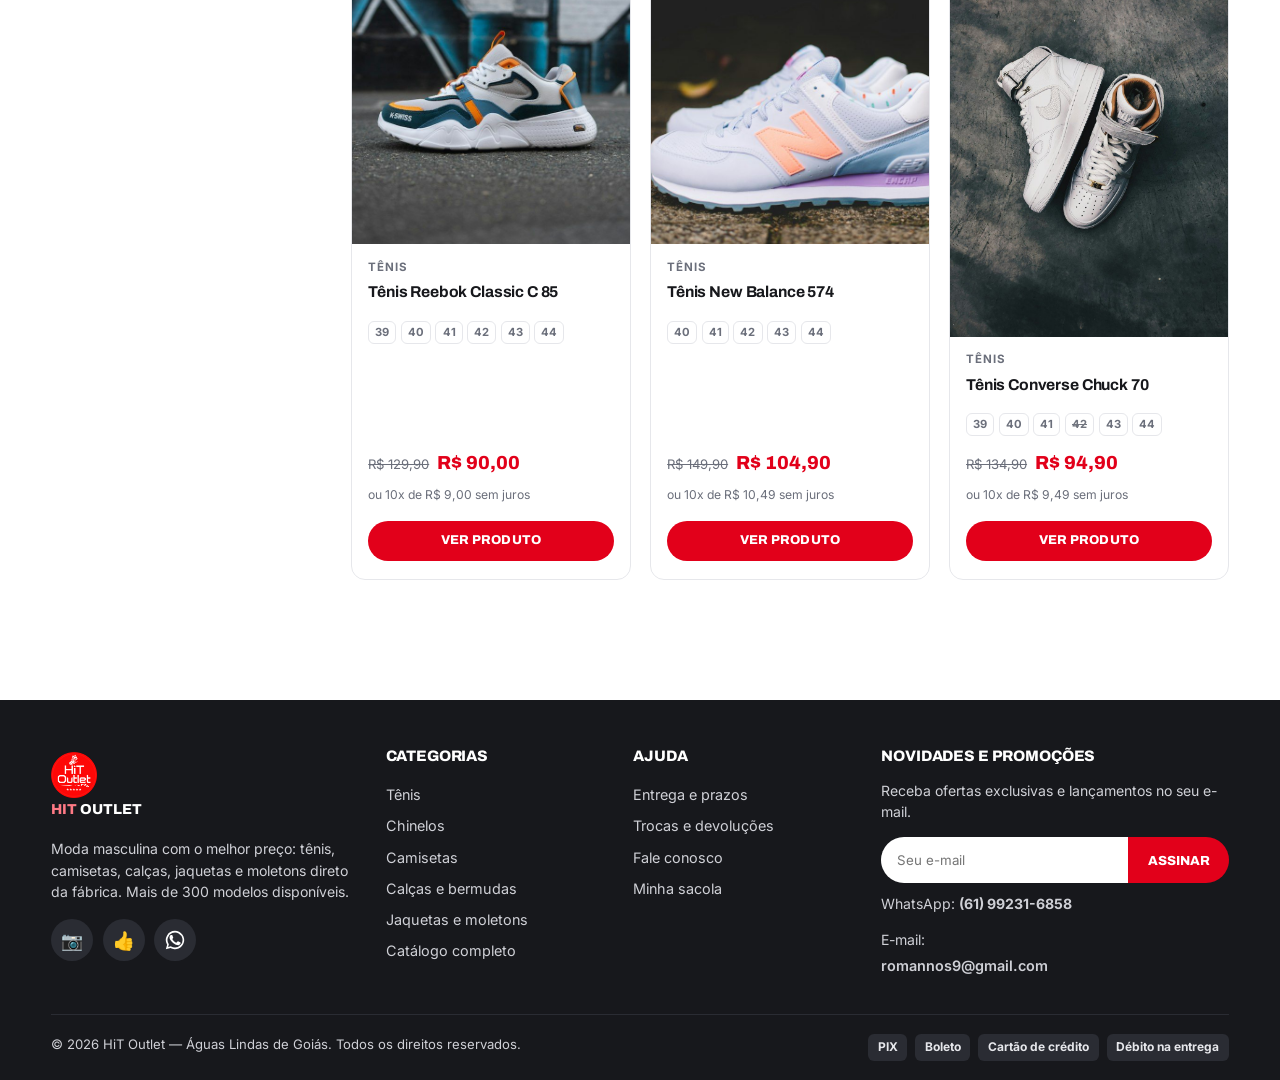
<file: tenis.html>
<!DOCTYPE html>
<html lang="pt-BR">
<head>
  <meta charset="UTF-8">
  <meta name="viewport" content="width=device-width, initial-scale=1">
  <title>Tênis masculinos — HiT Outlet</title>
  <meta name="description" content="Catálogo completo da HiT Outlet: tênis, camisetas, calças, jaquetas e moletons masculinos com preços de outlet. Filtre por categoria, marca e preço.">
  <link rel="icon" type="image/png" href="assets/img/marca/favicon.png">
  <link rel="preconnect" href="https://fonts.googleapis.com">
  <link rel="preconnect" href="https://fonts.gstatic.com" crossorigin>
  <link href="https://fonts.googleapis.com/css2?family=Archivo:wght@600;700;800;900&family=Inter:wght@400;500;600;700;800&display=swap" rel="stylesheet">
  <link rel="stylesheet" href="css/style.css">
</head>
<body data-pagina="cat-tenis" data-categoria="tenis">

  <div id="cabecalho-site"></div>

  <main>
    <div class="cabecalho-pagina">
      <div class="container">
        <h1>Tênis masculinos</h1>
        <p>Tênis esportivos, casuais e streetwear com preço de fábrica. Escolha entre dezenas de modelos e cores.</p>
      </div>
    </div>

    <div class="secao" style="padding-top:1.6rem">
      <div class="container pagina-catalogo">

        <!-- ============ FILTROS ============ -->
        <aside class="filtros-coluna" id="filtros-coluna" aria-label="Filtros de produtos">
          <div class="filtros">
            <div class="linha-flex" style="justify-content:space-between">
              <h2 style="margin:0">Filtros</h2>
              <button class="btn btn-mini btn-contorno fecha-filtros" id="btn-fechar-filtros" style="display:none">✕ Fechar</button>
            </div>

            <div class="grupo-filtro">
              <button class="btn-toggle-filtro" data-alvo="filtro-categorias-wrap" aria-expanded="true">
                Categoria <span class="seta">▾</span>
              </button>
              <div class="filtro-aberto mostrar" id="filtro-categorias-wrap">
                <p class="texto-pequeno texto-suave">Você está navegando nesta categoria. <a href="catalogo.html">Ver catálogo completo</a>.</p>
              </div>
            </div>

            <div class="grupo-filtro">
              <button class="btn-toggle-filtro" data-alvo="filtro-marcas-wrap" aria-expanded="true">
                Marca <span class="seta">▾</span>
              </button>
              <div class="filtro-aberto mostrar" id="filtro-marcas-wrap">
                <div id="filtro-marcas"></div>
              </div>
            </div>

            <div class="grupo-filtro">
              <div class="titulo-grupo">Preço</div>
              <label class="somente-leitor" for="filtro-faixa">Preço máximo</label>
              <input type="range" id="filtro-faixa" min="30" max="600" step="10">
              <div class="faixa-preco-valores">
                <span id="faixa-minimo">R$ 30</span>
                <span id="faixa-valor"></span>
              </div>
            </div>

            <div class="grupo-filtro">
              <button class="btn-toggle-filtro" data-alvo="filtro-cupons-wrap" aria-expanded="true">
                Ofertas e novidades <span class="seta">▾</span>
              </button>
              <div class="filtro-aberto mostrar" id="filtro-cupons-wrap">
                <div id="filtro-cupons"></div>
              </div>
            </div>

            <button class="limpar-filtros" id="btn-limpar-filtros">Limpar todos os filtros</button>
          </div>
        </aside>

        <!-- ============ RESULTADOS ============ -->
        <section>
          <form class="cupom-linha" id="form-busca-topo" style="margin:0 0 1rem" role="search">
            <label class="somente-leitor" for="busca-topo">Buscar no catálogo</label>
            <input type="search" id="busca-topo" placeholder="Buscar por nome, marca ou categoria...">
            <button class="btn btn-primario" type="submit">Buscar</button>
          </form>

          <div class="barra-catalogo">
            <span class="contagem-resultados" id="contagem-resultados"></span>
            <div class="linha-flex">
              <button class="btn btn-mini btn-contorno btn-filtros-mobile" id="btn-filtros-mobile">⚙ Filtros</button>
              <label class="seletor-ordenacao">
                Ordenar por
                <select id="ordenacao" aria-label="Ordenar produtos">
                  <option value="relevancia">Destaques</option>
                  <option value="menor-preco">Menor preço</option>
                  <option value="maior-preco">Maior preço</option>
                  <option value="novidades">Novidades</option>
                  <option value="nome">Nome (A–Z)</option>
                </select>
              </label>
            </div>
          </div>

          <div class="chips-ativos" id="chips-ativos" style="display:none"></div>
          <div class="grade-produtos" id="grade-resultados"></div>
        </section>

      </div>
    </div>
  </main>

  <footer id="rodape-site"></footer>

  <script src="assets/js/data.js"></script>
  <script src="assets/js/main.js"></script>
  <script src="assets/js/catalogo.js"></script>
  
</body>
</html>
</file>
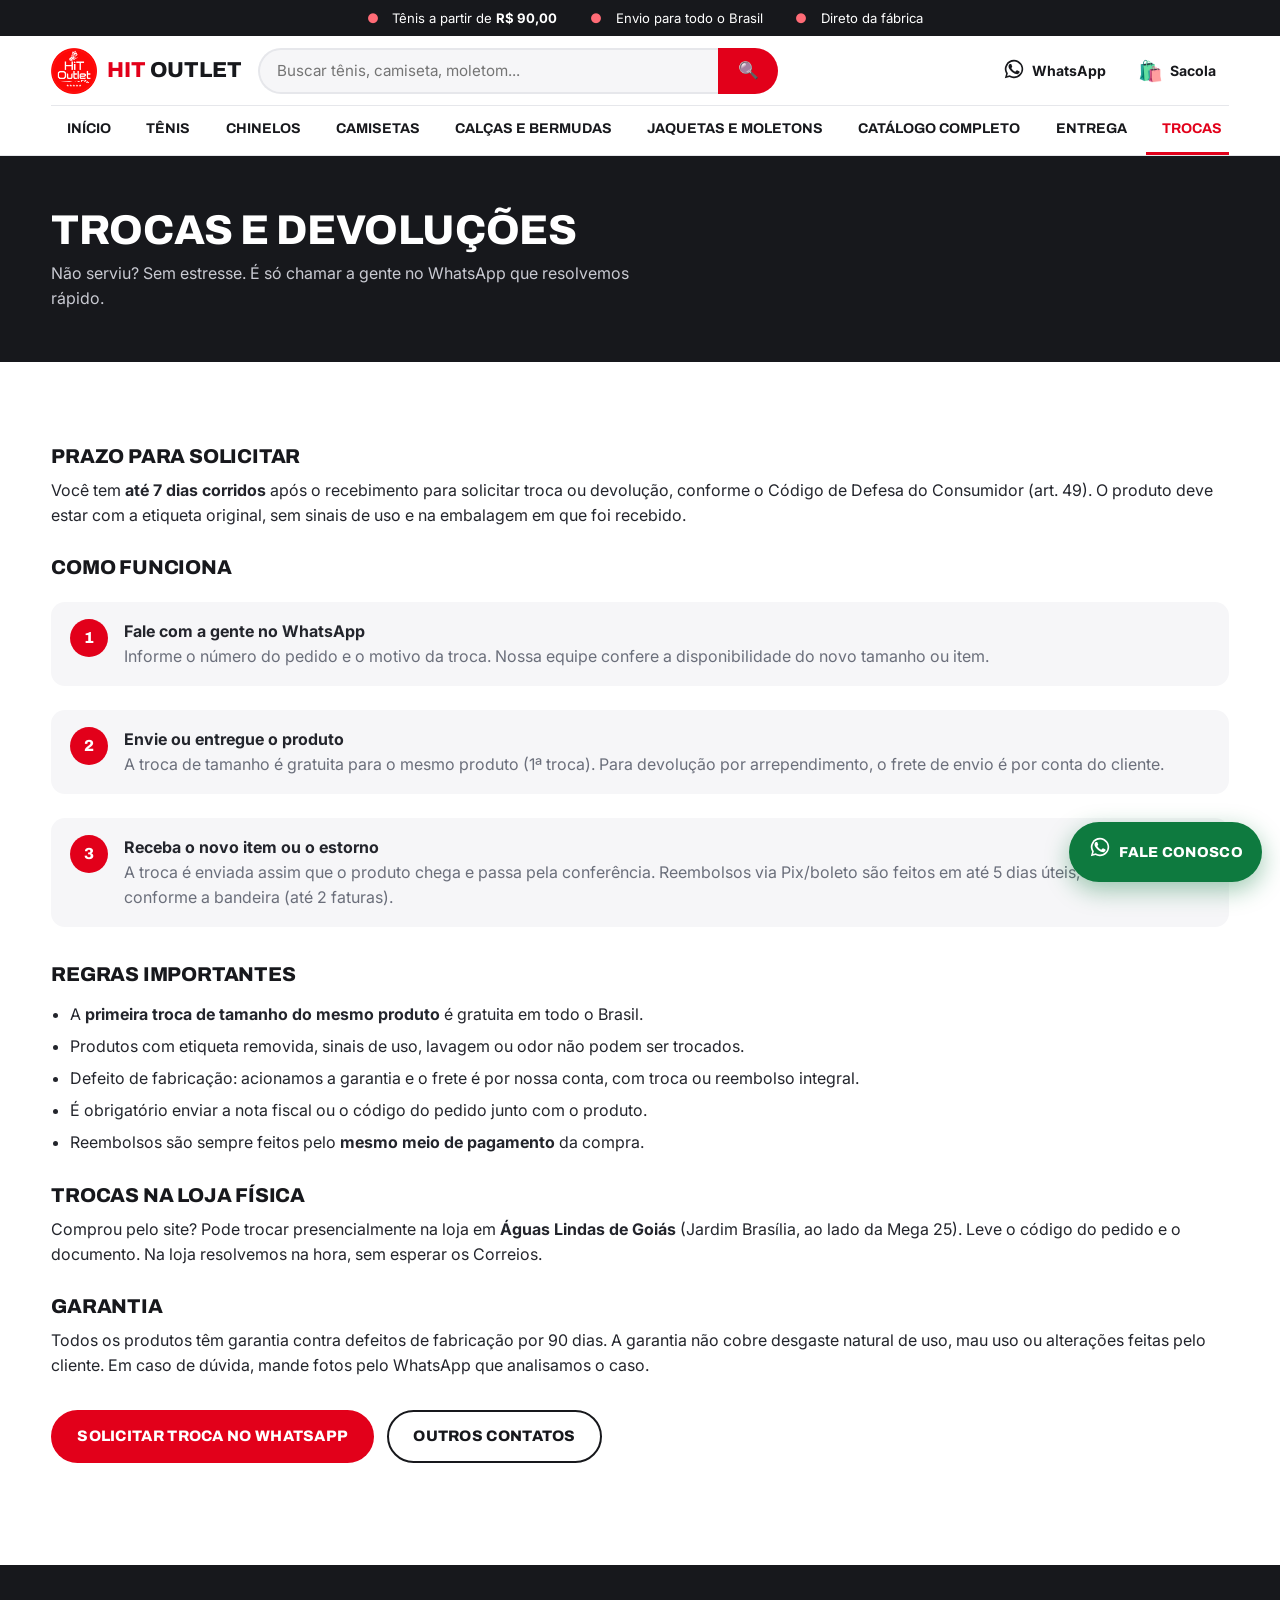
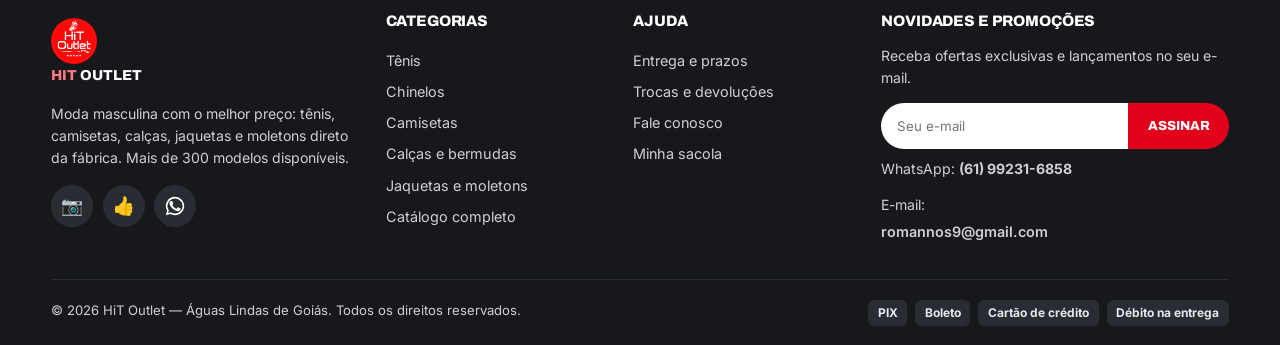
<file: trocas.html>
<!DOCTYPE html>
<html lang="pt-BR">
<head>
  <meta charset="UTF-8">
  <meta name="viewport" content="width=device-width, initial-scale=1">
  <title>Trocas e devoluções — HiT Outlet</title>
  <meta name="description" content="Política de trocas e devoluções da HiT Outlet: prazos, como solicitar e o que fazer quando o produto não serviu.">
  <link rel="icon" type="image/png" href="assets/img/marca/favicon.png">
  <link rel="preconnect" href="https://fonts.googleapis.com">
  <link rel="preconnect" href="https://fonts.gstatic.com" crossorigin>
  <link href="https://fonts.googleapis.com/css2?family=Archivo:wght@600;700;800;900&family=Inter:wght@400;500;600;700;800&display=swap" rel="stylesheet">
  <link rel="stylesheet" href="css/style.css">
</head>
<body data-pagina="trocas">

  <div id="cabecalho-site"></div>

  <main>
    <div class="cabecalho-pagina">
      <div class="container">
        <h1>Trocas e devoluções</h1>
        <p>Não serviu? Sem estresse. É só chamar a gente no WhatsApp que resolvemos rápido.</p>
      </div>
    </div>

    <div class="conteudo-pagina">
      <div class="container">

        <h2>Prazo para solicitar</h2>
        <p>Você tem <strong>até 7 dias corridos</strong> após o recebimento para solicitar troca ou devolução, conforme o Código de Defesa do Consumidor (art. 49). O produto deve estar com a etiqueta original, sem sinais de uso e na embalagem em que foi recebido.</p>

        <h2>Como funciona</h2>
        <ol class="passos-troca">
          <li>
            <div>
              <strong>Fale com a gente no WhatsApp</strong>
              <p class="mb-0 texto-suave">Informe o número do pedido e o motivo da troca. Nossa equipe confere a disponibilidade do novo tamanho ou item.</p>
            </div>
          </li>
          <li>
            <div>
              <strong>Envie ou entregue o produto</strong>
              <p class="mb-0 texto-suave">A troca de tamanho é gratuita para o mesmo produto (1ª troca). Para devolução por arrependimento, o frete de envio é por conta do cliente.</p>
            </div>
          </li>
          <li>
            <div>
              <strong>Receba o novo item ou o estorno</strong>
              <p class="mb-0 texto-suave">A troca é enviada assim que o produto chega e passa pela conferência. Reembolsos via Pix/boleto são feitos em até 5 dias úteis; no cartão, conforme a bandeira (até 2 faturas).</p>
            </div>
          </li>
        </ol>

        <h2>Regras importantes</h2>
        <ul>
          <li>A <strong>primeira troca de tamanho do mesmo produto</strong> é gratuita em todo o Brasil.</li>
          <li>Produtos com etiqueta removida, sinais de uso, lavagem ou odor não podem ser trocados.</li>
          <li>Defeito de fabricação: acionamos a garantia e o frete é por nossa conta, com troca ou reembolso integral.</li>
          <li>É obrigatório enviar a nota fiscal ou o código do pedido junto com o produto.</li>
          <li>Reembolsos são sempre feitos pelo <strong>mesmo meio de pagamento</strong> da compra.</li>
        </ul>

        <h2>Trocas na loja física</h2>
        <p>Comprou pelo site? Pode trocar presencialmente na loja em <strong>Águas Lindas de Goiás</strong> (Jardim Brasília, ao lado da Mega 25). Leve o código do pedido e o documento. Na loja resolvemos na hora, sem esperar os Correios.</p>

        <h2>Garantia</h2>
        <p>Todos os produtos têm garantia contra defeitos de fabricação por 90 dias. A garantia não cobre desgaste natural de uso, mau uso ou alterações feitas pelo cliente. Em caso de dúvida, mande fotos pelo WhatsApp que analisamos o caso.</p>

        <div class="linha-flex mt-3">
          <a class="btn btn-primario" id="btn-whatsapp-trocas" href="#" target="_blank" rel="noopener">Solicitar troca no WhatsApp</a>
          <a class="btn btn-contorno" href="contato.html">Outros contatos</a>
        </div>

      </div>
    </div>
  </main>

  <footer id="rodape-site"></footer>

  <script src="assets/js/data.js"></script>
  <script src="assets/js/main.js"></script>
  <script>
    document.getElementById('btn-whatsapp-trocas').href = linkWhatsApp(
      'Olá! Preciso solicitar uma troca ou devolução na HiT Outlet. Meu pedido é: '
    );
  </script>
</body>
</html>
</file>
<file: css/style.css>
/* =========================================================
   HiT Outlet — folha de estilo principal
   Identidade: vermelho vibrante (ação/oferta) + branco + grafite
   ========================================================= */

:root {
  --vermelho: #e2001a;
  --vermelho-escuro: #b30014;
  --vermelho-claro: #fde8ea;
  --grafite: #17181c;
  --grafite-2: #2a2c33;
  --texto: #23252c;
  --texto-suave: #6b6f7b;
  --linha: #e6e7eb;
  --fundo: #f6f6f8;
  --branco: #ffffff;
  --amarelo: #f5a623;
  --verde: #0e7a3f;
  --raio: 14px;
  --raio-g: 22px;
  --sombra: 0 6px 24px rgba(23, 24, 28, .08);
  --sombra-alta: 0 14px 40px rgba(23, 24, 28, .16);
  --max: 1200px;
  --fonte: 'Inter', system-ui, -apple-system, 'Segoe UI', Roboto, Arial, sans-serif;
  --fonte-titulo: 'Archivo', 'Inter', system-ui, sans-serif;
}

* { box-sizing: border-box; }

html { scroll-behavior: smooth; }

body {
  margin: 0;
  font-family: var(--fonte);
  color: var(--texto);
  background: var(--branco);
  font-size: 16px;
  line-height: 1.55;
  -webkit-font-smoothing: antialiased;
}

img { max-width: 100%; display: block; }

a { color: var(--vermelho); text-decoration: none; }
a:hover { text-decoration: underline; }

h1, h2, h3, h4 {
  font-family: var(--fonte-titulo);
  color: var(--grafite);
  line-height: 1.15;
  margin: 0 0 .5em;
  letter-spacing: -.01em;
}

h1 { font-size: clamp(1.7rem, 4vw, 2.6rem); font-weight: 800; text-transform: uppercase; }
h2 { font-size: clamp(1.3rem, 3vw, 1.8rem); font-weight: 800; text-transform: uppercase; }
h3 { font-size: 1.1rem; font-weight: 700; }

p { margin: 0 0 1em; }

.container { width: min(var(--max), 92%); margin-inline: auto; }

.somente-leitor {
  position: absolute; width: 1px; height: 1px;
  padding: 0; margin: -1px; overflow: hidden;
  clip: rect(0 0 0 0); white-space: nowrap; border: 0;
}

:focus-visible {
  outline: 3px solid var(--vermelho);
  outline-offset: 2px;
  border-radius: 4px;
}

/* ---------- botões ---------- */
.btn {
  display: inline-flex; align-items: center; justify-content: center; gap: .5rem;
  padding: .8rem 1.5rem;
  border: 2px solid transparent;
  border-radius: 999px;
  font-weight: 800;
  font-family: var(--fonte-titulo);
  font-size: .95rem;
  text-transform: uppercase;
  letter-spacing: .02em;
  cursor: pointer;
  transition: background .15s ease, color .15s ease, border-color .15s ease, transform .1s ease;
  text-decoration: none;
  min-height: 46px;
}
.btn:hover { text-decoration: none; }
.btn:active { transform: translateY(1px); }

.btn-primario { background: var(--vermelho); color: #fff; }
.btn-primario:hover { background: var(--vermelho-escuro); color: #fff; }

.btn-escuro { background: var(--grafite); color: #fff; }
.btn-escuro:hover { background: var(--grafite-2); color: #fff; }

.btn-contorno { background: transparent; color: var(--grafite); border-color: var(--grafite); }
.btn-contorno:hover { background: var(--grafite); color: #fff; }

.btn-branco { background: #fff; color: var(--grafite); }
.btn-branco:hover { background: var(--vermelho); color: #fff; }

.btn-largo { width: 100%; }

.btn-mini {
  padding: .45rem .9rem; font-size: .8rem; min-height: 40px;
}

.btn[disabled], .btn.desabilitado {
  opacity: .45; cursor: not-allowed; pointer-events: none;
}

/* ---------- faixa de avisos ---------- */
.faixa-topo {
  background: var(--grafite);
  color: #fff;
  font-size: .82rem;
  text-align: center;
  padding: .5rem 1rem;
}
.faixa-topo span { margin-inline: .6rem; }
.faixa-topo .ponto { color: #ff6b76; font-weight: 800; }

/* ---------- cabeçalho ---------- */
.cabecalho {
  position: sticky; top: 0; z-index: 60;
  background: #fff;
  border-bottom: 1px solid var(--linha);
}
.cabecalho-linha {
  display: flex; align-items: center; gap: 1rem;
  padding: .7rem 0;
}
.marca {
  display: flex; align-items: center; gap: .6rem;
  font-family: var(--fonte-titulo);
  font-weight: 800; font-size: 1.35rem;
  color: var(--grafite);
  text-transform: uppercase;
  white-space: nowrap;
  text-decoration: none;
}
.marca:hover { text-decoration: none; }
.marca img { width: 46px; height: 46px; }
.marca .marca-hit { color: var(--vermelho); }

.barra-busca {
  flex: 1;
  display: flex;
  max-width: 520px;
  position: relative;
}
.barra-busca input {
  flex: 1;
  border: 2px solid var(--linha);
  border-right: none;
  border-radius: 999px 0 0 999px;
  padding: .65rem 1.1rem;
  font-size: .95rem;
  font-family: var(--fonte);
  background: var(--fundo);
  min-height: 46px;
}
.barra-busca input:focus { outline: none; border-color: var(--grafite); background: #fff; }
.barra-busca button {
  border: none;
  background: var(--vermelho);
  color: #fff;
  border-radius: 0 999px 999px 0;
  padding: 0 1.2rem;
  cursor: pointer;
  font-size: 1.05rem;
  min-width: 52px;
}
.barra-busca button:hover { background: var(--vermelho-escuro); }

.acoes-topo { display: flex; align-items: center; gap: .4rem; margin-left: auto; }
.acao-topo {
  display: inline-flex; align-items: center; gap: .45rem;
  padding: .5rem .8rem;
  border-radius: 999px;
  color: var(--grafite);
  font-weight: 700;
  font-size: .88rem;
  text-decoration: none;
  position: relative;
  min-height: 46px;
}
.acao-topo:hover { background: var(--fundo); text-decoration: none; }
.acao-topo .icone { font-size: 1.25rem; line-height: 1; }
.badge-contador {
  position: absolute; top: 1px; right: 2px;
  background: var(--vermelho);
  color: #fff;
  font-size: .68rem;
  font-weight: 800;
  min-width: 19px; height: 19px;
  border-radius: 999px;
  display: inline-flex; align-items: center; justify-content: center;
  padding: 0 4px;
  border: 2px solid #fff;
}

.menu-principal {
  display: flex;
  gap: .2rem;
  align-items: center;
  border-top: 1px solid var(--linha);
  overflow-x: auto;
  scrollbar-width: none;
}
.menu-principal::-webkit-scrollbar { display: none; }
.menu-principal a {
  padding: .75rem 1rem;
  color: var(--grafite);
  font-family: var(--fonte-titulo);
  font-weight: 700;
  font-size: .88rem;
  text-transform: uppercase;
  white-space: nowrap;
  text-decoration: none;
  border-bottom: 3px solid transparent;
}
.menu-principal a:hover { color: var(--vermelho); }
.menu-principal a.ativo { color: var(--vermelho); border-bottom-color: var(--vermelho); }

.btn-menu-mobile { display: none; }

/* ---------- painel de sugestões ---------- */
.sugestoes-painel {
  position: absolute;
  top: calc(100% + 6px); left: 0; right: 0;
  background: #fff;
  border: 1px solid var(--linha);
  border-radius: var(--raio);
  box-shadow: var(--sombra-alta);
  overflow: hidden;
  z-index: 80;
}
.sugestoes-painel button {
  display: flex; align-items: center; gap: .8rem;
  width: 100%;
  border: none; background: none;
  padding: .6rem .9rem;
  text-align: left;
  cursor: pointer;
  font-family: var(--fonte);
  font-size: .9rem;
  border-bottom: 1px solid var(--linha);
}
.sugestoes-painel button:last-child { border-bottom: none; }
.sugestoes-painel button:hover, .sugestoes-painel button.focado { background: var(--fundo); }
.sugestoes-painel img { width: 42px; height: 42px; object-fit: cover; border-radius: 8px; }
.sugestoes-painel .sug-preco { margin-left: auto; font-weight: 800; color: var(--vermelho); }
.sugestoes-painel .sug-vazio { padding: 1rem; color: var(--texto-suave); font-size: .9rem; }

/* ---------- hero ---------- */
.hero {
  position: relative;
  background:
    linear-gradient(90deg, rgba(15,16,20,.88) 0%, rgba(15,16,20,.62) 46%, rgba(15,16,20,.15) 100%),
    url('../assets/img/banner-hero.jpg') center/cover no-repeat;
  color: #fff;
}
.hero-conteudo {
  padding: clamp(2.5rem, 7vw, 5.5rem) 0;
  max-width: 620px;
}
.hero .selo-mini {
  display: inline-flex; align-items: center; gap: .5rem;
  background: var(--vermelho);
  color: #fff;
  font-family: var(--fonte-titulo);
  font-weight: 800;
  text-transform: uppercase;
  font-size: .8rem;
  letter-spacing: .08em;
  padding: .4rem 1rem;
  border-radius: 999px;
  margin-bottom: 1.1rem;
}
.hero h1 { color: #fff; font-size: clamp(2rem, 5.5vw, 3.4rem); }
.hero h1 .grifo { color: var(--vermelho); }
.hero p { font-size: clamp(1rem, 2vw, 1.15rem); color: #e8e8ec; max-width: 48ch; }
.hero .botoes { display: flex; flex-wrap: wrap; gap: .8rem; margin-top: 1.6rem; }
.hero .dados-loja { display: flex; flex-wrap: wrap; gap: 1.6rem; margin-top: 2.2rem; }
.hero .dado strong { display: block; font-family: var(--fonte-titulo); font-size: 1.4rem; color: #fff; }
.hero .dado span { font-size: .82rem; color: #c9cad2; text-transform: uppercase; letter-spacing: .05em; }

/* ---------- seções ---------- */
.secao { padding: clamp(2.5rem, 6vw, 4.5rem) 0; }
.secao-cinza { background: var(--fundo); }
.secao-cabecalho {
  display: flex; align-items: flex-end; justify-content: space-between;
  gap: 1rem; margin-bottom: 1.8rem; flex-wrap: wrap;
}
.secao-cabecalho p { color: var(--texto-suave); margin: 0; }
.selo-titulo {
  display: inline-block;
  background: var(--vermelho-claro);
  color: var(--vermelho-escuro);
  font-family: var(--fonte-titulo);
  font-weight: 800;
  text-transform: uppercase;
  font-size: .75rem;
  letter-spacing: .1em;
  padding: .3rem .9rem;
  border-radius: 999px;
  margin-bottom: .7rem;
}

/* ---------- categorias ---------- */
.grade-categorias {
  display: grid;
  grid-template-columns: repeat(auto-fit, minmax(230px, 1fr));
  gap: 1.1rem;
}
.card-categoria {
  position: relative;
  border-radius: var(--raio-g);
  overflow: hidden;
  background: var(--grafite);
  aspect-ratio: 4/3.4;
  display: block;
  text-decoration: none;
}
.card-categoria img {
  width: 100%; height: 100%; object-fit: cover;
  opacity: .82;
  transition: transform .3s ease, opacity .3s ease;
}
.card-categoria:hover img { transform: scale(1.05); opacity: .68; text-decoration: none; }
.card-categoria .rotulo {
  position: absolute; inset: auto 0 0 0;
  padding: 1.2rem 1.1rem;
  background: linear-gradient(transparent, rgba(10,10,14,.9));
  color: #fff;
}
.card-categoria .rotulo strong {
  display: block;
  font-family: var(--fonte-titulo);
  font-size: 1.15rem;
  text-transform: uppercase;
}
.card-categoria .rotulo span { font-size: .82rem; color: #d6d7dd; }
.card-categoria .pilula {
  position: absolute; top: .9rem; left: .9rem;
  background: var(--vermelho); color: #fff;
  font-family: var(--fonte-titulo); font-weight: 800; font-size: .75rem;
  text-transform: uppercase;
  padding: .3rem .8rem; border-radius: 999px;
}

/* ---------- grade de produtos ---------- */
.grade-produtos {
  display: grid;
  grid-template-columns: repeat(auto-fill, minmax(230px, 1fr));
  gap: 1.2rem;
}
.card-produto {
  background: #fff;
  border: 1px solid var(--linha);
  border-radius: var(--raio);
  overflow: hidden;
  display: flex; flex-direction: column;
  position: relative;
  transition: box-shadow .18s ease, transform .18s ease;
}
.card-produto:hover { box-shadow: var(--sombra); transform: translateY(-3px); }
.card-produto .midia {
  position: relative;
  background: #f1f1f4;
  aspect-ratio: 1/1;
}
.card-produto .midia img {
  width: 100%; height: 100%; object-fit: cover;
}
.card-produto .etiquetas {
  position: absolute; top: .6rem; left: .6rem;
  display: flex; flex-direction: column; gap: .3rem;
  z-index: 2;
}
.etiqueta {
  font-family: var(--fonte-titulo);
  font-weight: 800;
  font-size: .68rem;
  text-transform: uppercase;
  letter-spacing: .04em;
  padding: .22rem .6rem;
  border-radius: 999px;
  color: #fff;
  width: fit-content;
}
.etiqueta-promo { background: var(--vermelho); }
.etiqueta-novo { background: var(--grafite); }
.etiqueta-destaque { background: var(--amarelo); color: var(--grafite); }
.etiqueta-esgotado { background: #5f636b; }

.card-produto .corpo { padding: .9rem 1rem 1.1rem; display: flex; flex-direction: column; gap: .35rem; flex: 1; }
.card-produto .marca-p { font-size: .72rem; text-transform: uppercase; letter-spacing: .08em; color: var(--texto-suave); font-weight: 700; }
.card-produto .nome {
  font-family: var(--fonte-titulo); font-weight: 700; font-size: .98rem;
  color: var(--grafite); line-height: 1.3;
}
.card-produto .nome a { color: inherit; text-decoration: none; }
.card-produto .nome a:hover { color: var(--vermelho); }
.card-produto .precos { margin-top: auto; padding-top: .4rem; display: flex; align-items: baseline; gap: .5rem; flex-wrap: wrap; }
.preco-antigo { font-size: .82rem; color: var(--texto-suave); text-decoration: line-through; }
.preco-atual { font-family: var(--fonte-titulo); font-weight: 800; font-size: 1.18rem; color: var(--grafite); }
.preco-atual.vermelho { color: var(--vermelho); }
.preco-parcela { font-size: .76rem; color: var(--texto-suave); width: 100%; }
.card-produto .rodape-card { margin-top: .7rem; display: flex; gap: .5rem; }
.card-produto .tamanhos-mini { display: flex; flex-wrap: wrap; gap: .28rem; margin-top: .3rem; }
.tamanho-mini {
  font-size: .7rem; font-weight: 700;
  border: 1px solid var(--linha);
  border-radius: 6px;
  padding: .12rem .38rem;
  color: var(--texto-suave);
}
.tamanho-mini.esgotado { text-decoration: line-through; color: #71757f; opacity: 1; }

/* ---------- grade responsiva com coluna de filtros ---------- */
.pagina-catalogo { display: grid; grid-template-columns: 268px 1fr; gap: 2rem; align-items: start; }

/* ---------- filtros ---------- */
.filtros {
  background: #fff;
  border: 1px solid var(--linha);
  border-radius: var(--raio);
  padding: 1.2rem;
  position: sticky; top: 130px;
}
.filtros h2 { font-size: 1rem; margin-bottom: 1rem; }
.grupo-filtro { border-top: 1px solid var(--linha); padding: 1rem 0; }
.grupo-filtro:first-of-type { border-top: none; padding-top: 0; }
.grupo-filtro legend, .grupo-filtro .titulo-grupo {
  font-family: var(--fonte-titulo); font-weight: 800; font-size: .85rem;
  text-transform: uppercase; letter-spacing: .04em;
  color: var(--grafite);
  margin-bottom: .6rem; padding: 0;
  border: none;
}
.opcao-filtro {
  display: flex; align-items: center; gap: .55rem;
  padding: .3rem 0;
  font-size: .9rem;
  cursor: pointer;
  min-height: 32px;
}
.opcao-filtro input { width: 17px; height: 17px; accent-color: var(--vermelho); cursor: pointer; }
.opcao-filtro .cont { margin-left: auto; font-size: .78rem; color: var(--texto-suave); }
.filtro-aberto { display: none; }
.filtro-aberto.mostrar { display: block; }
.btn-toggle-filtro {
  display: flex; align-items: center; justify-content: space-between;
  width: 100%; background: none; border: none;
  font-family: var(--fonte-titulo); font-weight: 800; font-size: .85rem;
  text-transform: uppercase; color: var(--grafite);
  cursor: pointer; padding: .2rem 0;
}
.btn-toggle-filtro .seta { transition: transform .2s; }
.btn-toggle-filtro[aria-expanded="true"] .seta { transform: rotate(180deg); }

.faixa-preco-valores { display: flex; justify-content: space-between; font-size: .82rem; font-weight: 700; color: var(--grafite); margin-top: .4rem; }
input[type="range"] { width: 100%; accent-color: var(--vermelho); }

.limpar-filtros {
  background: none; border: none; color: var(--vermelho);
  font-weight: 700; font-size: .85rem; cursor: pointer;
  padding: .4rem 0; text-decoration: underline; min-height: 40px;
}

.barra-catalogo {
  display: flex; align-items: center; justify-content: space-between;
  gap: 1rem; margin-bottom: 1.2rem; flex-wrap: wrap;
}
.contagem-resultados { color: var(--texto-suave); font-size: .9rem; }
.contagem-resultados strong { color: var(--grafite); }
.seletor-ordenacao {
  display: flex; align-items: center; gap: .5rem;
  font-size: .88rem; color: var(--texto-suave);
}
.seletor-ordenacao select {
  border: 2px solid var(--linha); border-radius: 999px;
  padding: .5rem 1rem; font-family: var(--fonte); font-size: .88rem;
  background: #fff; cursor: pointer; min-height: 44px; color: var(--grafite); font-weight: 600;
}
.seletor-ordenacao select:focus { outline: none; border-color: var(--grafite); }

.btn-filtros-mobile { display: none; }

.chips-ativos { display: flex; flex-wrap: wrap; gap: .5rem; margin-bottom: 1rem; }
.chip-filtro {
  display: inline-flex; align-items: center; gap: .4rem;
  background: var(--vermelho-claro); color: var(--vermelho-escuro);
  border: none; border-radius: 999px;
  font-size: .8rem; font-weight: 700;
  padding: .35rem .8rem; cursor: pointer;
  min-height: 36px;
}

.vazio-estado {
  text-align: center;
  padding: 3.5rem 1rem;
  border: 2px dashed var(--linha);
  border-radius: var(--raio-g);
  color: var(--texto-suave);
}
.vazio-estado .icone { font-size: 2.6rem; margin-bottom: .6rem; }
.vazio-estado h1, .vazio-estado h3 { color: var(--grafite); font-size: 1.4rem; }

/* ---------- página do produto ---------- */
.pagina-produto { display: grid; grid-template-columns: 1fr 1fr; gap: 2.6rem; align-items: start; }
.galeria-produto .foto-principal {
  border-radius: var(--raio-g);
  overflow: hidden;
  background: #f1f1f4;
  aspect-ratio: 1/1;
}
.galeria-produto .foto-principal img { width: 100%; height: 100%; object-fit: cover; }
.miniaturas { display: flex; gap: .6rem; margin-top: .7rem; flex-wrap: wrap; }
.miniatura {
  width: 76px; height: 76px;
  border-radius: 10px;
  overflow: hidden;
  border: 2px solid var(--linha);
  padding: 0; cursor: pointer; background: #f1f1f4;
}
.miniatura img { width: 100%; height: 100%; object-fit: cover; }
.miniatura.ativa { border-color: var(--vermelho); }

.info-produto .marca-p { font-size: .78rem; text-transform: uppercase; letter-spacing: .1em; color: var(--vermelho); font-weight: 800; }
.info-produto h1 { font-size: clamp(1.4rem, 3vw, 2rem); margin-top: .3rem; }
.info-produto .resumo { color: var(--texto-suave); }

.bloco-preco { background: var(--fundo); border-radius: var(--raio); padding: 1.1rem 1.2rem; margin: 1.2rem 0; }
.bloco-preco .linha-preco { display: flex; align-items: baseline; gap: .7rem; flex-wrap: wrap; }
.bloco-preco .preco-atual { font-size: 1.9rem; }
.bloco-preco .preco-parcela { margin-top: .2rem; }
.bloco-preco .selo-pix {
  display: inline-flex; align-items: center; gap: .4rem;
  margin-top: .6rem;
  background: #fff; border: 1px solid var(--linha);
  border-radius: 999px; padding: .3rem .8rem;
  font-size: .8rem; font-weight: 700; color: var(--verde);
}

.cores-opcoes { display: flex; gap: .5rem; flex-wrap: wrap; margin: .8rem 0 1.2rem; }
.cor-opcao {
  border: 2px solid var(--linha);
  background: #fff;
  border-radius: 999px;
  padding: .45rem 1rem;
  font-family: var(--fonte); font-size: .85rem; font-weight: 700;
  cursor: pointer; color: var(--grafite);
  min-height: 42px;
}
.cor-opcao.ativa { border-color: var(--vermelho); color: var(--vermelho-escuro); background: var(--vermelho-claro); }

.tamanhos-grade { display: flex; gap: .5rem; flex-wrap: wrap; margin: .6rem 0 1rem; }
.btn-tamanho {
  min-width: 54px;
  padding: .6rem .8rem;
  border: 2px solid var(--linha);
  background: #fff;
  border-radius: 10px;
  font-family: var(--fonte-titulo); font-weight: 700; font-size: .92rem;
  cursor: pointer; color: var(--grafite);
  min-height: 46px;
}
.btn-tamanho:hover:not(.esgotado) { border-color: var(--grafite); }
.btn-tamanho.ativa { background: var(--grafite); border-color: var(--grafite); color: #fff; }
.btn-tamanho.esgotado { color: #b6b8c0; text-decoration: line-through; cursor: not-allowed; background: var(--fundo); }

.aviso-tamanho { color: var(--vermelho); font-size: .85rem; font-weight: 700; min-height: 1.2em; }

.linha-compra { display: flex; gap: .8rem; align-items: stretch; margin-top: 1.2rem; flex-wrap: wrap; }
.qtd-controle {
  display: inline-flex; align-items: center;
  border: 2px solid var(--linha); border-radius: 999px;
  overflow: hidden;
}
.qtd-controle button {
  border: none; background: #fff; cursor: pointer;
  width: 44px; height: 100%; font-size: 1.15rem; font-weight: 700; color: var(--grafite);
}
.qtd-controle button:hover { background: var(--fundo); }
.qtd-controle input {
  width: 46px; border: none; text-align: center;
  font-family: var(--fonte-titulo); font-weight: 800; font-size: 1rem;
  -moz-appearance: textfield;
}
.qtd-controle input::-webkit-outer-spin-button,
.qtd-controle input::-webkit-inner-spin-button { -webkit-appearance: none; margin: 0; }

.linha-compra .btn-primario { flex: 1; min-width: 200px; }

.selos-confianca { display: grid; grid-template-columns: repeat(auto-fit, minmax(150px, 1fr)); gap: .8rem; margin-top: 1.6rem; }
.selos-confianca .selo-info {
  display: flex; align-items: center; gap: .6rem;
  background: var(--fundo); border-radius: var(--raio);
  padding: .7rem .9rem; font-size: .82rem; font-weight: 600; color: var(--grafite);
}
.selos-confianca .icone { font-size: 1.3rem; }

.abas-detalhes { margin-top: 2.4rem; }
.abas-cabecalho { display: flex; gap: .3rem; border-bottom: 2px solid var(--linha); flex-wrap: wrap; }
.aba-btn {
  background: none; border: none;
  font-family: var(--fonte-titulo); font-weight: 800; font-size: .9rem;
  text-transform: uppercase; color: var(--texto-suave);
  padding: .8rem 1.1rem; cursor: pointer;
  border-bottom: 3px solid transparent; margin-bottom: -2px;
  min-height: 46px;
}
.aba-btn.ativa { color: var(--vermelho); border-bottom-color: var(--vermelho); }
.conteudo-aba { padding: 1.4rem 0; }
.conteudo-aba ul { padding-left: 1.2rem; }
.conteudo-aba li { margin-bottom: .4rem; }

/* ---------- sacola ---------- */
.pagina-sacola { display: grid; grid-template-columns: 1fr 360px; gap: 2rem; align-items: start; }

.item-sacola {
  display: grid;
  grid-template-columns: 96px 1fr auto;
  gap: 1rem;
  padding: 1.1rem 0;
  border-bottom: 1px solid var(--linha);
  align-items: center;
}
.item-sacola .foto { border-radius: 10px; overflow: hidden; background: #f1f1f4; aspect-ratio: 1/1; }
.item-sacola .foto img { width: 100%; height: 100%; object-fit: cover; }
.item-sacola .info h3 { font-size: 1rem; margin-bottom: .2rem; }
.item-sacola .info h3 a { color: var(--grafite); text-decoration: none; }
.item-sacola .info h3 a:hover { color: var(--vermelho); }
.item-sacola .variantes { font-size: .84rem; color: var(--texto-suave); }
.item-sacola .coluna-direita { display: flex; flex-direction: column; align-items: flex-end; gap: .5rem; }
.item-sacola .subtotal { font-family: var(--fonte-titulo); font-weight: 800; font-size: 1.1rem; color: var(--grafite); }
.btn-remover { background: none; border: none; color: var(--texto-suave); font-size: .82rem; cursor: pointer; text-decoration: underline; padding: .3rem; min-height: 40px; font-family: var(--fonte); }
.btn-remover:hover { color: var(--vermelho); }

.qtd-controle-mini { transform: scale(.92); transform-origin: right center; }

.cupom-linha { display: flex; gap: .5rem; margin-top: 1rem; }
.cupom-linha input {
  flex: 1; border: 2px solid var(--linha); border-radius: 999px;
  padding: .6rem 1rem; font-family: var(--fonte); text-transform: uppercase; min-height: 46px;
}
.cupom-linha input:focus { outline: none; border-color: var(--grafite); }
.aviso-cupom { font-size: .85rem; margin-top: .5rem; font-weight: 600; }
.aviso-cupom.ok { color: var(--verde); }
.aviso-cupom.erro { color: var(--vermelho); }

.resumo-pedido {
  background: var(--fundo);
  border-radius: var(--raio-g);
  padding: 1.4rem;
  position: sticky; top: 130px;
}
.resumo-pedido h2 { font-size: 1.1rem; }
.resumo-linha { display: flex; justify-content: space-between; padding: .45rem 0; font-size: .93rem; }
.resumo-linha span:first-child { color: var(--texto-suave); }
.resumo-linha strong { color: var(--grafite); }
.resumo-linha.desconto { color: var(--verde); }
.resumo-linha.desconto span, .resumo-linha.desconto strong { color: var(--verde); }
.resumo-total {
  display: flex; justify-content: space-between; align-items: baseline;
  border-top: 2px solid var(--linha);
  margin-top: .7rem; padding-top: .9rem;
  font-family: var(--fonte-titulo);
}
.resumo-total .rotulo { font-size: .95rem; text-transform: uppercase; color: var(--texto-suave); }
.resumo-total .valor { font-size: 1.6rem; font-weight: 800; color: var(--vermelho); }
.frete-calculado { font-size: .84rem; color: var(--texto-suave); margin-top: .6rem; min-height: 1.2em; }
.frete-calculado.ok { color: var(--verde); font-weight: 700; }

.campo-frete { display: flex; gap: .5rem; margin-top: 1rem; }
.campo-frete input {
  flex: 1; border: 2px solid var(--linha); border-radius: 999px;
  padding: .6rem 1rem; font-family: var(--fonte); min-height: 46px;
}
.campo-frete input:focus { outline: none; border-color: var(--grafite); }

.aviso-estoque {
  background: var(--vermelho-claro); color: var(--vermelho-escuro);
  border-radius: 10px; padding: .7rem 1rem; font-size: .88rem; font-weight: 600;
  margin-top: 1rem;
}

/* ---------- checkout ---------- */
.barra-progresso { display: flex; gap: .4rem; margin: 1.4rem 0 2rem; flex-wrap: wrap; }
.passo {
  flex: 1; min-width: 150px;
  display: flex; align-items: center; gap: .6rem;
  padding: .7rem .9rem;
  border-radius: var(--raio);
  background: var(--fundo);
  color: var(--texto-suave);
  font-size: .85rem; font-weight: 700;
}
.passo .numero {
  width: 30px; height: 30px; border-radius: 999px;
  background: #d8d9de; color: #fff;
  display: inline-flex; align-items: center; justify-content: center;
  font-family: var(--fonte-titulo); font-weight: 800; font-size: .9rem;
  flex-shrink: 0;
}
.passo.ativo { background: var(--grafite); color: #fff; }
.passo.ativo .numero { background: var(--vermelho); }
.passo.concluido .numero { background: var(--verde); }
.passo.concluido { color: var(--grafite); }

.pagina-checkout { display: grid; grid-template-columns: 1fr 360px; gap: 2rem; align-items: start; }

.form-grade { display: grid; grid-template-columns: repeat(2, 1fr); gap: 1rem; }
.campo { display: flex; flex-direction: column; gap: .35rem; }
.campo.col-2 { grid-column: span 2; }
.campo label { font-size: .85rem; font-weight: 700; color: var(--grafite); }
.campo label .obrig { color: var(--vermelho); }
.campo input, .campo select, .campo textarea {
  border: 2px solid var(--linha);
  border-radius: 10px;
  padding: .7rem .9rem;
  font-family: var(--fonte); font-size: .95rem;
  background: #fff; color: var(--texto);
  min-height: 46px;
}
.campo input:focus, .campo select:focus, .campo textarea:focus { outline: none; border-color: var(--grafite); }
.campo .erro-campo { color: var(--vermelho); font-size: .78rem; font-weight: 600; display: none; }
.campo.invalido input, .campo.invalido select { border-color: var(--vermelho); background: #fff5f6; }
.campo.invalido .erro-campo { display: block; }

.opcoes-entrega { display: grid; gap: .7rem; margin-top: .6rem; }
.opcao-entrega {
  display: flex; align-items: center; gap: .8rem;
  border: 2px solid var(--linha); border-radius: var(--raio);
  padding: .9rem 1rem; cursor: pointer;
}
.opcao-entrega:has(input:checked) { border-color: var(--vermelho); background: #fff7f8; }
.opcao-entrega input { accent-color: var(--vermelho); width: 18px; height: 18px; }
.opcao-entrega .texto strong { display: block; font-size: .95rem; color: var(--grafite); }
.opcao-entrega .texto span { font-size: .82rem; color: var(--texto-suave); }
.opcao-entrega .preco-o { margin-left: auto; font-family: var(--fonte-titulo); font-weight: 800; color: var(--grafite); }

.blocos-pagamento { display: grid; gap: .7rem; margin-top: .6rem; }
.opcao-pagamento {
  display: flex; align-items: center; gap: .8rem;
  border: 2px solid var(--linha); border-radius: var(--raio);
  padding: .9rem 1rem; cursor: pointer;
}
.opcao-pagamento:has(input:checked) { border-color: var(--vermelho); background: #fff7f8; }
.opcao-pagamento input { accent-color: var(--vermelho); width: 18px; height: 18px; }
.opcao-pagamento .icone { font-size: 1.3rem; }
.opcao-pagamento .texto strong { display: block; font-size: .95rem; }
.opcao-pagamento .texto span { font-size: .82rem; color: var(--texto-suave); }
.pagamento-detalhe {
  background: var(--fundo); border-radius: var(--raio);
  padding: 1rem; margin-top: .7rem; font-size: .9rem;
}
.pagamento-detalhe .pix-chave {
  font-family: var(--fonte-titulo); font-weight: 800;
  background: #fff; border: 2px dashed var(--linha);
  border-radius: 10px; padding: .7rem; margin: .5rem 0;
  word-break: break-all; font-size: .88rem;
}
.dados-revisao { background: var(--fundo); border-radius: var(--raio); padding: 1.1rem 1.2rem; margin-bottom: 1rem; }
.dados-revisao h3 { font-size: .95rem; display: flex; justify-content: space-between; align-items: center; }
.dados-revisao h3 button { background: none; border: none; color: var(--vermelho); font-size: .8rem; font-weight: 700; cursor: pointer; text-decoration: underline; font-family: var(--fonte); }
.dados-revisao p { margin: 0; font-size: .9rem; color: var(--texto-suave); }
.novo-item-sacola { display: flex; gap: .8rem; align-items: center; padding: .6rem 0; border-bottom: 1px solid var(--linha); font-size: .9rem; }
.novo-item-sacola:last-child { border-bottom: none; }
.novo-item-sacola img { width: 48px; height: 48px; border-radius: 8px; object-fit: cover; background: #f1f1f4; }
.novo-item-sacola .qi { margin-left: auto; font-weight: 700; white-space: nowrap; }
.aceite-termos { display: flex; gap: .6rem; align-items: flex-start; font-size: .88rem; margin: 1.1rem 0; }
.aceite-termos input { margin-top: .25rem; width: 18px; height: 18px; accent-color: var(--vermelho); }

.navegacao-checkout { display: flex; gap: .8rem; margin-top: 1.6rem; flex-wrap: wrap; }
.navegacao-checkout .btn { flex: 1; min-width: 160px; }

/* ---------- confirmação ---------- */
.cartao-confirmacao {
  max-width: 640px; margin: 0 auto;
  text-align: center;
  background: #fff;
  border: 1px solid var(--linha);
  border-radius: var(--raio-g);
  box-shadow: var(--sombra);
  padding: clamp(1.8rem, 5vw, 3rem);
}
.selo-sucesso {
  width: 92px; height: 92px;
  border-radius: 999px;
  background: var(--verde);
  color: #fff;
  display: inline-flex; align-items: center; justify-content: center;
  font-size: 2.6rem;
  margin-bottom: 1.2rem;
}
.cartao-confirmacao .codigo-pedido {
  display: inline-block;
  background: var(--fundo);
  border: 2px dashed var(--linha);
  border-radius: 10px;
  padding: .6rem 1.4rem;
  font-family: var(--fonte-titulo); font-weight: 800; font-size: 1.1rem;
  margin: .8rem 0 1.4rem;
  letter-spacing: .06em;
}
.lista-confirmacao { text-align: left; background: var(--fundo); border-radius: var(--raio); padding: 1.1rem 1.3rem; margin: 1.2rem 0; }
.lista-confirmacao div { display: flex; justify-content: space-between; gap: 1rem; padding: .4rem 0; font-size: .92rem; border-bottom: 1px solid var(--linha); }
.lista-confirmacao div:last-child { border-bottom: none; }
.lista-confirmacao span { color: var(--texto-suave); }
.botoes-confirmacao { display: flex; gap: .8rem; justify-content: center; flex-wrap: wrap; margin-top: 1.4rem; }

/* ---------- páginas de conteúdo ---------- */
.cabecalho-pagina {
  background: var(--grafite);
  color: #fff;
  padding: clamp(2rem, 5vw, 3.2rem) 0;
}
.cabecalho-pagina h1 { color: #fff; margin: 0; }
.cabecalho-pagina p { color: #c9cad2; margin: .4rem 0 0; max-width: 60ch; }

.conteudo-pagina { padding: clamp(2rem, 5vw, 3.4rem) 0; }
/* Links dentro de texto corrido precisam de sublinhado para se
   distinguirem do texto (WCAG 1.4.1 — Lighthouse link-in-text-block). */
main p a, main li a, footer p a { text-decoration: underline; font-weight: 600; }
.conteudo-pagina h2 { margin-top: 1.8rem; font-size: 1.25rem; }
.conteudo-pagina h3 { margin-top: 1.4rem; }
.conteudo-pagina ul { padding-left: 1.2rem; }
.conteudo-pagina li { margin-bottom: .45rem; }

.grade-informacao { display: grid; grid-template-columns: repeat(auto-fit, minmax(260px, 1fr)); gap: 1.2rem; margin: 1.6rem 0; }
.cartao-info { background: var(--fundo); border-radius: var(--raio); padding: 1.3rem; }
.cartao-info .icone { font-size: 1.8rem; margin-bottom: .5rem; }
.cartao-info h3 { margin-bottom: .35rem; }
.cartao-info p { font-size: .9rem; color: var(--texto-suave); margin: 0; }

/* ---------- Ofertas reais (home) ---------- */
.secao-ofertas { background: var(--fundo); }
.grade-ofertas {
  display: grid;
  grid-template-columns: repeat(auto-fit, minmax(260px, 1fr));
  gap: 1.2rem;
  margin-top: 1.6rem;
}
.card-oferta {
  background: #fff;
  border: 1px solid var(--linha);
  border-radius: var(--raio);
  padding: 1.5rem 1.4rem;
  display: flex;
  flex-direction: column;
  align-items: flex-start;
  gap: .3rem;
}
.card-oferta .icone-oferta { font-size: 1.9rem; line-height: 1; }
.card-oferta .valor-oferta {
  font-family: var(--fonte-titulo);
  font-size: clamp(1.9rem, 3vw, 2.3rem);
  font-weight: 900;
  letter-spacing: -.02em;
  color: var(--vermelho);
  margin: .3rem 0 0;
}
.card-oferta h3 { margin: 0; font-size: 1.05rem; }
.card-oferta .texto-pequeno { color: var(--texto-suave); margin: 0; flex: 1; }
.card-oferta .btn { margin-top: .9rem; }
.card-oferta-destaque {
  background: var(--vermelho);
  border-color: var(--vermelho);
}
.card-oferta-destaque .valor-oferta,
.card-oferta-destaque h3 { color: #fff; }
.card-oferta-destaque .texto-pequeno { color: #fff; }

.tabela-simples { width: 100%; border-collapse: collapse; margin: 1rem 0; font-size: .92rem; }
.tabela-simples th, .tabela-simples td { border: 1px solid var(--linha); padding: .7rem .9rem; text-align: left; }
.tabela-simples th { background: var(--fundo); font-family: var(--fonte-titulo); text-transform: uppercase; font-size: .8rem; letter-spacing: .04em; }

.passos-troca { counter-reset: passo; display: grid; gap: 1rem; margin: 1.4rem 0; padding: 0; list-style: none; }
.passos-troca li {
  counter-increment: passo;
  display: flex; gap: 1rem; align-items: flex-start;
  background: var(--fundo); border-radius: var(--raio); padding: 1.1rem 1.2rem;
}
.passos-troca li::before {
  content: counter(passo);
  width: 38px; height: 38px; border-radius: 999px;
  background: var(--vermelho); color: #fff;
  font-family: var(--fonte-titulo); font-weight: 800;
  display: inline-flex; align-items: center; justify-content: center;
  flex-shrink: 0;
}

/* ---------- faixa de marcas / campanha ---------- */
.faixa-campanha {
  background: var(--grafite);
  border-radius: var(--raio-g);
  overflow: hidden;
  display: grid;
  grid-template-columns: 1.1fr 1fr;
  align-items: stretch;
  color: #fff;
}
.faixa-campanha .texto { padding: clamp(1.6rem, 4vw, 3rem); align-self: center; }
.faixa-campanha h2 { color: #fff; }
.faixa-campanha p { color: #c9cad2; }
.faixa-campanha .imagem { min-height: 260px; }
.faixa-campanha .imagem img { width: 100%; height: 100%; object-fit: cover; }

/* ---------- contatos ---------- */
.grade-contatos { display: grid; grid-template-columns: repeat(auto-fit, minmax(240px, 1fr)); gap: 1rem; }
.cartao-contato {
  display: flex; align-items: center; gap: 1rem;
  background: #fff; border: 1px solid var(--linha);
  border-radius: var(--raio); padding: 1.2rem;
  text-decoration: none; color: var(--grafite);
  transition: box-shadow .15s ease, border-color .15s ease;
}
.cartao-contato:hover { box-shadow: var(--sombra); border-color: var(--vermelho); text-decoration: none; }
.cartao-contato .icone {
  width: 52px; height: 52px; border-radius: 999px;
  display: inline-flex; align-items: center; justify-content: center;
  font-size: 1.5rem; flex-shrink: 0;
}
.cartao-contato strong { display: block; font-family: var(--fonte-titulo); }
.cartao-contato span { font-size: .86rem; color: var(--texto-suave); }
.icone-whatsapp { background: #e3f7ec; }
.icone-instagram { background: #fbeaf3; }
.icone-facebook { background: #e8f0fe; }
.icone-email { background: var(--vermelho-claro); }
.icone-mapa { background: var(--vermelho-claro); }

/* ---------- rodapé ---------- */
.rodape { background: var(--grafite); color: #cfd0d6; margin-top: 3rem; }
.rodape-grade {
  display: grid;
  grid-template-columns: 1.4fr 1fr 1fr 1.2fr;
  gap: 2rem;
  padding: 3rem 0 2rem;
}
.rodape h2 { color: #fff; font-size: .95rem; text-transform: uppercase; margin-bottom: .9rem; }
.rodape a { color: #cfd0d6; display: block; padding: .28rem 0; font-size: .9rem; text-decoration: none; }
.rodape a:hover { color: #fff; }
.rodape .marca { color: #fff; margin-bottom: .8rem; }
.rodape p { font-size: .88rem; }
.rodape .sobre p { max-width: 34ch; }
.social-rodape { display: flex; gap: .6rem; margin-top: 1rem; }
.social-rodape a {
  width: 42px; height: 42px; border-radius: 999px;
  background: var(--grafite-2);
  display: inline-flex; align-items: center; justify-content: center;
  font-size: 1.1rem; color: #fff;
}
.social-rodape a:hover { background: var(--vermelho); }
.form-newsletter { display: flex; margin-top: .7rem; }
.form-newsletter input {
  flex: 1; border: none; border-radius: 999px 0 0 999px;
  padding: .65rem 1rem; font-family: var(--fonte); min-height: 46px;
}
.form-newsletter input:focus { outline: 2px solid var(--vermelho); }
.form-newsletter button {
  border: none; background: var(--vermelho); color: #fff;
  border-radius: 0 999px 999px 0; padding: 0 1.2rem; cursor: pointer;
  font-family: var(--fonte-titulo); font-weight: 800; text-transform: uppercase; font-size: .82rem;
}
.form-newsletter button:hover { background: var(--vermelho-escuro); }
.rodape-base {
  border-top: 1px solid var(--grafite-2);
  padding: 1.2rem 0;
  display: flex; justify-content: space-between; gap: 1rem; flex-wrap: wrap;
  font-size: .82rem;
}
.pagamentos-badge { display: flex; gap: .5rem; flex-wrap: wrap; }
.pagamentos-badge span {
  background: var(--grafite-2); border-radius: 6px;
  padding: .25rem .6rem; font-size: .75rem; font-weight: 700; color: #e6e7eb;
}

/* ---------- botão flutuante WhatsApp ---------- */
.btn-whatsapp {
  position: fixed; right: 18px; bottom: 18px; z-index: 90;
  display: inline-flex; align-items: center; gap: .55rem;
  background: var(--verde); color: #fff;
  font-family: var(--fonte-titulo); font-weight: 800; font-size: .9rem;
  padding: .8rem 1.2rem; border-radius: 999px;
  box-shadow: 0 8px 24px rgba(14, 122, 63, .4);
  text-decoration: none;
  text-transform: uppercase; letter-spacing: .02em;
}
.btn-whatsapp:hover { background: #0a5c2f; color: #fff; text-decoration: none; }
.btn-whatsapp .icone { font-size: 1.4rem; }

/* ---------- avisos toast ---------- */
.toast {
  position: fixed; left: 50%; bottom: 26px; transform: translateX(-50%) translateY(20px);
  background: var(--grafite); color: #fff;
  padding: .9rem 1.5rem; border-radius: 999px;
  font-weight: 700; font-size: .92rem;
  box-shadow: var(--sombra-alta);
  opacity: 0; pointer-events: none;
  transition: opacity .25s ease, transform .25s ease;
  z-index: 120;
  display: flex; align-items: center; gap: .6rem;
  max-width: 92vw;
}
.toast.mostrar { opacity: 1; transform: translateX(-50%) translateY(0); }
.toast .icone { color: #4ade80; font-size: 1.1rem; }

/* ---------- utilidades ---------- */
.texto-vermelho { color: var(--vermelho); }
/* vermelho acessível sobre fundos escuros (grafite) */
.faixa-campanha .texto-vermelho, .rodape .marca-hit, .cabecalho-pagina .texto-vermelho { color: #ff7a85; }
.texto-suave { color: var(--texto-suave); }
.texto-pequeno { font-size: .85rem; }
.mt-1 { margin-top: .6rem; } .mt-2 { margin-top: 1.2rem; } .mt-3 { margin-top: 2rem; }
.mb-0 { margin-bottom: 0; }
.centralizado { text-align: center; }
.linha-flex { display: flex; gap: .8rem; flex-wrap: wrap; align-items: center; }

/* =========================================================
   RESPONSIVO
   ========================================================= */
@media (max-width: 1024px) {
  .pagina-catalogo { grid-template-columns: 1fr; }
  .filtros-coluna {
    position: fixed; inset: 0 auto 0 0; width: min(340px, 88vw);
    background: #fff; z-index: 200; overflow-y: auto;
    padding: 1.4rem; box-shadow: var(--sombra-alta);
    transform: translateX(-100%); transition: transform .25s ease;
  }
  .filtros-coluna.aberto { transform: translateX(0); }
  .filtros { position: static; border: none; padding: 0; }
  .btn-filtros-mobile { display: inline-flex; }
  .fecha-filtros { display: inline-flex !important; }
  .pagina-produto { grid-template-columns: 1fr; }
  .pagina-sacola, .pagina-checkout { grid-template-columns: 1fr; }
  .resumo-pedido { position: static; }
  .rodape-grade { grid-template-columns: 1fr 1fr; }
  .faixa-campanha { grid-template-columns: 1fr; }
}

@media (min-width: 1025px) {
  .fecha-filtros { display: none; }
}

@media (max-width: 760px) {
  .faixa-topo { font-size: .74rem; }
  .faixa-topo .esconder-mobile { display: none; }
  .cabecalho-linha { flex-wrap: wrap; }
  .marca { font-size: 1.15rem; order: 1; }
  .marca img { width: 38px; height: 38px; }
  .acoes-topo { order: 2; }
  .btn-menu-mobile {
    display: inline-flex; order: 2;
    background: none; border: none; font-size: 1.5rem; cursor: pointer;
    color: var(--grafite); padding: .4rem; margin-left: auto; min-height: 46px; min-width: 46px;
  }
  .barra-busca { order: 3; flex-basis: 100%; max-width: none; margin-top: .4rem; }
  .menu-principal {
    display: none;
    flex-direction: column;
    position: absolute; top: 100%; left: 0; right: 0;
    background: #fff; border-bottom: 1px solid var(--linha);
    box-shadow: var(--sombra);
    padding: .4rem 0;
  }
  .menu-principal.aberto { display: flex; }
  .menu-principal a { border-bottom: none; border-left: 3px solid transparent; padding: .9rem 1.2rem; width: 100%; }
  .menu-principal a.ativo { border-left-color: var(--vermelho); background: var(--fundo); }
  .acao-topo .rotulo-acao { display: none; }
  .hero .botoes .btn { width: 100%; }
  .grade-produtos { grid-template-columns: repeat(2, 1fr); gap: .8rem; }
  .card-produto .corpo { padding: .7rem .7rem .9rem; }
  .card-produto .nome { font-size: .86rem; }
  .preco-atual { font-size: 1.02rem; }
  .item-sacola { grid-template-columns: 72px 1fr; }
  .item-sacola .coluna-direita { grid-column: 1 / -1; flex-direction: row; justify-content: space-between; align-items: center; }
  .form-grade { grid-template-columns: 1fr; }
  .campo.col-2 { grid-column: span 1; }
  .rodape-grade { grid-template-columns: 1fr; gap: 1.4rem; }
  .passo { min-width: 100%; }
  .btn-whatsapp .rotulo { display: none; }
  .btn-whatsapp { padding: .9rem; }
  .btn-whatsapp .icone { font-size: 1.7rem; }
  .selos-confianca { grid-template-columns: 1fr 1fr; }
}

@media (max-width: 420px) {
  .grade-produtos { grid-template-columns: 1fr 1fr; }
  .miniatura { width: 60px; height: 60px; }
}

@media (prefers-reduced-motion: reduce) {
  * { transition: none !important; animation: none !important; scroll-behavior: auto !important; }
  .card-produto:hover { transform: none; }
  .card-categoria:hover img { transform: none; }
}
</file>
